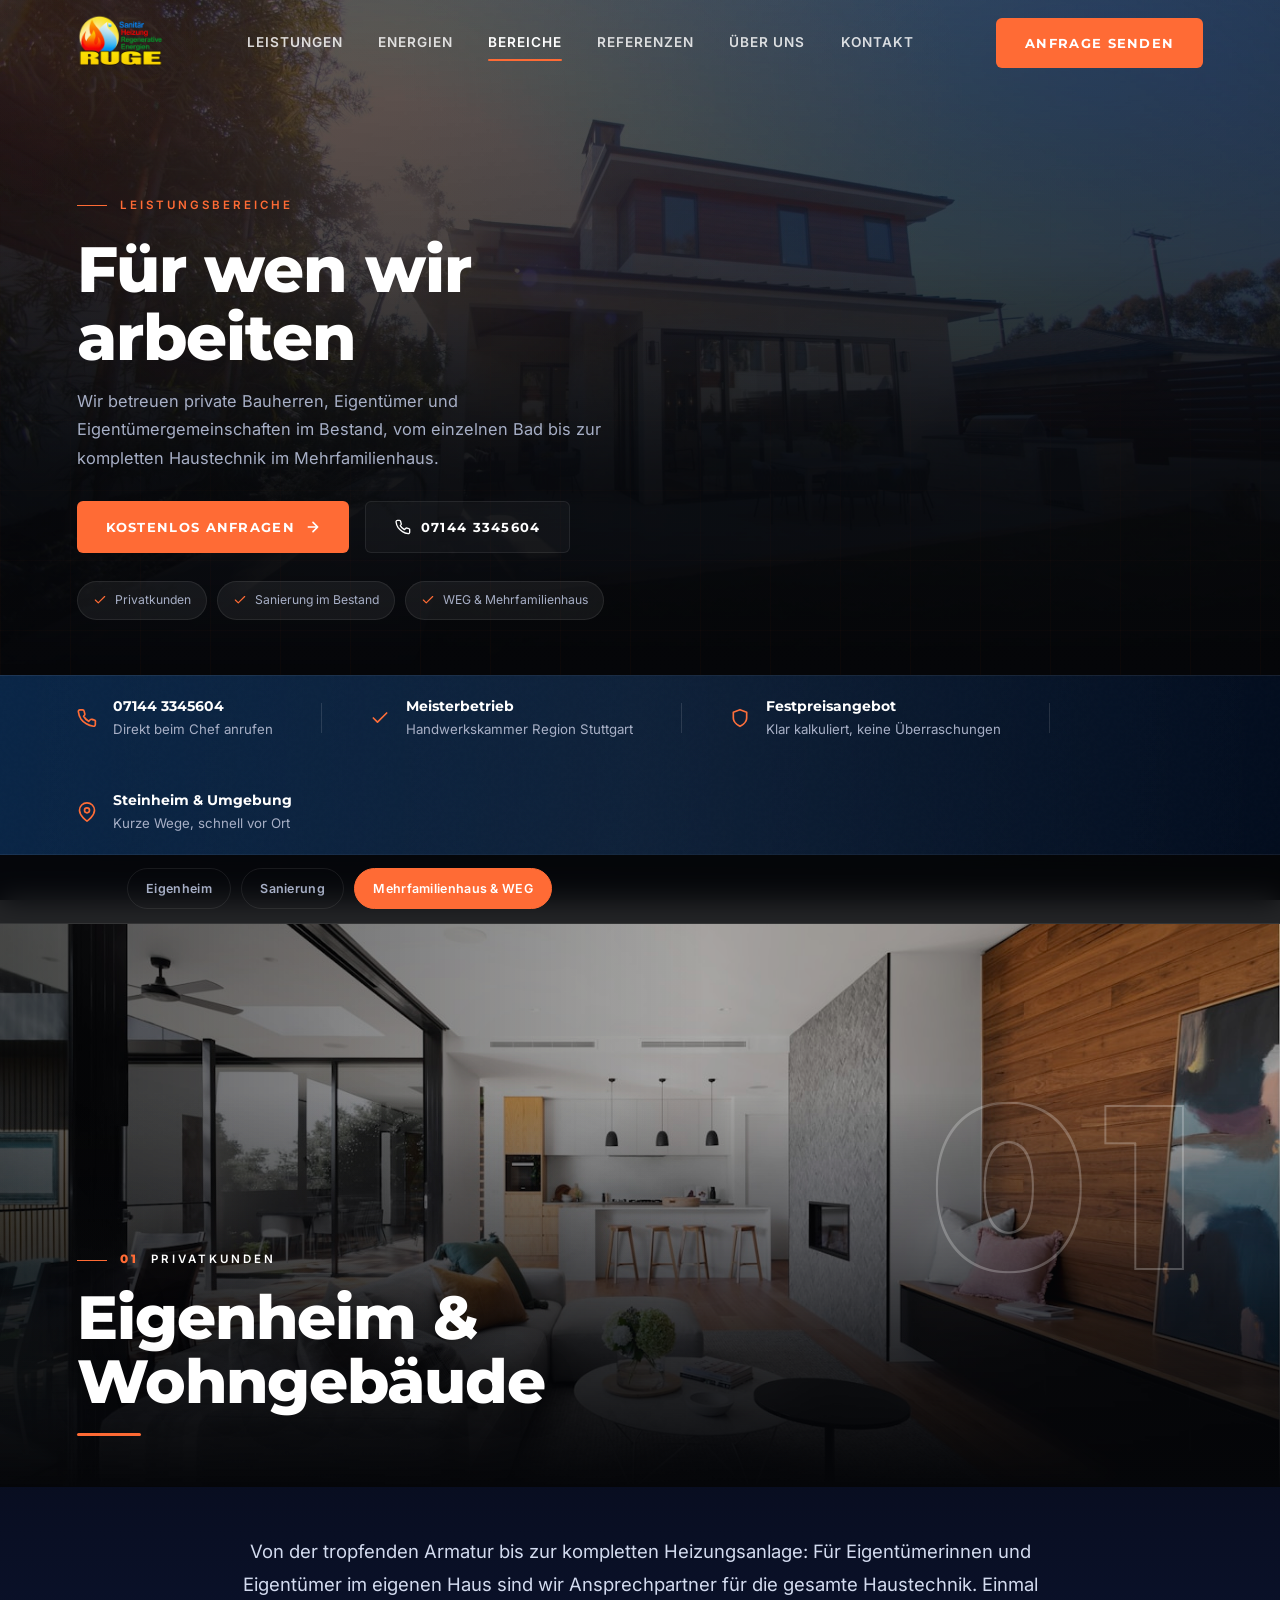
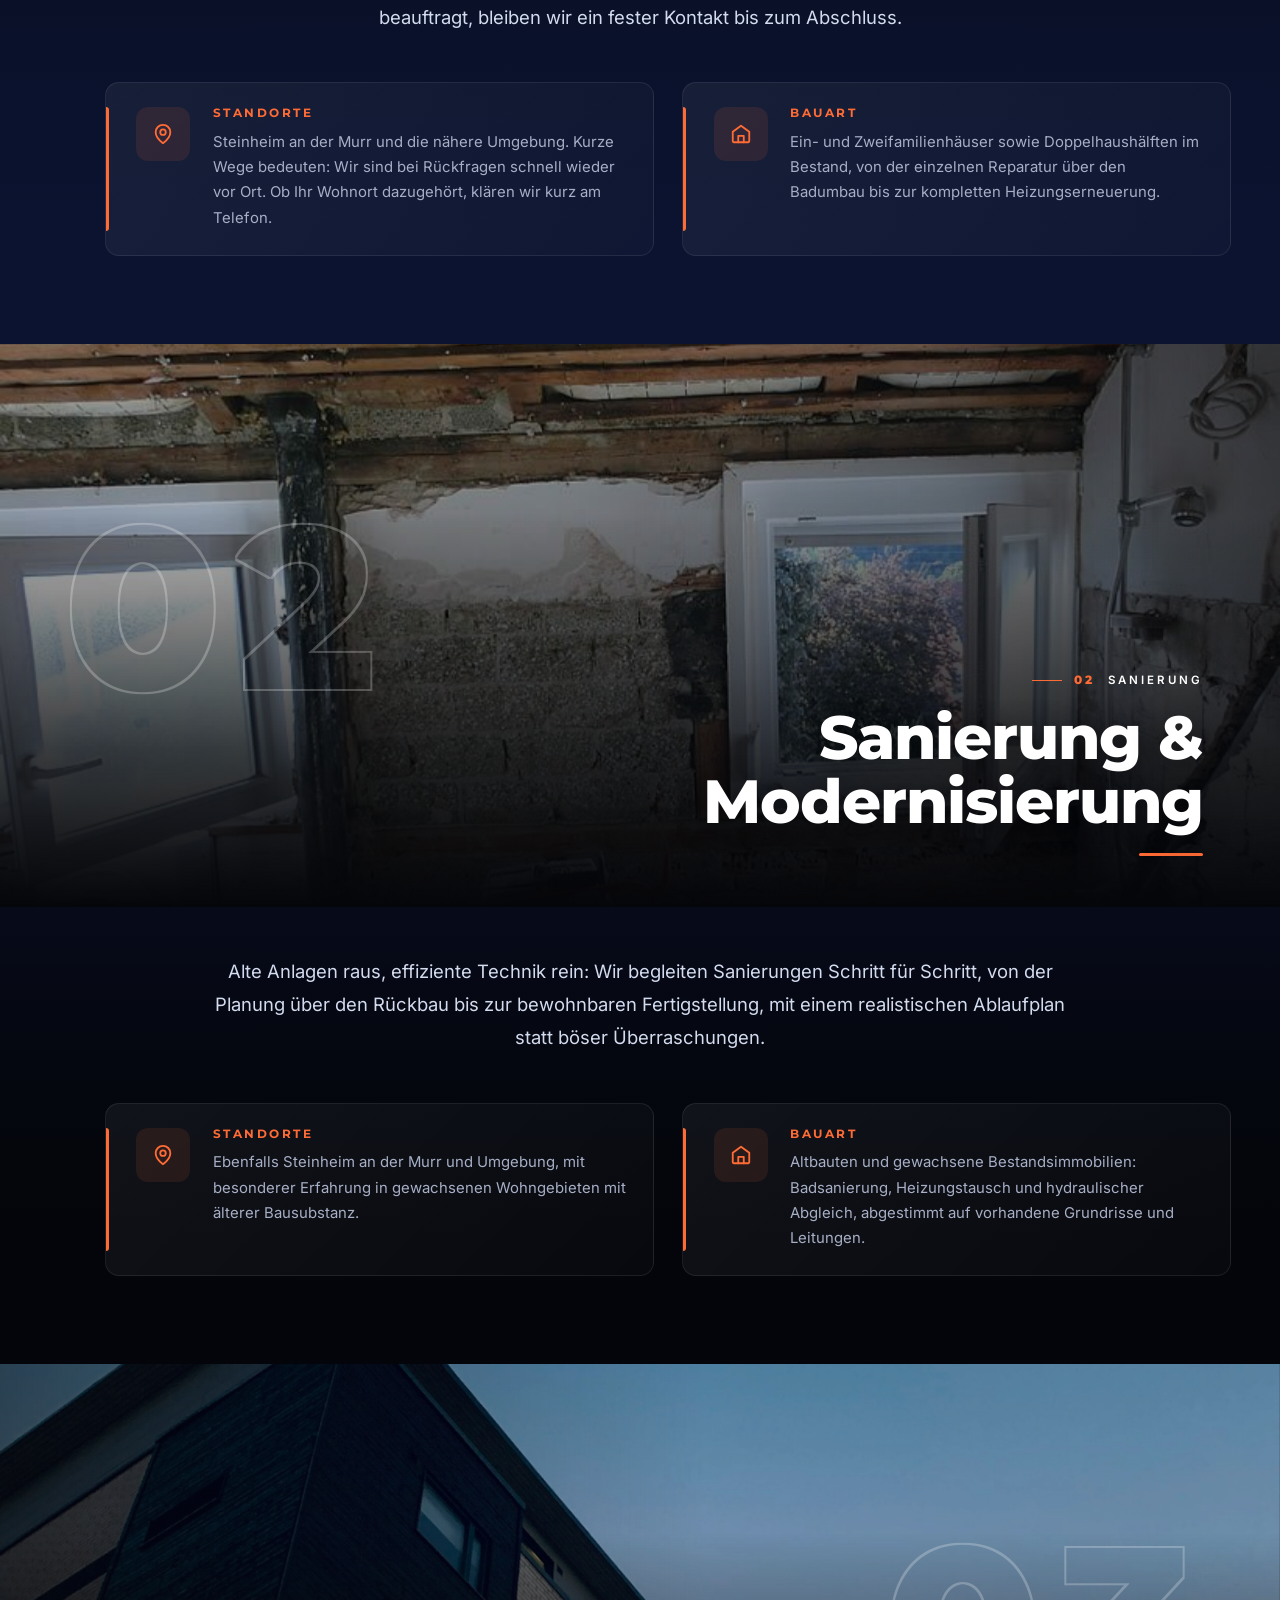
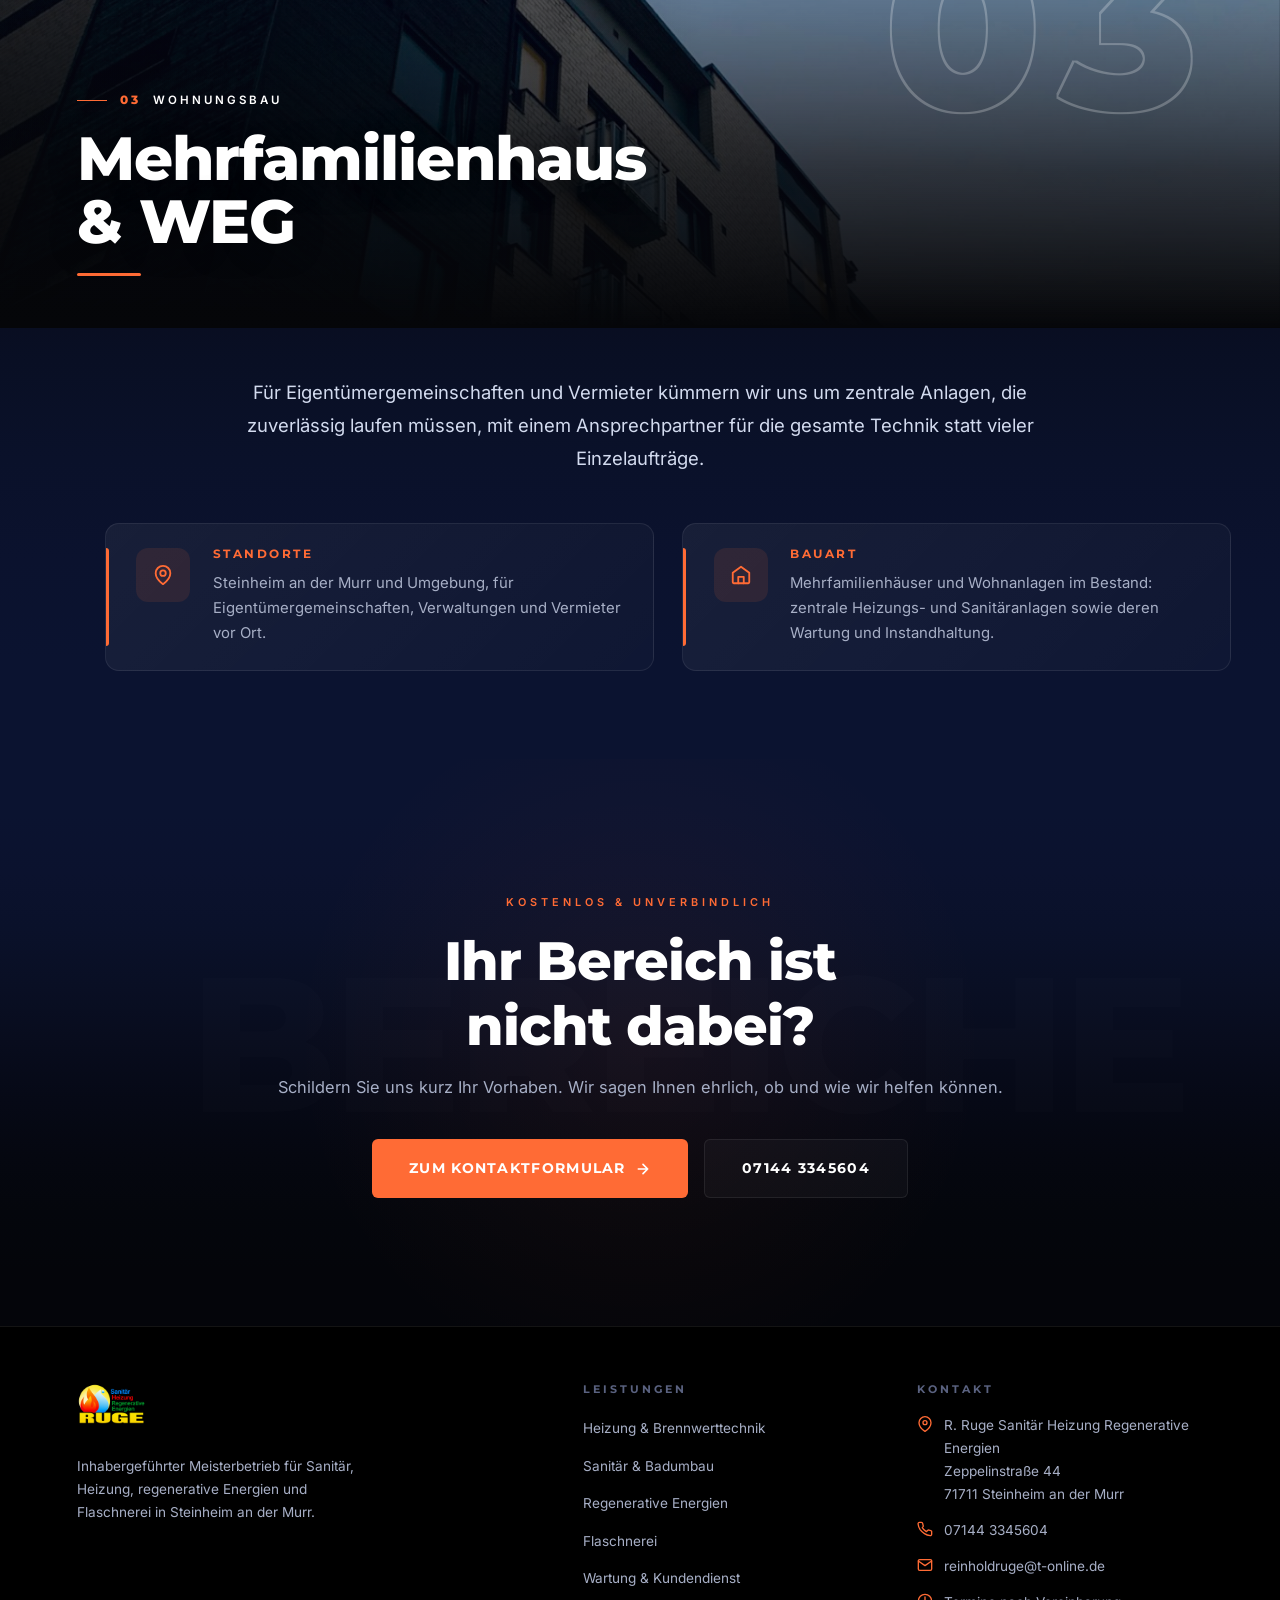
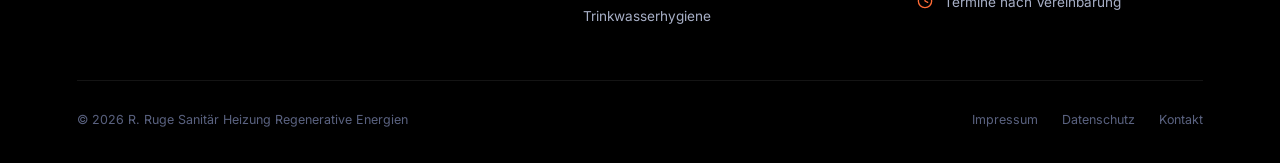
<file: bereiche.html>
<!DOCTYPE html>
<html lang="de">
<head>
<meta charset="UTF-8" />
<meta name="viewport" content="width=device-width, initial-scale=1, viewport-fit=cover" />
<title>Bereiche: Für wen wir arbeiten | R. Ruge Sanitär Heizung Regenerative Energien</title>
<meta name="description" content="R. Ruge betreut Eigenheime, Sanierungen im Bestand sowie Mehrfamilienhäuser und WEG in Steinheim an der Murr und Umgebung, mit Standorten und Bauart je Bereich." />
<meta name="theme-color" content="#01328F" />
<meta name="robots" content="noindex" />
<link rel="icon" type="image/png" href="favicon.ruge.png" />
<link rel="apple-touch-icon" href="favicon.ruge.png" />

<meta property="og:type" content="website" />
<meta property="og:locale" content="de_DE" />
<meta property="og:title" content="Bereiche | R. Ruge Sanitär Heizung Regenerative Energien" />
<meta property="og:description" content="Die drei Bereiche, in denen R. Ruge in Steinheim an der Murr und Umgebung arbeitet: Eigenheim, Sanierung im Bestand und Mehrfamilienhaus &amp; WEG." />
<meta property="og:image" content="eigenheim-wohnraum.jpg" />

<link rel="preload" href="inter-400-latin.woff2" as="font" type="font/woff2" crossorigin />
<link rel="preload" href="montserrat-800-latin.woff2" as="font" type="font/woff2" crossorigin />
<link rel="stylesheet" href="fonts.css" />
<script>document.documentElement.classList.add('js');</script>

<style>
  :root {
    --orange:        #FF6B35;
    --orange-dark:   #E85A28;
    --orange-glow:   rgba(255, 107, 53, 0.3);
    --brand-blue:    #0A2647;
    --brand-blue-d:  #030D1E;
    --navy:          #050609;
    --navy-blue:     #0b1330;
    --navy-mid:      #07091a;
    --navy-mid-blue: #0e1638;
    --navy-light:    #101733;
    --card-bg:       #0a0e20;

    /* ── Sektions-Welle: durchlaufender Verlauf über die ganze Seite ──
       up   = dunkel oben → blau unten
       down = blau oben   → dunkel unten
       full = dunkel → blau → dunkel (für einzeln stehende Sektionen)
       Aufeinanderfolgende Sektionen wechseln sich ab, dadurch treffen an
       jeder Naht immer zwei identische Farben aufeinander und die Kante
       verschwindet. Die Stopps folgen einer Smootherstep-Kurve, damit die
       Steigung an beiden Enden fast null ist (kein sichtbarer Knick). */
    --wave-up: linear-gradient(to bottom,
      #04050a 0%, #04050a 10%, #04060c 20%, #050710 30%, #060916 40%,
      #080c1d 50%, #090f24 60%, #0a112a 70%, #0b122e 80%, #0b1330 90%, #0b1330 100%);
    --wave-down: linear-gradient(to top,
      #04050a 0%, #04050a 10%, #04060c 20%, #050710 30%, #060916 40%,
      #080c1d 50%, #090f24 60%, #0a112a 70%, #0b122e 80%, #0b1330 90%, #0b1330 100%);
    --wave-full: linear-gradient(to bottom,
      #04050a 0%,  #04050a 5%,  #04060c 10%, #050710 15%, #060916 20%,
      #080c1d 25%, #090f24 30%, #0a112a 35%, #0b122e 40%, #0b1330 45%,
      #0b1330 55%, #0b122e 60%, #0a112a 65%, #090f24 70%, #080c1d 75%,
      #060916 80%, #050710 85%, #04060c 90%, #04050a 95%, #04050a 100%);
    --surface:       rgba(255,255,255,0.04);
    --border:        rgba(255,255,255,0.08);
    --text-primary:  #FFFFFF;
    --text-secondary:#A7AFC6;
    --text-muted:    #5A6280;
    --header-h: 86px;
  }
  *, *::before, *::after { margin: 0; padding: 0; box-sizing: border-box; }
  html { scroll-behavior: smooth; scroll-padding-top: calc(var(--header-h) + 56px); }
  body {
    font-family: 'Inter', system-ui, sans-serif;
    background: linear-gradient(165deg, var(--navy) 0%, var(--navy-blue) 45%, var(--navy) 100%);
    background-attachment: fixed;
    color: var(--text-primary);
    line-height: 1.7;
    overflow-x: hidden;
  }
  h1, h2, h3, h4 { font-family: 'Montserrat', sans-serif; line-height: 1.2; text-wrap: balance; }
  img, svg { max-width: 100%; }
  img { height: auto; display: block; }
  a { color: inherit; }

  ::-webkit-scrollbar { width: 6px; }
  ::-webkit-scrollbar-track { background: var(--navy); }
  ::-webkit-scrollbar-thumb { background: var(--orange); border-radius: 3px; }
  ::selection { background: var(--orange); color: #fff; }
  :focus-visible { outline: 2px solid var(--orange); outline-offset: 3px; border-radius: 3px; }

  .skip-link {
    position: absolute; left: -9999px; top: 0; z-index: 2000;
    background: var(--orange); color: #fff; padding: 0.8rem 1.4rem; font-weight: 600; text-decoration: none;
  }
  .skip-link:focus { left: 12px; top: 12px; }

  body::before {
    content: ''; position: fixed; inset: 0;
    background-image: url("data:image/svg+xml,%3Csvg viewBox='0 0 256 256' xmlns='http://www.w3.org/2000/svg'%3E%3Cfilter id='noise'%3E%3CfeTurbulence type='fractalNoise' baseFrequency='0.9' numOctaves='4' stitchTiles='stitch'/%3E%3C/filter%3E%3Crect width='100%25' height='100%25' filter='url(%23noise)' opacity='0.03'/%3E%3C/svg%3E");
    pointer-events: none; z-index: 1; opacity: 0.4;
  }
  .cursor-glow {
    position: fixed; width: 420px; height: 420px; border-radius: 50%;
    background: radial-gradient(circle, rgba(255,107,53,0.07) 0%, transparent 70%);
    pointer-events: none; transform: translate(-50%, -50%);
    z-index: 9999; transition: opacity 0.3s ease;
  }

  /* ── BUTTONS ── */
  .btn-primary {
    background: var(--orange); color: white;
    padding: 0.85rem 1.8rem; border-radius: 6px; text-decoration: none;
    font-family: 'Montserrat', sans-serif; font-weight: 700; font-size: 0.82rem;
    letter-spacing: 1.3px; text-transform: uppercase; border: none; cursor: pointer;
    transition: all 0.3s ease; position: relative; overflow: hidden;
    display: inline-flex; align-items: center; gap: 0.6rem;
  }
  .btn-primary svg { width: 16px; height: 16px; flex-shrink: 0; }
  .btn-primary::before {
    content: ''; position: absolute; top: 0; left: -100%; width: 100%; height: 100%;
    background: linear-gradient(90deg, transparent, rgba(255,255,255,0.2), transparent);
    transition: left 0.5s ease;
  }
  .btn-primary:hover { background: var(--orange-dark); transform: translateY(-2px); box-shadow: 0 8px 28px var(--orange-glow); }
  .btn-primary:hover::before { left: 100%; }
  .btn-outline {
    background: rgba(255,255,255,0.03); color: var(--text-primary);
    padding: 0.85rem 1.8rem; border-radius: 6px; text-decoration: none;
    font-family: 'Montserrat', sans-serif; font-weight: 700; font-size: 0.82rem;
    letter-spacing: 1.3px; text-transform: uppercase; border: 1px solid var(--border);
    cursor: pointer; transition: all 0.3s ease; display: inline-flex; align-items: center; gap: 0.6rem;
  }
  .btn-outline svg { width: 16px; height: 16px; flex-shrink: 0; }
  .btn-outline:hover { border-color: var(--orange); color: var(--orange); box-shadow: 0 0 22px var(--orange-glow); }

  /* ── HEADER ── */
  header.site-header {
    position: fixed; top: 0; left: 0; right: 0; z-index: 1000;
    background: transparent; border-bottom: 1px solid transparent;
    transition: background 0.4s ease, box-shadow 0.3s ease, border-color 0.4s ease, backdrop-filter 0.4s ease;
  }
  header.site-header.scrolled {
    background: linear-gradient(100deg, var(--brand-blue) 0%, var(--brand-blue-d) 100%);
    backdrop-filter: blur(16px);
    border-bottom: 1px solid rgba(255,255,255,0.1);
    box-shadow: 0 12px 34px rgba(0,0,0,0.45);
  }
  .header-inner {
    max-width: 1320px; margin-inline: auto;
    min-height: var(--header-h);
    padding: 0.6rem 6%; display: flex; align-items: center; justify-content: space-between; gap: 1.5rem;
  }
  .logo { display: inline-flex; align-items: center; flex-shrink: 0; }
  .logo img { height: 58px; width: auto; transition: height 0.3s ease; }
  .header-nav { display: flex; align-items: center; gap: 2.2rem; }
  .header-nav a {
    color: rgba(255,255,255,0.82); text-decoration: none; font-size: 0.85rem;
    font-weight: 600; letter-spacing: 1px; text-transform: uppercase;
    transition: color 0.3s; position: relative; padding: 0.3rem 0;
  }
  .header-nav a::after {
    content: ''; position: absolute; bottom: -2px; left: 0;
    width: 0; height: 2px; background: var(--orange); border-radius: 2px; transition: width 0.3s;
  }
  .header-nav a:hover, .header-nav a[aria-current="page"] { color: #fff; }
  .header-nav a:hover::after, .header-nav a[aria-current="page"]::after { width: 100%; }
  .hamburger {
    display: none; flex-direction: column; gap: 5px; cursor: pointer; padding: 4px;
    background: none; border: 0;
  }
  .hamburger span { width: 24px; height: 2px; background: #fff; border-radius: 2px; transition: all 0.3s; display: block; }
  .hamburger[aria-expanded="true"] span:nth-child(1) { transform: translateY(7px) rotate(45deg); }
  .hamburger[aria-expanded="true"] span:nth-child(2) { opacity: 0; }
  .hamburger[aria-expanded="true"] span:nth-child(3) { transform: translateY(-7px) rotate(-45deg); }
  .mobile-nav {
    position: fixed; inset: 0; background: rgba(5,6,9,0.97); backdrop-filter: blur(20px);
    z-index: 999; display: flex; flex-direction: column; align-items: center; justify-content: center; gap: 2rem;
    transform: translateX(100%); transition: transform 0.4s cubic-bezier(0.77,0,0.175,1);
    padding: 2rem;
  }
  .mobile-nav.open { transform: translateX(0); }
  .mobile-nav a {
    font-family: 'Montserrat', sans-serif; font-size: 1.7rem; font-weight: 800;
    color: var(--text-primary); text-decoration: none; text-transform: uppercase;
    letter-spacing: 2px; transition: color 0.3s;
  }
  .mobile-nav a:hover { color: var(--orange); }
  .mobile-nav .mobile-actions { display: flex; flex-direction: column; gap: 0.9rem; margin-top: 1rem; align-items: center; }
  .mobile-nav .mobile-actions .btn-primary,
  .mobile-nav .mobile-actions .btn-outline {
    padding: 0.55rem 1.1rem; font-size: 0.68rem; letter-spacing: 0.8px; white-space: nowrap;
  }
  .mobile-meta { margin-top: 1.5rem; font-size: 0.82rem; color: var(--text-secondary); text-align: center; line-height: 1.8; }

  /* ── SECTION COMMONS ── */
  section { position: relative; z-index: 1; }
  .section-eyebrow {
    display: inline-flex; align-items: center; gap: 0.7rem;
    font-size: 0.68rem; font-weight: 600; letter-spacing: 4px; text-transform: uppercase;
    color: var(--orange); margin-bottom: 1rem;
  }
  .chip {
    display: inline-flex; align-items: center; gap: 0.5rem;
    padding: 0.5rem 0.95rem; background: rgba(255,255,255,0.06); border: 1px solid var(--border);
    border-radius: 100px; font-size: 0.76rem; color: var(--text-secondary); backdrop-filter: blur(6px);
  }
  .chip svg { width: 14px; height: 14px; stroke: var(--orange); flex-shrink: 0; }

  /* ── SEITEN-HERO ── */
  .svc-hero { position: relative; min-height: clamp(620px, 75vh, 820px); display: flex; align-items: flex-end; overflow: hidden; }
  .svc-hero-media { position: absolute; inset: 0; z-index: 0; background: var(--navy-mid-blue); }
  .svc-hero-media video, .svc-hero-media img { width: 100%; height: 100%; object-fit: cover; object-position: 50% 50%; filter: brightness(0.42); }
  .svc-hero-media video { display: none; }
  @media (min-width: 769px) {
    .svc-hero-media video { display: block; }
    .svc-hero-media img.svc-hero-photo { display: none; }
  }
  .svc-hero-scrim {
    position: absolute; inset: 0; z-index: 1;
    background:
      linear-gradient(to top, rgba(5,6,9,1) 0%, rgba(5,6,9,0.82) 30%, rgba(5,6,9,0.4) 62%, rgba(5,6,9,0.18) 100%),
      radial-gradient(ellipse at 18% 15%, rgba(255,107,53,0.14) 0%, transparent 50%),
      radial-gradient(ellipse at 85% 10%, rgba(1,50,143,0.22) 0%, transparent 45%);
  }
  .svc-hero-grid {
    position: absolute; inset: 0; z-index: 2;
    background-image: linear-gradient(rgba(255,107,53,0.04) 1px, transparent 1px),
                      linear-gradient(90deg, rgba(255,107,53,0.04) 1px, transparent 1px);
    background-size: 70px 70px;
    mask-image: linear-gradient(to top, rgba(0,0,0,0.7) 0%, transparent 75%);
  }
  .svc-hero-content { position: relative; z-index: 3; padding: calc(var(--header-h) + 2.5rem) 6% 3.4rem; max-width: 880px; width: 100%; }
  /* Flache Fenster: Innenabstand reduzieren, damit der Inhalt in die einheitliche Hero-Höhe passt */
  @media (min-width: 769px) and (max-height: 800px) {
    .svc-hero-content { padding-top: calc(var(--header-h) + 1.5rem); padding-bottom: 2.6rem; }
  }
  .svc-hero-content .hero-eyebrow {
    display: flex; align-items: center; gap: 0.8rem;
    font-size: 0.72rem; font-weight: 600; letter-spacing: 3px; text-transform: uppercase;
    color: var(--orange); margin-bottom: 1.3rem;
    opacity: 0; transform: translateY(20px); animation: fadeUp 0.8s ease 0.15s forwards;
  }
  .svc-hero-content .hero-eyebrow::before { content: ''; width: 30px; height: 1px; background: var(--orange); flex-shrink: 0; }
  .svc-hero-content h1 {
    font-size: clamp(2.3rem, 5vw, 4rem); font-weight: 800; line-height: 1.05;
    letter-spacing: -1px; margin-bottom: 1rem;
    opacity: 0; transform: translateY(28px); animation: fadeUp 0.8s ease 0.3s forwards;
  }
  .svc-hero-content .hero-sub {
    font-size: 1.02rem; color: var(--text-secondary); max-width: 560px;
    line-height: 1.75; margin-bottom: 1.8rem;
    opacity: 0; transform: translateY(28px); animation: fadeUp 0.8s ease 0.45s forwards;
  }
  .svc-hero-actions {
    display: flex; gap: 1rem; flex-wrap: wrap; margin-bottom: 1.8rem;
    opacity: 0; transform: translateY(24px); animation: fadeUp 0.8s ease 0.55s forwards;
  }
  .svc-hero-content .hero-chips {
    list-style: none; display: flex; flex-wrap: wrap; gap: 0.6rem;
    opacity: 0; transform: translateY(18px); animation: fadeUp 0.8s ease 0.7s forwards;
  }
  @keyframes fadeUp { to { opacity: 1; transform: translateY(0); } }

  /* ── INFO BAND ── */
  .info-band {
    /* dezent: gleiches Blau wie die Menüleiste statt Orange */
    background: linear-gradient(100deg, var(--brand-blue) 0%, var(--brand-blue-d) 100%); padding: 1.2rem 6%;
    border-top: 1px solid rgba(255,255,255,0.08); border-bottom: 1px solid rgba(255,255,255,0.06);
    display: flex; align-items: center; gap: 3rem; overflow: hidden; position: relative; flex-wrap: wrap;
  }
  .info-band::before {
    content: ''; position: absolute; inset: 0;
    background: linear-gradient(90deg, transparent, rgba(255,255,255,0.035), transparent);
    animation: shimmer 3.5s infinite;
  }
  @keyframes shimmer { from { transform: translateX(-100%); } to { transform: translateX(100%); } }
  .info-item { display: flex; align-items: center; gap: 1rem; white-space: nowrap; text-decoration: none; color: #fff; }
  .info-item svg { width: 20px; height: 20px; stroke: var(--orange); flex-shrink: 0; }
  .info-item strong { font-family: 'Montserrat', sans-serif; font-size: 0.85rem; font-weight: 700; display: block; }
  .info-item span { font-size: 0.83rem; color: var(--text-secondary); }
  .info-item strong { color: #fff; }
  .info-div { width: 1px; height: 30px; background: rgba(255,255,255,0.12); flex-shrink: 0; }

  /* ── SUB-NAVIGATION (Sprungmarken) ── */
  .svc-subnav {
    position: sticky; top: var(--header-h); z-index: 500;
    background: rgba(5,6,9,0.88); backdrop-filter: blur(14px);
    border-bottom: 1px solid var(--border);
  }
  .svc-subnav-inner {
    max-width: 1180px; margin-inline: auto; display: flex; gap: 0.6rem;
    padding: 0.85rem 6%; overflow-x: auto; scrollbar-width: none;
  }
  .svc-subnav-inner::-webkit-scrollbar { display: none; }
  .svc-pill {
    flex-shrink: 0; display: inline-flex; align-items: center; gap: 0.5rem;
    padding: 0.55rem 1.15rem; border-radius: 100px; border: 1px solid var(--border);
    color: var(--text-secondary); text-decoration: none; font-size: 0.78rem; font-weight: 600;
    letter-spacing: 0.3px; white-space: nowrap; transition: all 0.25s;
  }
  .svc-pill:hover { color: #fff; border-color: rgba(255,107,53,0.4); }
  .svc-pill.active { background: var(--orange); border-color: var(--orange); color: #fff; }

  /* ── BEREICH-SEKTIONEN ── */
  /* Welle: bereich → alt → bereich → cta → footer laufen durch */
  .bereich-section { background: var(--wave-up); scroll-margin-top: calc(var(--header-h) + 56px); }
  .bereich-section.alt { background: var(--wave-down); }

  /* Titelbild: die Überschrift sitzt im Foto */
  .bereich-media { position: relative; width: 100%; height: clamp(380px, 44vw, 600px); overflow: hidden; background: #0a1929; }
  .bereich-media img { width: 100%; height: 100%; object-fit: cover; display: block; filter: brightness(0.72); transition: transform 1.2s cubic-bezier(0.4,0,0.2,1); }
  .bereich-section:hover .bereich-media img { transform: scale(1.04); }
  .bereich-media::after {
    content: ''; position: absolute; inset: 0; pointer-events: none;
    background:
      linear-gradient(to bottom, rgba(5,6,9,0) 30%, rgba(5,6,9,0.7) 72%, rgba(5,6,9,1) 100%),
      linear-gradient(to right, rgba(5,6,9,0.55) 0%, rgba(5,6,9,0) 55%);
  }
  .bereich-section.alt .bereich-media::after {
    background:
      linear-gradient(to bottom, rgba(5,6,9,0) 30%, rgba(5,6,9,0.7) 72%, rgba(5,6,9,1) 100%),
      linear-gradient(to left, rgba(5,6,9,0.55) 0%, rgba(5,6,9,0) 55%);
  }
  .bereich-title {
    position: absolute; left: 0; right: 0; bottom: clamp(2rem, 4vw, 3.4rem); z-index: 2;
    padding-inline: 6%;
  }
  .bereich-title-inner { max-width: 1180px; margin-inline: auto; }
  .bereich-section.alt .bereich-title-inner { text-align: right; }
  .bereich-eyebrow {
    display: inline-flex; align-items: center; gap: 0.8rem; margin-bottom: 1rem;
    font-size: 0.72rem; font-weight: 700; letter-spacing: 3px; text-transform: uppercase; color: #fff;
  }
  .bereich-eyebrow::before { content: ''; width: 30px; height: 1px; background: var(--orange); }
  .bereich-eyebrow b { color: var(--orange); font-family: 'Montserrat', sans-serif; font-weight: 800; }
  .bereich-title h2 {
    font-size: clamp(2.2rem, 5vw, 3.8rem); font-weight: 800; line-height: 1.05;
    letter-spacing: -1px; text-shadow: 0 4px 30px rgba(0,0,0,0.45);
  }
  .bereich-title h2::after {
    content: ''; display: block; width: 64px; height: 3px; border-radius: 2px;
    background: var(--orange); margin-top: 1.2rem;
  }
  .bereich-section.alt .bereich-title h2::after { margin-left: auto; }
  /* Titel bleibt links (bzw. rechts bei .alt) und läuft nie in die große Nummer */
  .bereich-title-inner > * { max-width: 58%; }
  .bereich-section.alt .bereich-title h2 { margin-left: auto; }
  /* Umriss-Nummer: Laufweite, damit sich die Konturen der Ziffern nicht berühren/kreuzen */
  .bereich-num-bg {
    position: absolute; right: 5%; top: 50%; transform: translateY(-58%); z-index: 1;
    font-family: 'Montserrat', sans-serif; font-weight: 800; font-size: clamp(8rem, 18vw, 16rem);
    line-height: 1; letter-spacing: 0.08em; color: #fff;
    /* SVG-Filter #num-outline: nur der echte Außenrand, keine inneren Glyphen-Überlappungen */
    filter: url(#num-outline); opacity: 0.24;
    pointer-events: none; user-select: none;
  }
  .bereich-section.alt .bereich-num-bg { right: auto; left: 5%; }

  .bereich-body { padding: 3rem 6% 5.5rem; }
  .bereich-inner { max-width: 1180px; margin-inline: auto; position: relative; }

  /* Fließtext oben, Kacheln zentriert darunter */
  .bereich-split { display: grid; grid-template-columns: 1fr; gap: clamp(2rem, 4vw, 3rem); }
  .bereich-text { max-width: 860px; margin-inline: auto; text-align: center; }
  .bereich-intro { color: #D3DBEF; font-size: 1.15rem; line-height: 1.8; }
  .bereich-tiles { display: grid; grid-template-columns: 1fr 1fr; gap: 1.8rem; }
  .bereich-tile {
    position: relative; overflow: hidden;
    display: flex; align-items: flex-start; gap: 1.4rem;
    padding: 1.5rem 1.6rem 1.5rem 1.9rem; border-radius: 14px;
    background: linear-gradient(135deg, rgba(255,255,255,0.055) 0%, rgba(255,255,255,0.02) 100%);
    border: 1px solid var(--border);
    transition: border-color 0.3s, transform 0.3s, background 0.3s;
  }
  .bereich-tile::before {
    content: ''; position: absolute; left: 0; top: 1.5rem; bottom: 1.5rem; width: 3px;
    border-radius: 0 3px 3px 0; background: var(--orange); transition: top 0.3s, bottom 0.3s;
  }
  .bereich-tile:hover { border-color: rgba(255,107,53,0.35); transform: translateX(4px); }
  .bereich-tile:hover::before { top: 0; bottom: 0; }
  .bereich-tile h3 {
    font-size: 0.72rem; font-weight: 700; letter-spacing: 2.5px; text-transform: uppercase;
    color: var(--orange); margin-bottom: 0.55rem;
  }
  .bereich-tile p { font-size: 0.93rem; color: var(--text-secondary); line-height: 1.7; }
  .bereich-tile-icon {
    flex-shrink: 0; width: 54px; height: 54px; border-radius: 12px;
    display: flex; align-items: center; justify-content: center;
    background: rgba(255,107,53,0.1); transition: background 0.3s;
  }
  .bereich-tile-icon svg { width: 22px; height: 22px; stroke: var(--orange); transition: stroke 0.3s; }
  .bereich-tile:hover .bereich-tile-icon { background: var(--orange); }
  .bereich-tile:hover .bereich-tile-icon svg { stroke: #fff; }

  /* ── CTA ── */
  .cta-section {
    padding: 8rem 6%; text-align: center; position: relative; overflow: hidden;
    background: var(--wave-down);
  }
  .cta-section::before {
    content: 'BEREICHE'; position: absolute; top: 50%; left: 50%; transform: translate(-50%, -50%);
    font-family: 'Montserrat', sans-serif; font-size: 15vw; font-weight: 800;
    color: rgba(255,255,255,0.013); white-space: nowrap; pointer-events: none; letter-spacing: -5px;
  }
  .cta-section::after {
    content: ''; position: absolute; top: 50%; left: 50%; transform: translate(-50%, -50%);
    width: 700px; height: 700px; border-radius: 50%;
    background: radial-gradient(circle, rgba(255,107,53,0.06) 0%, transparent 70%); pointer-events: none;
  }
  .cta-inner { position: relative; z-index: 2; }
  .cta-section h2 { font-size: clamp(2.1rem, 4.4vw, 3.4rem); font-weight: 800; margin-bottom: 1rem; letter-spacing: -1px; }
  .cta-section p { color: var(--text-secondary); font-size: 1.02rem; margin-bottom: 2.3rem; }
  .cta-actions { display: flex; gap: 1rem; justify-content: center; flex-wrap: wrap; }
  .cta-actions .btn-primary, .cta-actions .btn-outline { padding: 1.05rem 2.3rem; font-size: 0.88rem; }

  /* ── FOOTER ── */
  /* Seitenabschluss: durchgehend schwarz, kein Verlauf */
  footer.site-footer { background: #000; border-top: 1px solid var(--border); padding: 3.5rem 6% 2rem; }
  .footer-top { display: grid; grid-template-columns: 1.6fr 1fr 1fr; gap: 3rem; padding-bottom: 2.5rem; border-bottom: 1px solid var(--border); margin-bottom: 1.8rem; }
  .footer-logo { display: inline-block; margin-bottom: 1.1rem; }
  .footer-logo img { height: 46px; width: auto; }
  .footer-brand p { font-size: 0.85rem; color: var(--text-secondary); line-height: 1.7; max-width: 300px; }
  .footer-col h4 { font-size: 0.68rem; letter-spacing: 3px; text-transform: uppercase; color: var(--text-muted); margin-bottom: 1.1rem; }
  .footer-col ul { list-style: none; }
  .footer-col ul li { margin-bottom: 0.65rem; }
  .footer-col ul li a { color: var(--text-secondary); text-decoration: none; font-size: 0.85rem; transition: color 0.3s; }
  .footer-col ul li a:hover { color: var(--orange); }
  .footer-contact { display: flex; flex-direction: column; gap: 0.8rem; }
  .f-row { display: flex; align-items: flex-start; gap: 0.7rem; font-size: 0.85rem; color: var(--text-secondary); }
  .f-row svg { width: 16px; height: 16px; stroke: var(--orange); flex-shrink: 0; margin-top: 2px; }
  .f-row a { color: var(--text-secondary); text-decoration: none; transition: color 0.3s; }
  .f-row a:hover { color: var(--orange); }
  .footer-bottom { display: flex; align-items: center; justify-content: space-between; flex-wrap: wrap; gap: 1rem; }
  .footer-bottom p { font-size: 0.78rem; color: var(--text-muted); }
  .footer-bottom-links { display: flex; gap: 1.5rem; }
  .footer-bottom-links a { color: var(--text-muted); text-decoration: none; font-size: 0.78rem; transition: color 0.3s; }
  .footer-bottom-links a:hover { color: var(--orange); }

  /* ── MOBILE ACTION BAR ── */
  .action-bar {
    display: none; position: fixed; left: 0; right: 0; bottom: 0; z-index: 900;
    background: rgba(5,6,9,0.92); backdrop-filter: blur(14px);
    border-top: 1px solid var(--border);
    padding: 0.7rem 5%; gap: 0.7rem;
  }
  .action-bar a {
    flex: 1; min-width: 0; display: flex; align-items: center; justify-content: center; gap: 0.4rem;
    padding: 0.85rem 0.5rem; border-radius: 8px; text-decoration: none; white-space: nowrap;
    font-family: 'Montserrat', sans-serif; font-weight: 700; font-size: 0.76rem;
    letter-spacing: 0.3px; text-transform: uppercase;
  }
  .action-bar svg { width: 16px; height: 16px; }
  .ab-call { background: rgba(255,255,255,0.06); color: #fff; border: 1px solid var(--border); }
  .ab-mail { background: var(--orange); color: #fff; }

  /* ── REVEAL ANIMATIONEN ── */
  .reveal { opacity: 0; transform: translateY(40px); transition: opacity 0.7s ease, transform 0.7s ease; }
  .reveal.visible { opacity: 1; transform: translateY(0); }

  /* ── RESPONSIVE ── */
  @media (max-width: 1024px) {
    .footer-top { grid-template-columns: 1fr 1fr; }
    .bereich-tiles { grid-template-columns: 1fr; gap: 1rem; }
  }
  @media (max-width: 768px) {
    :root { --header-h: 68px; }
    .logo img { height: 42px; }
    .header-nav, .header-inner .btn-primary { display: none; }
    .hamburger { display: flex; }
    .svc-hero { min-height: 60vh; }
    .bereich-body { padding: 1.8rem 6% 3.6rem; }
    .bereich-num-bg { display: none; }
    .bereich-media { height: clamp(300px, 85vw, 420px); }
    .bereich-section.alt .bereich-title-inner { text-align: left; }
    .bereich-section.alt .bereich-title h2::after { margin-left: 0; }
    .bereich-section.alt .bereich-media::after {
      background: linear-gradient(to bottom, rgba(5,6,9,0) 30%, rgba(5,6,9,0.7) 72%, rgba(5,6,9,1) 100%);
    }
    .bereich-title-inner > * { max-width: none; }
    .bereich-intro { font-size: 1.05rem; }
    .info-band { flex-direction: column; align-items: flex-start; gap: 1.2rem; }
    .info-div { display: none; }
    .footer-top { grid-template-columns: 1fr; }
    .footer-bottom { flex-direction: column; text-align: center; }
    .cta-actions, .svc-hero-actions { flex-direction: column; align-items: stretch; text-align: center; }
    .action-bar { display: flex; }
    body { padding-bottom: 68px; }
    .cursor-glow { display: none; }
  }
</style>
<link rel="stylesheet" href="motion.css" />
<link rel="stylesheet" href="motion.v2.css" />
<link rel="stylesheet" href="mobile.css" />
</head>

<body>
<a class="skip-link" href="#main">Zum Inhalt springen</a>
<div class="cursor-glow" id="cursorGlow"></div>

<!-- ══ MOBILE NAV ══ -->
<nav class="mobile-nav" id="mobileNav" aria-label="Mobile Navigation">
  <a href="leistungen.html">Leistungen</a>
  <a href="energien.html">Energien</a>
  <a href="bereiche.html" aria-current="page">Bereiche</a>
  <a href="referenzen.html">Referenzen</a>
  <a href="ueber-uns.html">Über uns</a>
  <a href="index.html#faq">FAQ</a>
  <div class="mobile-actions">
    <a href="kontakt.php" class="btn-primary">Anfrage senden</a>
    <a href="tel:+4971443345604" class="btn-outline">07144 3345604</a>
  </div>
  <div class="mobile-meta">
    R. Ruge Sanitär Heizung Regenerative Energien<br />
    Zeppelinstraße 44 · 71711 Steinheim an der Murr
  </div>
</nav>

<!-- ══ HEADER ══ -->
<header class="site-header" id="header">
  <div class="header-inner">
    <a href="index.html" class="logo" aria-label="Zur Startseite von R. Ruge">
      <img src="logo-ruge.png" width="712" height="424" alt="Logo R. Ruge Sanitär Heizung Regenerative Energien" />
    </a>
    <nav class="header-nav" aria-label="Hauptnavigation">
      <a href="leistungen.html">Leistungen</a>
      <a href="energien.html">Energien</a>
      <a href="bereiche.html" aria-current="page">Bereiche</a>
      <a href="referenzen.html">Referenzen</a>
      <a href="ueber-uns.html">Über uns</a>
      <a href="kontakt.php">Kontakt</a>
    </nav>
    <a href="kontakt.php" class="btn-primary">Anfrage senden</a>
    <button class="hamburger" id="hamburger" type="button" aria-label="Menü öffnen" aria-expanded="false" aria-controls="mobileNav">
      <span></span><span></span><span></span>
    </button>
  </div>
</header>

<!-- Filter für die Umriss-Nummern: nur der Außenrand, keine inneren Konturen -->
<svg width="0" height="0" style="position:absolute" aria-hidden="true" focusable="false">
  <filter id="num-outline" x="-5%" y="-5%" width="110%" height="110%" color-interpolation-filters="sRGB">
    <feMorphology in="SourceAlpha" operator="dilate" radius="1.5" result="grown" />
    <feComposite in="grown" in2="SourceAlpha" operator="out" result="ring" />
    <feFlood flood-color="#ffffff" />
    <feComposite in2="ring" operator="in" />
  </filter>
</svg>

<main id="main">

<!-- ══ SEITEN-HERO ══ -->
<section class="svc-hero" id="hero">
  <div class="svc-hero-media">
    <video autoplay muted loop playsinline preload="auto" poster="bereiche-hero-poster.jpg" aria-hidden="true">
      <source src="bereiche-hero.mp4" type="video/mp4" />
    </video>
    <img class="svc-hero-photo" src="bereiche-hero-poster.jpg" width="1920" height="1080" fetchpriority="high"
         alt="Modernes Wohnhaus mit Terrasse in der Abenddämmerung" />
  </div>
  <div class="svc-hero-scrim"></div>
  <div class="svc-hero-grid"></div>
  <div class="svc-hero-content">
    <p class="hero-eyebrow"><span>Leistungsbereiche</span></p>
    <h1>Für wen wir<br />arbeiten</h1>
    <p class="hero-sub">
      Wir betreuen private Bauherren, Eigentümer und Eigentümergemeinschaften im Bestand,
      vom einzelnen Bad bis zur kompletten Haustechnik im Mehrfamilienhaus.
    </p>
    <div class="svc-hero-actions">
      <a href="kontakt.php" class="btn-primary">
        Kostenlos anfragen
        <svg viewBox="0 0 24 24" fill="none" stroke="currentColor" stroke-width="2.5" stroke-linecap="round" stroke-linejoin="round"><path d="M5 12h14M12 5l7 7-7 7"/></svg>
      </a>
      <a href="tel:+4971443345604" class="btn-outline">
        <svg viewBox="0 0 24 24" fill="none" stroke="currentColor" stroke-width="2" stroke-linecap="round" stroke-linejoin="round"><path d="M22 16.92v3a2 2 0 0 1-2.18 2 19.79 19.79 0 0 1-8.63-3.07A19.5 19.5 0 0 1 4.69 13.1 19.79 19.79 0 0 1 1.62 4.44 2 2 0 0 1 3.6 2.18h3a2 2 0 0 1 2 1.72c.13.96.36 1.9.7 2.81a2 2 0 0 1-.45 2.11L7.91 9.91a16 16 0 0 0 6.09 6.09l1.88-1.88a2 2 0 0 1 2.11-.45c.91.34 1.85.57 2.81.7A2 2 0 0 1 22 16.92z"/></svg>
        07144 3345604
      </a>
    </div>
    <ul class="hero-chips">
      <li class="chip"><svg viewBox="0 0 24 24" fill="none" stroke="currentColor" stroke-width="2" stroke-linecap="round" stroke-linejoin="round"><polyline points="20 6 9 17 4 12"/></svg>Privatkunden</li>
      <li class="chip"><svg viewBox="0 0 24 24" fill="none" stroke="currentColor" stroke-width="2" stroke-linecap="round" stroke-linejoin="round"><polyline points="20 6 9 17 4 12"/></svg>Sanierung im Bestand</li>
      <li class="chip"><svg viewBox="0 0 24 24" fill="none" stroke="currentColor" stroke-width="2" stroke-linecap="round" stroke-linejoin="round"><polyline points="20 6 9 17 4 12"/></svg>WEG &amp; Mehrfamilienhaus</li>
    </ul>
  </div>
</section>


<!-- ══ INFO BAND ══ -->
<div class="info-band">
  <a class="info-item" href="tel:+4971443345604">
    <svg viewBox="0 0 24 24" fill="none" stroke-width="2" stroke-linecap="round" stroke-linejoin="round"><path d="M22 16.92v3a2 2 0 0 1-2.18 2 19.79 19.79 0 0 1-8.63-3.07A19.5 19.5 0 0 1 4.69 13.1 19.79 19.79 0 0 1 1.62 4.44 2 2 0 0 1 3.6 2.18h3a2 2 0 0 1 2 1.72c.127.96.361 1.903.7 2.81a2 2 0 0 1-.45 2.11L7.91 9.91a16 16 0 0 0 6.09 6.09l1.88-1.88a2 2 0 0 1 2.11-.45c.907.339 1.85.573 2.81.7A2 2 0 0 1 22 16.92z"/></svg>
    <span><strong>07144 3345604</strong><span>Direkt beim Chef anrufen</span></span>
  </a>
  <div class="info-div"></div>
  <div class="info-item">
    <svg viewBox="0 0 24 24" fill="none" stroke-width="2" stroke-linecap="round" stroke-linejoin="round"><polyline points="20 6 9 17 4 12"/></svg>
    <span><strong>Meisterbetrieb</strong><span>Handwerkskammer Region Stuttgart</span></span>
  </div>
  <div class="info-div"></div>
  <div class="info-item">
    <svg viewBox="0 0 24 24" fill="none" stroke-width="2" stroke-linecap="round" stroke-linejoin="round"><path d="M12 22s8-4 8-10V5l-8-3-8 3v7c0 6 8 10 8 10z"/></svg>
    <span><strong>Festpreisangebot</strong><span>Klar kalkuliert, keine Überraschungen</span></span>
  </div>
  <div class="info-div"></div>
  <div class="info-item">
    <svg viewBox="0 0 24 24" fill="none" stroke-width="2" stroke-linecap="round" stroke-linejoin="round"><path d="M21 10c0 7-9 13-9 13s-9-6-9-13a9 9 0 0 1 18 0z"/><circle cx="12" cy="10" r="3"/></svg>
    <span><strong>Steinheim &amp; Umgebung</strong><span>Kurze Wege, schnell vor Ort</span></span>
  </div>
</div>

<!-- ══ SPRUNGMARKEN ══ -->
<nav class="svc-subnav" aria-label="Bereiche Sprungnavigation">
  <div class="svc-subnav-inner">
    <a class="svc-pill" href="#eigenheim">Eigenheim</a>
    <a class="svc-pill" href="#sanierung">Sanierung</a>
    <a class="svc-pill" href="#mehrfamilienhaus">Mehrfamilienhaus &amp; WEG</a>
  </div>
</nav>

<!-- 1 · EIGENHEIM & WOHNGEBÄUDE -->
<section class="bereich-section" id="eigenheim">
  <div class="bereich-media">
    <img src="eigenheim-wohnraum.jpg" width="1400" height="952" loading="lazy" decoding="async" alt="Modernes, offenes Wohnzimmer mit Küche in einem Eigenheim" />
    <span class="bereich-num-bg" aria-hidden="true">01</span>
    <div class="bereich-title">
      <div class="bereich-title-inner reveal">
        <p class="bereich-eyebrow"><b>01</b> Privatkunden</p>
        <h2>Eigenheim &amp;<br />Wohngebäude</h2>
      </div>
    </div>
  </div>
  <div class="bereich-body">
    <div class="bereich-inner bereich-split">
      <div class="bereich-text reveal">
        <p class="bereich-intro">
          Von der tropfenden Armatur bis zur kompletten Heizungsanlage: Für Eigentümerinnen
          und Eigentümer im eigenen Haus sind wir Ansprechpartner für die gesamte Haustechnik.
          Einmal beauftragt, bleiben wir ein fester Kontakt bis zum Abschluss.
        </p>
      </div>
      <div class="bereich-tiles reveal">
          <div class="bereich-tile">
            <span class="bereich-tile-icon" aria-hidden="true"><svg viewBox="0 0 24 24" fill="none" stroke-width="2" stroke-linecap="round" stroke-linejoin="round"><path d="M20 10c0 6-8 12-8 12s-8-6-8-12a8 8 0 0 1 16 0z"/><circle cx="12" cy="10" r="3"/></svg></span>
            <div>
            <h3>Standorte</h3>
            <p>Steinheim an der Murr und die nähere Umgebung. Kurze Wege bedeuten: Wir sind bei Rückfragen schnell wieder vor Ort. Ob Ihr Wohnort dazugehört, klären wir kurz am Telefon.</p>
            </div>
          </div>
          <div class="bereich-tile">
            <span class="bereich-tile-icon" aria-hidden="true"><svg viewBox="0 0 24 24" fill="none" stroke-width="2" stroke-linecap="round" stroke-linejoin="round"><path d="M3 9.5 12 3l9 6.5V20a1 1 0 0 1-1 1H4a1 1 0 0 1-1-1z"/><path d="M9 21v-7h6v7"/></svg></span>
            <div>
            <h3>Bauart</h3>
            <p>Ein- und Zweifamilienhäuser sowie Doppelhaushälften im Bestand, von der einzelnen Reparatur über den Badumbau bis zur kompletten Heizungserneuerung.</p>
            </div>
          </div>
      </div>
    </div>
  </div>
</section>

<!-- 2 · SANIERUNG & MODERNISIERUNG -->
<section class="bereich-section alt" id="sanierung">
  <div class="bereich-media">
    <img src="sanierung-rohbau.jpg" width="822" height="600" loading="lazy" decoding="async" alt="Badezimmer im Rohbau während einer Sanierung" />
    <span class="bereich-num-bg" aria-hidden="true">02</span>
    <div class="bereich-title">
      <div class="bereich-title-inner reveal">
        <p class="bereich-eyebrow"><b>02</b> Sanierung</p>
        <h2>Sanierung &amp;<br />Modernisierung</h2>
      </div>
    </div>
  </div>
  <div class="bereich-body">
    <div class="bereich-inner bereich-split">
      <div class="bereich-text reveal">
        <p class="bereich-intro">
          Alte Anlagen raus, effiziente Technik rein: Wir begleiten Sanierungen Schritt für
          Schritt, von der Planung über den Rückbau bis zur bewohnbaren Fertigstellung, mit
          einem realistischen Ablaufplan statt böser Überraschungen.
        </p>
      </div>
      <div class="bereich-tiles reveal">
          <div class="bereich-tile">
            <span class="bereich-tile-icon" aria-hidden="true"><svg viewBox="0 0 24 24" fill="none" stroke-width="2" stroke-linecap="round" stroke-linejoin="round"><path d="M20 10c0 6-8 12-8 12s-8-6-8-12a8 8 0 0 1 16 0z"/><circle cx="12" cy="10" r="3"/></svg></span>
            <div>
            <h3>Standorte</h3>
            <p>Ebenfalls Steinheim an der Murr und Umgebung, mit besonderer Erfahrung in gewachsenen Wohngebieten mit älterer Bausubstanz.</p>
            </div>
          </div>
          <div class="bereich-tile">
            <span class="bereich-tile-icon" aria-hidden="true"><svg viewBox="0 0 24 24" fill="none" stroke-width="2" stroke-linecap="round" stroke-linejoin="round"><path d="M3 9.5 12 3l9 6.5V20a1 1 0 0 1-1 1H4a1 1 0 0 1-1-1z"/><path d="M9 21v-7h6v7"/></svg></span>
            <div>
            <h3>Bauart</h3>
            <p>Altbauten und gewachsene Bestandsimmobilien: Badsanierung, Heizungstausch und hydraulischer Abgleich, abgestimmt auf vorhandene Grundrisse und Leitungen.</p>
            </div>
          </div>
      </div>
    </div>
  </div>
</section>

<!-- 3 · MEHRFAMILIENHAUS & WEG -->
<section class="bereich-section" id="mehrfamilienhaus">
  <div class="bereich-media">
    <img src="mehrfamilienhaus.jpg" width="1400" height="1867" loading="lazy" decoding="async" alt="Mehrfamilienhaus mit Balkonen in der Abenddämmerung" style="object-position: center 30%;" />
    <span class="bereich-num-bg" aria-hidden="true">03</span>
    <div class="bereich-title">
      <div class="bereich-title-inner reveal">
        <p class="bereich-eyebrow"><b>03</b> Wohnungsbau</p>
        <h2>Mehrfamilienhaus<br />&amp; WEG</h2>
      </div>
    </div>
  </div>
  <div class="bereich-body">
    <div class="bereich-inner bereich-split">
      <div class="bereich-text reveal">
        <p class="bereich-intro">
          Für Eigentümergemeinschaften und Vermieter kümmern wir uns um zentrale Anlagen,
          die zuverlässig laufen müssen, mit einem Ansprechpartner für die gesamte Technik
          statt vieler Einzelaufträge.
        </p>
      </div>
      <div class="bereich-tiles reveal">
          <div class="bereich-tile">
            <span class="bereich-tile-icon" aria-hidden="true"><svg viewBox="0 0 24 24" fill="none" stroke-width="2" stroke-linecap="round" stroke-linejoin="round"><path d="M20 10c0 6-8 12-8 12s-8-6-8-12a8 8 0 0 1 16 0z"/><circle cx="12" cy="10" r="3"/></svg></span>
            <div>
            <h3>Standorte</h3>
            <p>Steinheim an der Murr und Umgebung, für Eigentümergemeinschaften, Verwaltungen und Vermieter vor Ort.</p>
            </div>
          </div>
          <div class="bereich-tile">
            <span class="bereich-tile-icon" aria-hidden="true"><svg viewBox="0 0 24 24" fill="none" stroke-width="2" stroke-linecap="round" stroke-linejoin="round"><path d="M3 9.5 12 3l9 6.5V20a1 1 0 0 1-1 1H4a1 1 0 0 1-1-1z"/><path d="M9 21v-7h6v7"/></svg></span>
            <div>
            <h3>Bauart</h3>
            <p>Mehrfamilienhäuser und Wohnanlagen im Bestand: zentrale Heizungs- und Sanitäranlagen sowie deren Wartung und Instandhaltung.</p>
            </div>
          </div>
      </div>
    </div>
  </div>
</section>

<!-- ══ CTA ══ -->
<section class="cta-section" id="kontakt">
  <div class="cta-inner reveal">
    <div class="section-eyebrow">Kostenlos &amp; unverbindlich</div>
    <h2>Ihr Bereich ist<br>nicht dabei?</h2>
    <p>Schildern Sie uns kurz Ihr Vorhaben. Wir sagen Ihnen ehrlich, ob und wie wir helfen können.</p>
    <div class="cta-actions">
      <a href="kontakt.php" class="btn-primary">
        Zum Kontaktformular
        <svg viewBox="0 0 24 24" fill="none" stroke="currentColor" stroke-width="2.5" stroke-linecap="round" stroke-linejoin="round"><path d="M5 12h14M12 5l7 7-7 7"/></svg>
      </a>
      <a href="tel:+4971443345604" class="btn-outline">07144 3345604</a>
    </div>
  </div>
</section>

</main>

<!-- ══ FOOTER ══ -->
<footer class="site-footer">
  <div class="footer-top">
    <div class="footer-brand">
      <a href="index.html" class="footer-logo" aria-label="Zur Startseite von R. Ruge">
        <img src="logo-ruge.png" width="712" height="424" alt="Logo R. Ruge Sanitär Heizung Regenerative Energien" loading="lazy" />
      </a>
      <p>Inhabergeführter Meisterbetrieb für Sanitär, Heizung, regenerative Energien und Flaschnerei in Steinheim an der Murr.</p>
    </div>

    <div class="footer-col">
      <h4>Leistungen</h4>
      <ul>
        <li><a href="leistungen.html#heizung">Heizung &amp; Brennwerttechnik</a></li>
        <li><a href="leistungen.html#sanitaer">Sanitär &amp; Badumbau</a></li>
        <li><a href="energien.html">Regenerative Energien</a></li>
        <li><a href="leistungen.html#flaschnerei">Flaschnerei</a></li>
        <li><a href="leistungen.html#wartung">Wartung &amp; Kundendienst</a></li>
        <li><a href="leistungen.html#trinkwasser">Trinkwasserhygiene</a></li>
      </ul>
    </div>

    <div class="footer-col">
      <h4>Kontakt</h4>
      <div class="footer-contact">
        <div class="f-row">
          <svg viewBox="0 0 24 24" fill="none" stroke-width="2" stroke-linecap="round" stroke-linejoin="round"><path d="M21 10c0 7-9 13-9 13s-9-6-9-13a9 9 0 0 1 18 0z"/><circle cx="12" cy="10" r="3"/></svg>
          <span>R. Ruge Sanitär Heizung Regenerative Energien<br />Zeppelinstraße 44<br />71711 Steinheim an der Murr</span>
        </div>
        <div class="f-row">
          <svg viewBox="0 0 24 24" fill="none" stroke-width="2" stroke-linecap="round" stroke-linejoin="round"><path d="M22 16.92v3a2 2 0 0 1-2.18 2 19.79 19.79 0 0 1-8.63-3.07A19.5 19.5 0 0 1 4.69 13.1 19.79 19.79 0 0 1 1.62 4.44 2 2 0 0 1 3.6 2.18h3a2 2 0 0 1 2 1.72c.13.96.36 1.9.7 2.81a2 2 0 0 1-.45 2.11L7.91 9.91a16 16 0 0 0 6.09 6.09l1.88-1.88a2 2 0 0 1 2.11-.45c.91.34 1.85.57 2.81.7A2 2 0 0 1 22 16.92z"/></svg>
          <a href="tel:+4971443345604">07144 3345604</a>
        </div>
        <div class="f-row">
          <svg viewBox="0 0 24 24" fill="none" stroke-width="2" stroke-linecap="round" stroke-linejoin="round"><path d="M4 4h16c1.1 0 2 .9 2 2v12c0 1.1-.9 2-2 2H4c-1.1 0-2-.9-2-2V6c0-1.1.9-2 2-2z"/><polyline points="22,6 12,13 2,6"/></svg>
          <a href="mailto:reinholdruge@t-online.de">reinholdruge@t-online.de</a>
        </div>
        <div class="f-row">
          <svg viewBox="0 0 24 24" fill="none" stroke-width="2" stroke-linecap="round" stroke-linejoin="round"><circle cx="12" cy="12" r="10"/><polyline points="12 6 12 12 16 14"/></svg>
          <span>Termine nach Vereinbarung</span>
        </div>
      </div>
    </div>
  </div>

  <div class="footer-bottom">
    <p>© <span data-year>2026</span> R. Ruge Sanitär Heizung Regenerative Energien</p>
    <nav aria-label="Rechtliches" class="footer-bottom-links">
      <a href="impressum.html">Impressum</a>
      <a href="datenschutz.html">Datenschutz</a>
      <a href="kontakt.php">Kontakt</a>
    </nav>
  </div>
</footer>

<!-- ══ MOBILE ACTION BAR ══ -->
<div class="action-bar" aria-label="Schnellkontakt">
  <a class="ab-call" href="tel:+4971443345604">
    <svg viewBox="0 0 24 24" fill="none" stroke="currentColor" stroke-width="2" stroke-linecap="round" stroke-linejoin="round"><path d="M22 16.92v3a2 2 0 0 1-2.18 2 19.79 19.79 0 0 1-8.63-3.07A19.5 19.5 0 0 1 4.69 13.1 19.79 19.79 0 0 1 1.62 4.44 2 2 0 0 1 3.6 2.18h3a2 2 0 0 1 2 1.72c.13.96.36 1.9.7 2.81a2 2 0 0 1-.45 2.11L7.91 9.91a16 16 0 0 0 6.09 6.09l1.88-1.88a2 2 0 0 1 2.11-.45c.91.34 1.85.57 2.81.7A2 2 0 0 1 22 16.92z"/></svg>
    Anrufen
  </a>
  <a class="ab-mail" href="kontakt.php">
    <svg viewBox="0 0 24 24" fill="none" stroke="currentColor" stroke-width="2" stroke-linecap="round" stroke-linejoin="round"><path d="M4 4h16c1.1 0 2 .9 2 2v12c0 1.1-.9 2-2 2H4c-1.1 0-2-.9-2-2V6c0-1.1.9-2 2-2z"/><polyline points="22,6 12,13 2,6"/></svg>
    Anfragen
  </a>
</div>

<noscript><style>.reveal{opacity:1!important;transform:none!important;}</style></noscript>

<script>
  // Cursor glow
  var glow = document.getElementById('cursorGlow');
  if (glow && window.matchMedia('(pointer:fine)').matches) {
    document.addEventListener('mousemove', function (e) {
      glow.style.left = e.clientX + 'px';
      glow.style.top  = e.clientY + 'px';
    });
  }

  // Header scroll shadow
  var header = document.getElementById('header');
  if (header) {
    var onScroll = function () { header.classList.toggle('scrolled', window.scrollY > 20); };
    onScroll();
    window.addEventListener('scroll', onScroll, { passive: true });
  }

  // Mobile nav
  var burger = document.getElementById('hamburger');
  var mobileNav = document.getElementById('mobileNav');
  function setNav(open) {
    mobileNav.classList.toggle('open', open);
    burger.setAttribute('aria-expanded', open ? 'true' : 'false');
    burger.setAttribute('aria-label', open ? 'Menü schließen' : 'Menü öffnen');
  }
  if (burger && mobileNav) {
    burger.addEventListener('click', function () { setNav(!mobileNav.classList.contains('open')); });
    mobileNav.addEventListener('click', function (e) { if (e.target.closest('a')) setNav(false); });
    document.addEventListener('keydown', function (e) { if (e.key === 'Escape') setNav(false); });
  }

  // Scroll reveal
  var revealEls = document.querySelectorAll('.reveal');
  if ('IntersectionObserver' in window) {
    var revealObs = new IntersectionObserver(function (entries) {
      entries.forEach(function (e) { if (e.isIntersecting) { e.target.classList.add('visible'); revealObs.unobserve(e.target); } });
    }, { threshold: 0.1 });
    revealEls.forEach(function (el) { revealObs.observe(el); });
    setTimeout(function () { revealEls.forEach(function (el) { if (el.getBoundingClientRect().top < window.innerHeight) el.classList.add('visible'); }); }, 4000);
  } else {
    revealEls.forEach(function (el) { el.classList.add('visible'); });
  }

  // Sprungmarken: aktiver Zustand
  var subnavLinks = Array.prototype.slice.call(document.querySelectorAll('.svc-pill'));
  var bereichSections = Array.prototype.slice.call(document.querySelectorAll('.bereich-section'));
  if ('IntersectionObserver' in window && subnavLinks.length) {
    var spy = new IntersectionObserver(function (entries) {
      entries.forEach(function (entry) {
        if (entry.isIntersecting) {
          subnavLinks.forEach(function (a) {
            a.classList.toggle('active', a.getAttribute('href') === '#' + entry.target.id);
          });
        }
      });
    }, { rootMargin: '-45% 0px -50% 0px' });
    bereichSections.forEach(function (s) { spy.observe(s); });
  }

  // Smooth scroll with header + subnav offset
  document.querySelectorAll('a[href^="#"]').forEach(function (a) {
    a.addEventListener('click', function (e) {
      var id = a.getAttribute('href');
      if (!id || id === '#') return;
      var t = document.querySelector(id);
      if (!t) return;
      e.preventDefault();
      var headerH = parseInt(getComputedStyle(document.documentElement).getPropertyValue('--header-h'), 10) || 86;
      var top = t.getBoundingClientRect().top + window.pageYOffset - headerH - 56;
      window.scrollTo({ top: top, behavior: 'smooth' });
      setNav && setNav(false);
    });
  });

  // Aktuelles Jahr im Footer
  document.querySelectorAll('[data-year]').forEach(function (el) { el.textContent = new Date().getFullYear(); });
</script>
<script src="motion.js" defer></script>
<script src="motion.v2.js" defer></script>
<script src="mobile.js" defer></script>
</body>
</html>
</file>
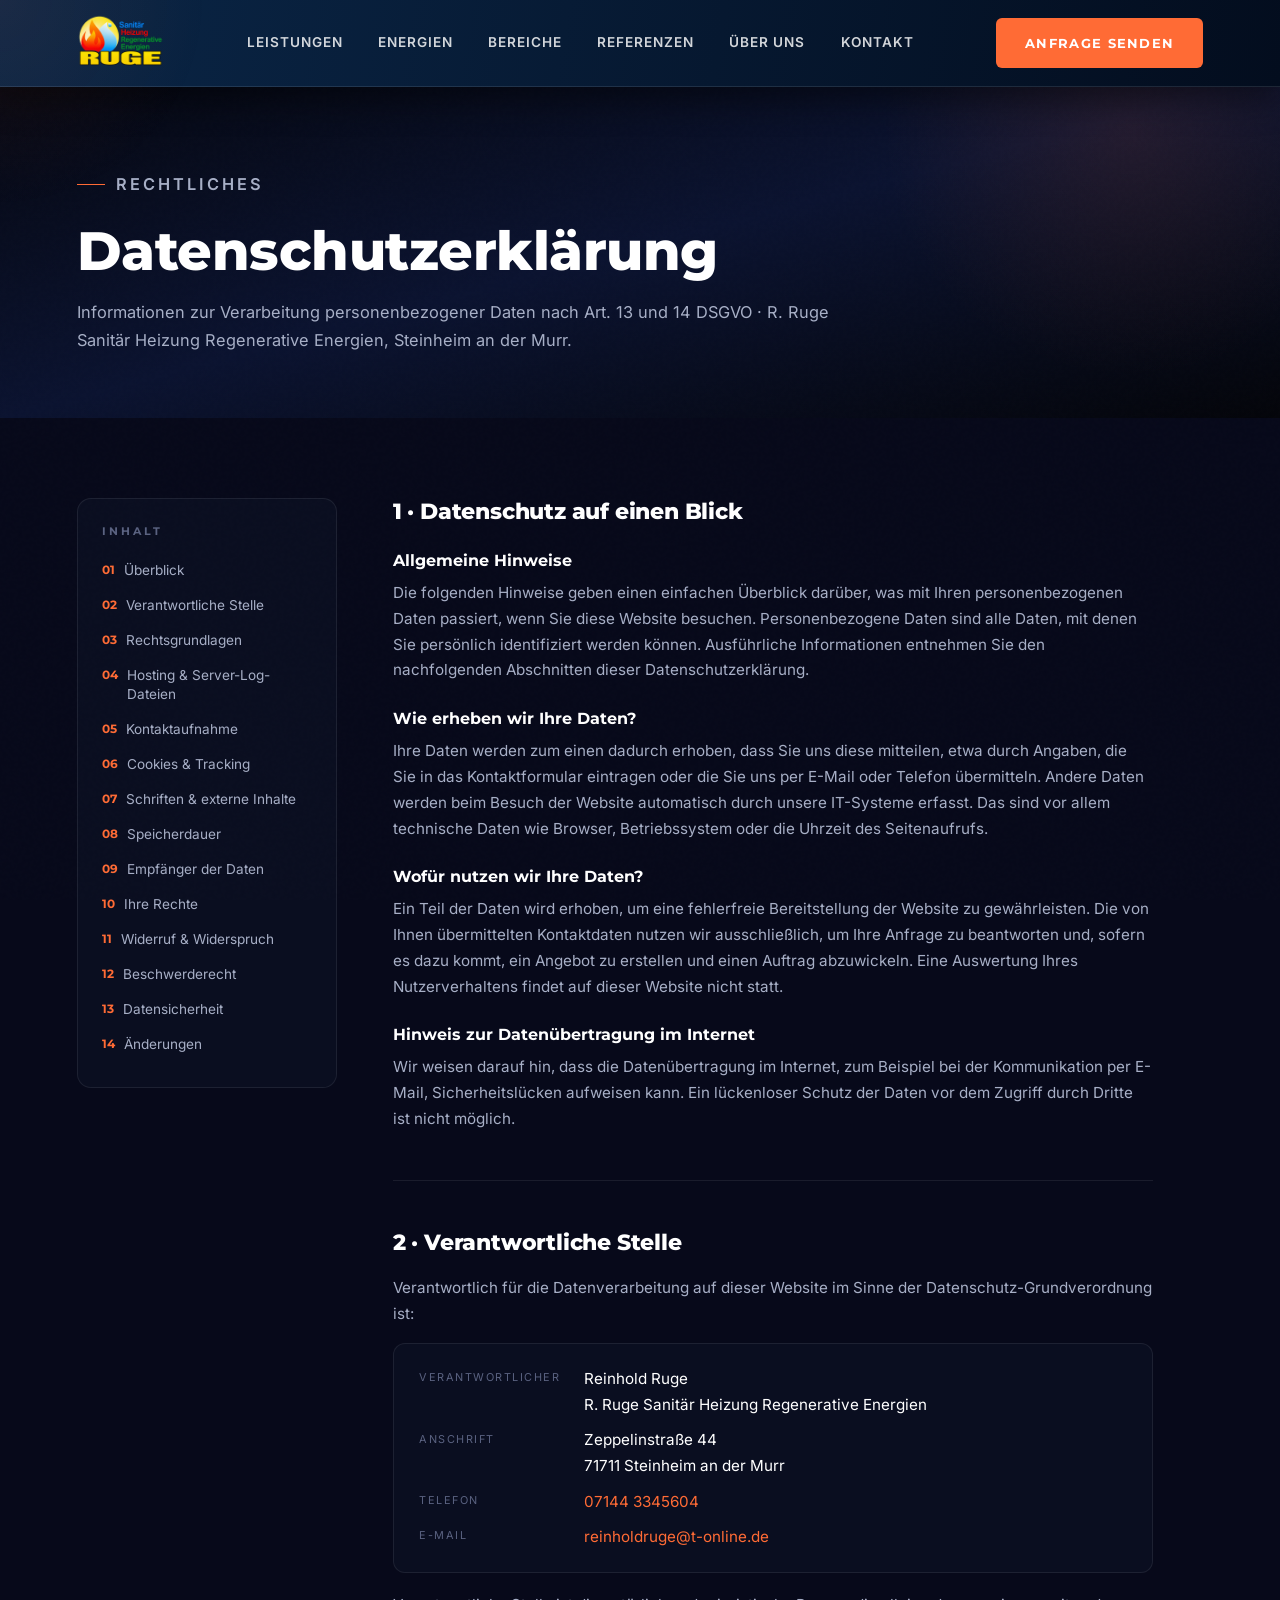
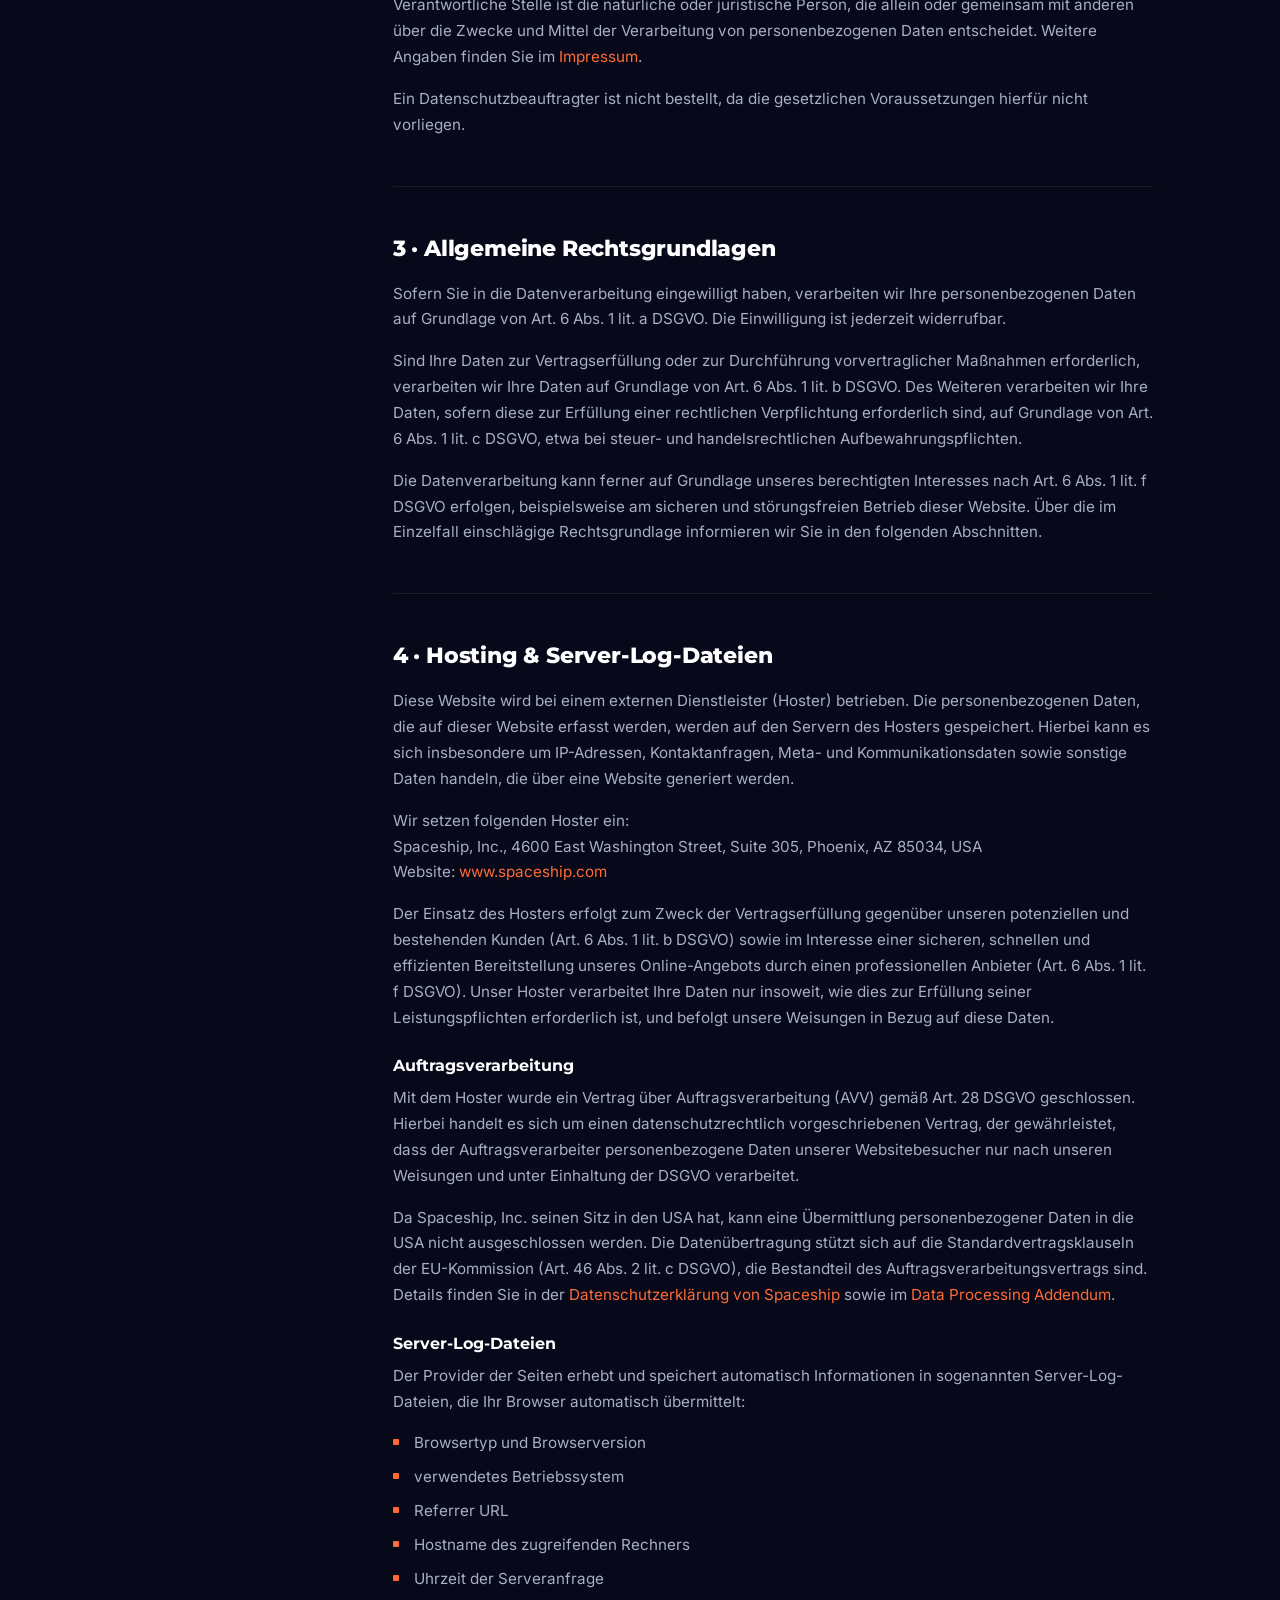
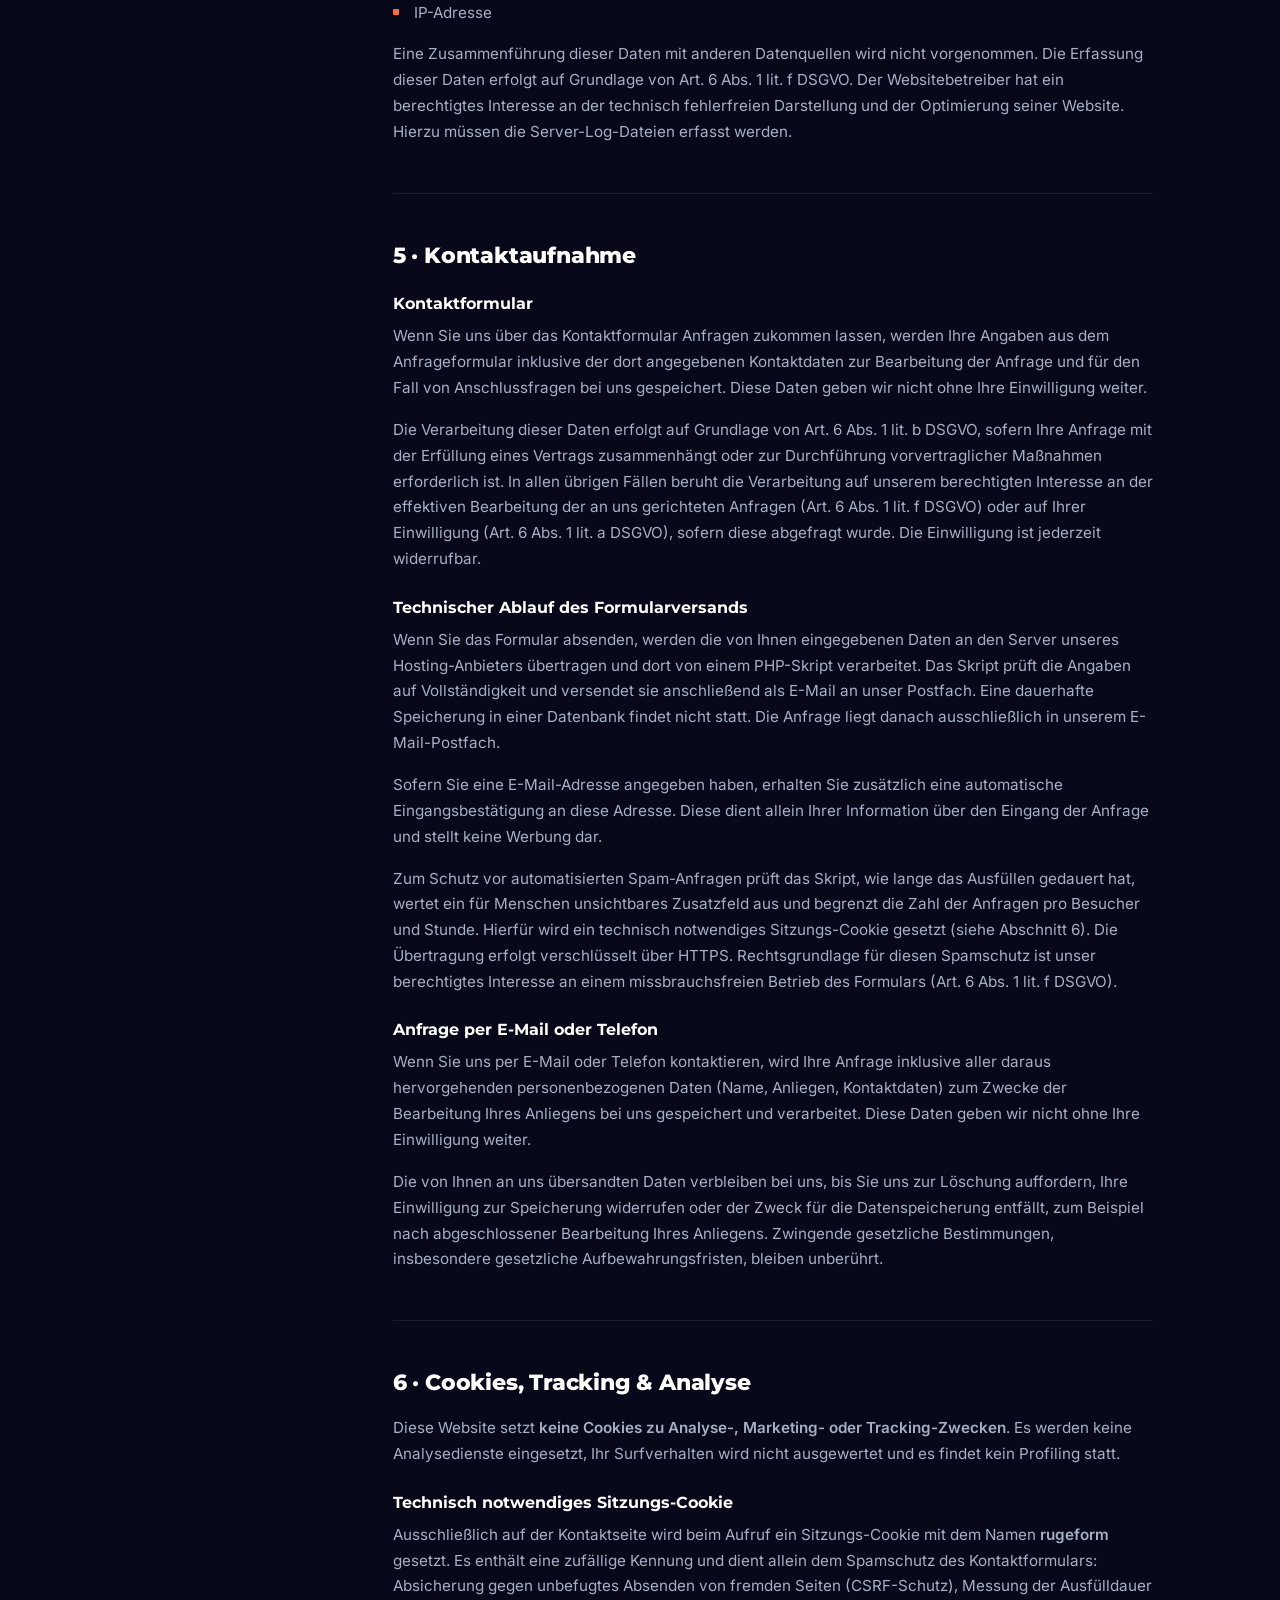
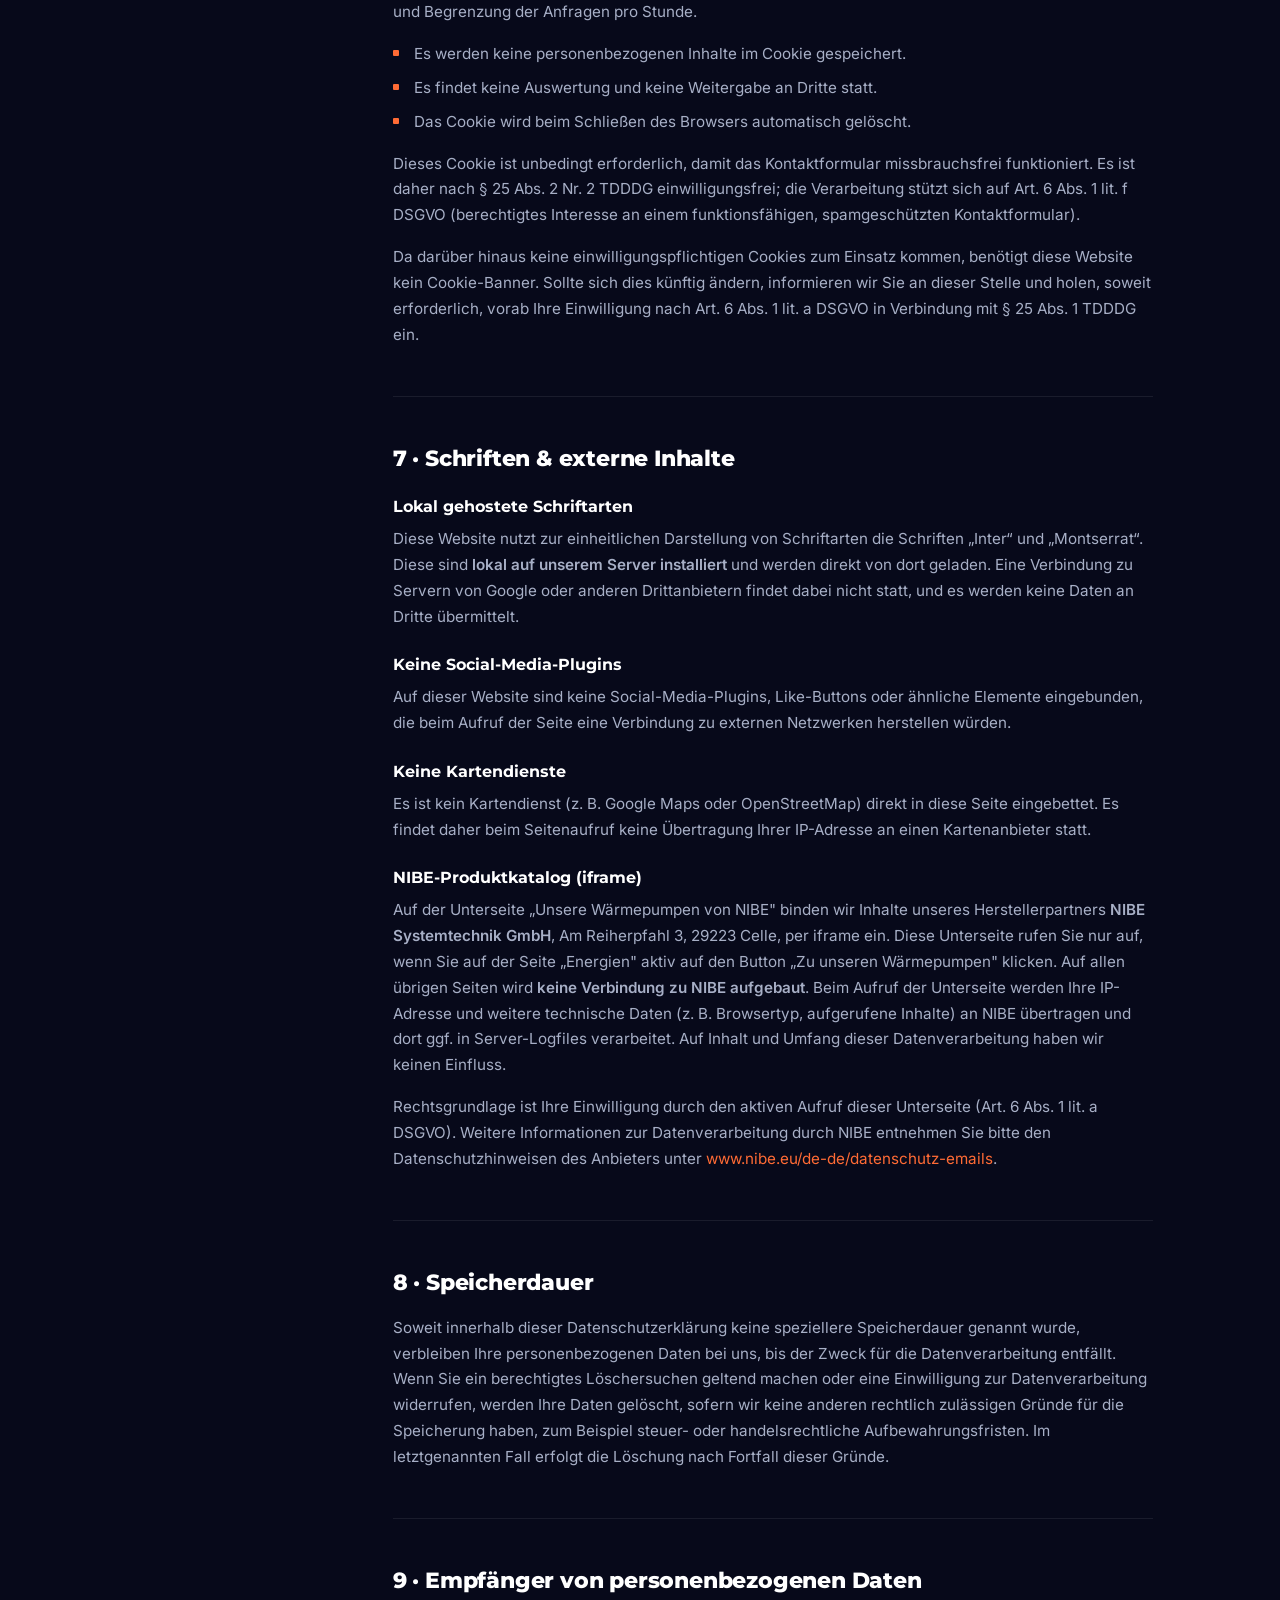
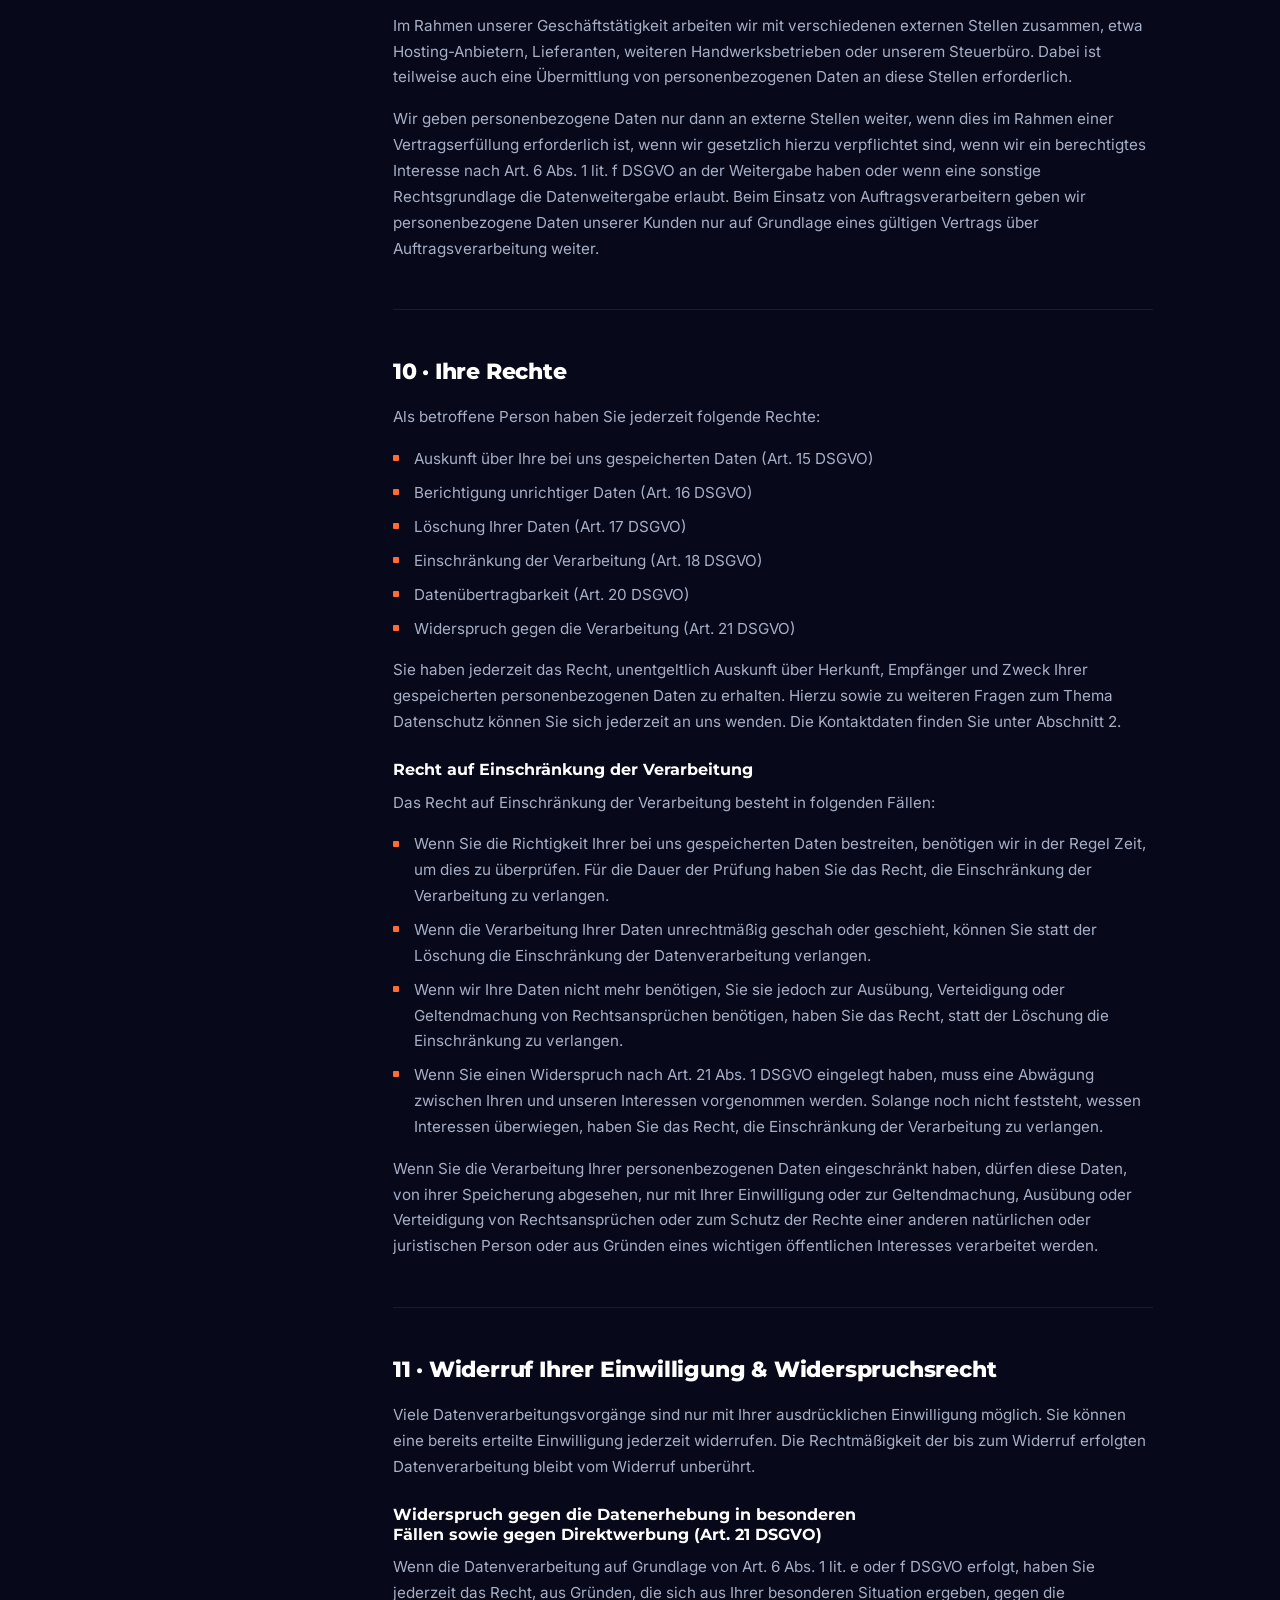
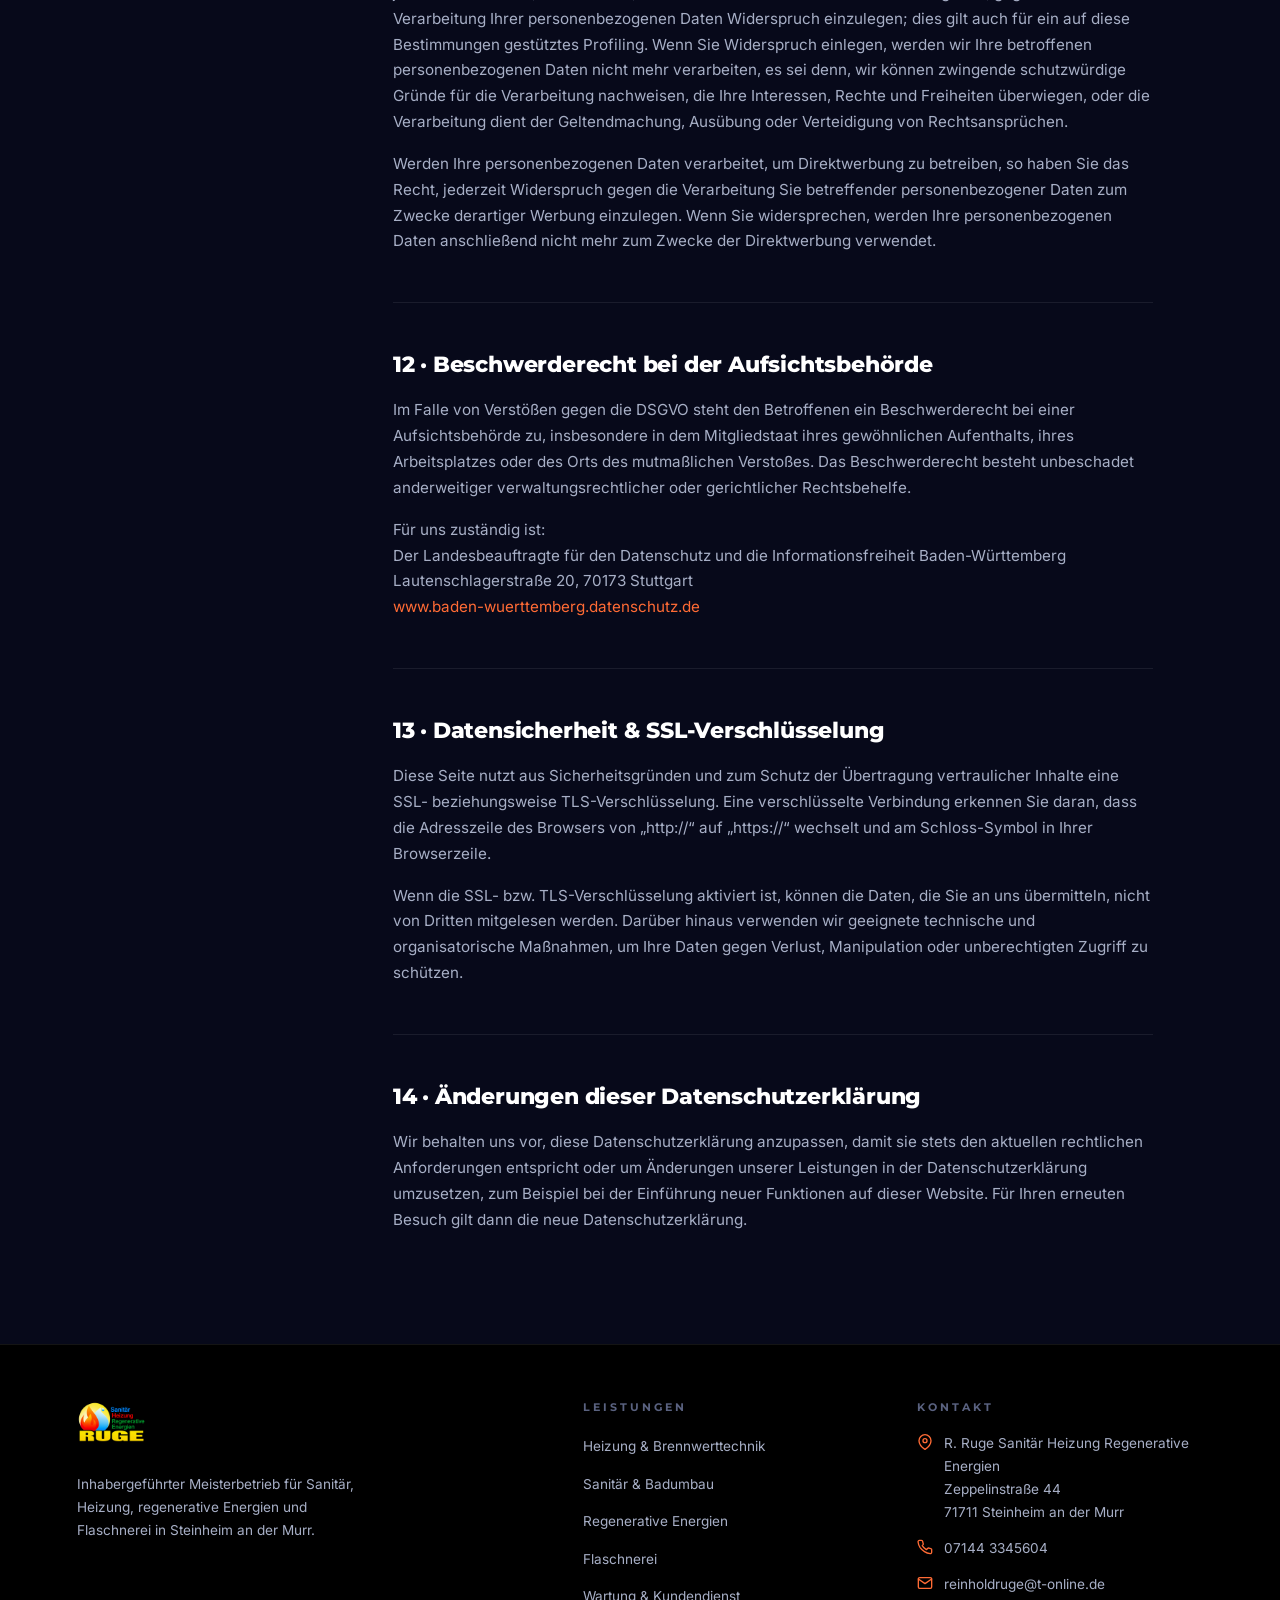
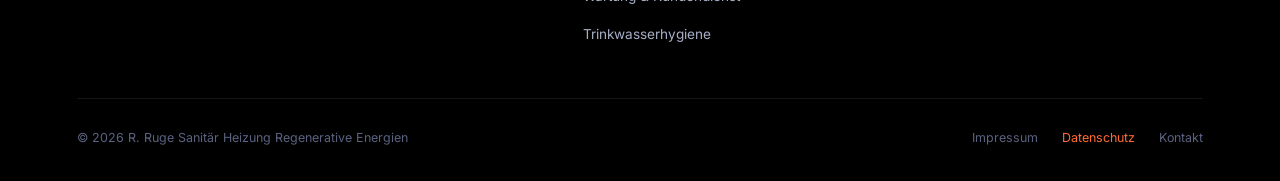
<file: datenschutz.html>
<!DOCTYPE html>
<html lang="de">
<head>
<meta charset="UTF-8" />
<meta name="viewport" content="width=device-width, initial-scale=1, viewport-fit=cover" />
<title>Datenschutzerklärung | R. Ruge Sanitär Heizung Regenerative Energien</title>
<meta name="description" content="Datenschutzerklärung nach DSGVO für die Website von R. Ruge Sanitär Heizung Regenerative Energien, Steinheim an der Murr." />
<meta name="theme-color" content="#01328F" />
<meta name="robots" content="index,follow" />
<link rel="icon" type="image/png" href="favicon.ruge.png" />
<link rel="apple-touch-icon" href="favicon.ruge.png" />

<link rel="preload" href="inter-400-latin.woff2" as="font" type="font/woff2" crossorigin />
<link rel="preload" href="montserrat-800-latin.woff2" as="font" type="font/woff2" crossorigin />
<link rel="stylesheet" href="fonts.css" />

<style>
  :root {
    --orange:        #FF6B35;
    --orange-dark:   #E85A28;
    --orange-glow:   rgba(255, 107, 53, 0.3);
    --brand-blue:    #0A2647;
    --brand-blue-d:  #030D1E;
    --navy:          #050609;
    --navy-blue:     #0b1330;
    --navy-mid:      #07091a;
    --navy-mid-blue: #0e1638;
    --navy-light:    #101733;
    --card-bg:       #0a0e20;
    --surface:       rgba(255,255,255,0.04);
    --border:        rgba(255,255,255,0.08);
    --text-primary:  #FFFFFF;
    --text-secondary:#A7AFC6;
    --text-muted:    #5A6280;
    --header-h: 86px;
  }
  *, *::before, *::after { margin: 0; padding: 0; box-sizing: border-box; }
  html { scroll-behavior: smooth; scroll-padding-top: calc(var(--header-h) + 10px); }
  body {
    font-family: 'Inter', system-ui, sans-serif;
    background: linear-gradient(165deg, var(--navy) 0%, var(--navy-blue) 45%, var(--navy) 100%);
    background-attachment: fixed;
    color: var(--text-primary);
    line-height: 1.7;
    overflow-x: hidden;
  }
  h1, h2, h3, h4 { font-family: 'Montserrat', sans-serif; line-height: 1.2; text-wrap: balance; }
  img, svg { max-width: 100%; }
  img { height: auto; display: block; }
  a { color: inherit; }

  ::-webkit-scrollbar { width: 6px; }
  ::-webkit-scrollbar-track { background: var(--navy); }
  ::-webkit-scrollbar-thumb { background: var(--orange); border-radius: 3px; }
  ::selection { background: var(--orange); color: #fff; }
  :focus-visible { outline: 2px solid var(--orange); outline-offset: 3px; border-radius: 3px; }

  .skip-link {
    position: absolute; left: -9999px; top: 0; z-index: 2000;
    background: var(--orange); color: #fff; padding: 0.8rem 1.4rem; font-weight: 600; text-decoration: none;
  }
  .skip-link:focus { left: 12px; top: 12px; }

  body::before {
    content: ''; position: fixed; inset: 0;
    background-image: url("data:image/svg+xml,%3Csvg viewBox='0 0 256 256' xmlns='http://www.w3.org/2000/svg'%3E%3Cfilter id='noise'%3E%3CfeTurbulence type='fractalNoise' baseFrequency='0.9' numOctaves='4' stitchTiles='stitch'/%3E%3C/filter%3E%3Crect width='100%25' height='100%25' filter='url(%23noise)' opacity='0.03'/%3E%3C/svg%3E");
    pointer-events: none; z-index: 1; opacity: 0.4;
  }
  .cursor-glow {
    position: fixed; width: 420px; height: 420px; border-radius: 50%;
    background: radial-gradient(circle, rgba(255,107,53,0.07) 0%, transparent 70%);
    pointer-events: none; transform: translate(-50%, -50%);
    z-index: 9999; transition: opacity 0.3s ease;
  }

  /* ── BUTTONS ── */
  .btn-primary {
    background: var(--orange); color: white;
    padding: 0.85rem 1.8rem; border-radius: 6px; text-decoration: none;
    font-family: 'Montserrat', sans-serif; font-weight: 700; font-size: 0.82rem;
    letter-spacing: 1.3px; text-transform: uppercase; border: none; cursor: pointer;
    transition: all 0.3s ease; position: relative; overflow: hidden;
    display: inline-flex; align-items: center; gap: 0.6rem;
  }
  .btn-primary::before {
    content: ''; position: absolute; top: 0; left: -100%; width: 100%; height: 100%;
    background: linear-gradient(90deg, transparent, rgba(255,255,255,0.2), transparent);
    transition: left 0.5s ease;
  }
  .btn-primary:hover { background: var(--orange-dark); transform: translateY(-2px); box-shadow: 0 8px 28px var(--orange-glow); }
  .btn-primary:hover::before { left: 100%; }
  .btn-outline {
    background: rgba(255,255,255,0.03); color: var(--text-primary);
    padding: 0.85rem 1.8rem; border-radius: 6px; text-decoration: none;
    font-family: 'Montserrat', sans-serif; font-weight: 700; font-size: 0.82rem;
    letter-spacing: 1.3px; text-transform: uppercase; border: 1px solid var(--border);
    cursor: pointer; transition: all 0.3s ease; display: inline-flex; align-items: center; gap: 0.6rem;
  }
  .btn-outline:hover { border-color: var(--orange); color: var(--orange); box-shadow: 0 0 22px var(--orange-glow); }

  /* ── HEADER ── */
  header.site-header {
    position: fixed; top: 0; left: 0; right: 0; z-index: 1000;
    background: linear-gradient(100deg, var(--brand-blue) 0%, var(--brand-blue-d) 100%);
    backdrop-filter: blur(16px);
    border-bottom: 1px solid rgba(255,255,255,0.1);
    box-shadow: 0 12px 34px rgba(0,0,0,0.45);
    transition: box-shadow 0.3s ease;
  }
  .header-inner {
    max-width: 1320px; margin-inline: auto;
    min-height: var(--header-h);
    padding: 0.6rem 6%; display: flex; align-items: center; justify-content: space-between; gap: 1.5rem;
  }
  .logo { display: inline-flex; align-items: center; flex-shrink: 0; }
  .logo img { height: 58px; width: auto; transition: height 0.3s ease; }
  .header-nav { display: flex; align-items: center; gap: 2.2rem; }
  .header-nav a {
    color: rgba(255,255,255,0.82); text-decoration: none; font-size: 0.85rem;
    font-weight: 600; letter-spacing: 1px; text-transform: uppercase;
    transition: color 0.3s; position: relative; padding: 0.3rem 0;
  }
  .header-nav a::after {
    content: ''; position: absolute; bottom: -2px; left: 0;
    width: 0; height: 2px; background: var(--orange); border-radius: 2px; transition: width 0.3s;
  }
  .header-nav a:hover, .header-nav a[aria-current="page"] { color: #fff; }
  .header-nav a:hover::after, .header-nav a[aria-current="page"]::after { width: 100%; }
  .hamburger {
    display: none; flex-direction: column; gap: 5px; cursor: pointer; padding: 4px;
    background: none; border: 0;
  }
  .hamburger span { width: 24px; height: 2px; background: #fff; border-radius: 2px; transition: all 0.3s; display: block; }
  .hamburger[aria-expanded="true"] span:nth-child(1) { transform: translateY(7px) rotate(45deg); }
  .hamburger[aria-expanded="true"] span:nth-child(2) { opacity: 0; }
  .hamburger[aria-expanded="true"] span:nth-child(3) { transform: translateY(-7px) rotate(-45deg); }
  .mobile-nav {
    position: fixed; inset: 0; background: rgba(5,6,9,0.97); backdrop-filter: blur(20px);
    z-index: 999; display: flex; flex-direction: column; align-items: center; justify-content: center; gap: 2rem;
    transform: translateX(100%); transition: transform 0.4s cubic-bezier(0.77,0,0.175,1);
    padding: 2rem;
  }
  .mobile-nav.open { transform: translateX(0); }
  .mobile-nav a {
    font-family: 'Montserrat', sans-serif; font-size: 1.7rem; font-weight: 800;
    color: var(--text-primary); text-decoration: none; text-transform: uppercase;
    letter-spacing: 2px; transition: color 0.3s;
  }
  .mobile-nav a:hover { color: var(--orange); }
  .mobile-nav .mobile-actions { display: flex; flex-direction: column; gap: 0.9rem; margin-top: 1rem; align-items: center; }
  .mobile-nav .mobile-actions .btn-primary,
  .mobile-nav .mobile-actions .btn-outline {
    padding: 0.55rem 1.1rem; font-size: 0.68rem; letter-spacing: 0.8px; white-space: nowrap;
  }
  .mobile-meta { margin-top: 1.5rem; font-size: 0.82rem; color: var(--text-secondary); text-align: center; line-height: 1.8; }
  /* Mobile Navigation: Einträge fahren gestaffelt ein, Seite dahinter scrollt nicht (wie Startseite) */
  .mobile-nav > * {
    opacity: 0; transform: translateX(40px);
    transition: opacity 0.4s ease, transform 0.55s cubic-bezier(0.2,0.7,0.2,1);
  }
  .mobile-nav.open > * { opacity: 1; transform: none; }
  .mobile-nav.open > :nth-child(1) { transition-delay: 0.14s; }
  .mobile-nav.open > :nth-child(2) { transition-delay: 0.19s; }
  .mobile-nav.open > :nth-child(3) { transition-delay: 0.24s; }
  .mobile-nav.open > :nth-child(4) { transition-delay: 0.29s; }
  .mobile-nav.open > :nth-child(5) { transition-delay: 0.34s; }
  .mobile-nav.open > :nth-child(6) { transition-delay: 0.39s; }
  .mobile-nav.open > :nth-child(7) { transition-delay: 0.46s; }
  .mobile-nav.open > :nth-child(8) { transition-delay: 0.52s; }
  body.nav-open { overflow: hidden; }

  /* ── SEITENKOPF ── */
  .page-head {
    position: relative; overflow: hidden;
    padding: calc(var(--header-h) + 5rem) 6% 4rem;
    background: linear-gradient(165deg, #04050a 0%, #0b1330 55%, #04050a 100%);
  }
  .page-head::after {
    content: ''; position: absolute; top: -120px; right: -100px; width: 500px; height: 500px; border-radius: 50%;
    background: radial-gradient(circle, rgba(255,107,53,0.10) 0%, transparent 70%); pointer-events: none;
  }
  .page-head .inner { position: relative; z-index: 1; max-width: 760px; }
  .page-head .eyebrow {
    display: inline-flex; align-items: center; gap: 0.7rem;
    font-size: 0.7rem; font-weight: 600; letter-spacing: 3px; text-transform: uppercase;
    color: var(--orange); margin-bottom: 1.2rem;
  }
  .page-head .eyebrow::before { content: ''; width: 28px; height: 1px; background: var(--orange); }
  .page-head h1 { font-size: clamp(2.2rem, 5vw, 3.4rem); font-weight: 800; letter-spacing: -0.5px; margin-bottom: 1rem; }
  .page-head .inner > p { color: var(--text-secondary); font-size: 1.02rem; }

  /* ── RECHTLICHE INHALTE ── */
  .legal { padding: 5rem 6% 7rem; background: var(--navy-mid); }
  .legal-grid { display: grid; grid-template-columns: 260px 1fr; gap: 3.5rem; max-width: 1180px; margin-inline: auto; align-items: start; }
  .toc {
    position: sticky; top: calc(var(--header-h) + 1.5rem);
    background: var(--card-bg); border: 1px solid var(--border); border-radius: 14px; padding: 1.6rem 1.5rem;
  }
  .toc h2 { font-size: 0.68rem; letter-spacing: 3px; text-transform: uppercase; color: var(--text-muted); margin-bottom: 1rem; }
  .toc ol { list-style: none; counter-reset: toc; display: flex; flex-direction: column; gap: 0.1rem; }
  .toc li { counter-increment: toc; }
  .toc a {
    display: flex; gap: 0.6rem; padding: 0.45rem 0; color: var(--text-secondary); text-decoration: none;
    font-size: 0.85rem; line-height: 1.4; transition: color 0.25s;
  }
  .toc a::before {
    content: counter(toc, decimal-leading-zero); color: var(--orange);
    font-family: 'Montserrat', sans-serif; font-weight: 700; font-size: 0.76rem; flex-shrink: 0;
  }
  .toc a:hover { color: #fff; }

  .legal-body { max-width: 760px; }
  .legal-body section { padding-bottom: 3rem; margin-bottom: 3rem; border-bottom: 1px solid var(--border); scroll-margin-top: calc(var(--header-h) + 20px); }
  .legal-body section:last-child { border-bottom: none; margin-bottom: 0; padding-bottom: 0; }
  .legal-body h2 { font-size: 1.4rem; font-weight: 800; margin-bottom: 1.2rem; letter-spacing: -0.2px; }
  .legal-body h3 { font-size: 1.02rem; font-weight: 700; margin: 1.6rem 0 0.6rem; }
  .legal-body p { color: var(--text-secondary); font-size: 0.95rem; margin-bottom: 1rem; }
  .legal-body p:last-child { margin-bottom: 0; }
  .legal-body a { color: var(--orange); text-decoration: none; border-bottom: 1px solid transparent; transition: border-color 0.2s; }
  .legal-body a:hover { border-color: var(--orange); }
  .legal-body ul { margin: 0 0 1rem 0; padding-left: 0; list-style: none; display: flex; flex-direction: column; gap: 0.5rem; }
  .legal-body ul li { position: relative; padding-left: 1.3rem; color: var(--text-secondary); font-size: 0.95rem; }
  .legal-body ul li::before { content: ''; position: absolute; left: 0; top: 0.6em; width: 6px; height: 6px; border-radius: 1px; background: var(--orange); }
  .legal-body code { background: var(--surface); border: 1px solid var(--border); border-radius: 4px; padding: 0.1rem 0.4rem; font-size: 0.85em; }

  .data-card { background: var(--card-bg); border: 1px solid var(--border); border-radius: 12px; padding: 1.4rem 1.6rem; margin-bottom: 1.2rem; }
  .data-card dl { display: grid; grid-template-columns: auto 1fr; gap: 0.6rem 1.5rem; }
  .data-card dt { font-size: 0.68rem; letter-spacing: 1.5px; text-transform: uppercase; color: var(--text-muted); padding-top: 0.15rem; }
  .data-card dd { color: var(--text-primary); font-size: 0.95rem; }

  /* ── FOOTER ── */
  /* Seitenabschluss: durchgehend schwarz, kein Verlauf */
  footer.site-footer { background: #000; border-top: 1px solid var(--border); padding: 3.5rem 6% 2rem; }
  .footer-top { display: grid; grid-template-columns: 1.6fr 1fr 1fr; gap: 3rem; padding-bottom: 2.5rem; border-bottom: 1px solid var(--border); margin-bottom: 1.8rem; }
  .footer-logo { display: inline-block; margin-bottom: 1.1rem; }
  .footer-logo img { height: 46px; width: auto; }
  .footer-brand p { font-size: 0.85rem; color: var(--text-secondary); line-height: 1.7; max-width: 300px; }
  .footer-col h4 { font-size: 0.68rem; letter-spacing: 3px; text-transform: uppercase; color: var(--text-muted); margin-bottom: 1.1rem; }
  .footer-col ul { list-style: none; }
  .footer-col ul li { margin-bottom: 0.65rem; }
  .footer-col ul li a { color: var(--text-secondary); text-decoration: none; font-size: 0.85rem; transition: color 0.3s; }
  .footer-col ul li a:hover { color: var(--orange); }
  .footer-contact { display: flex; flex-direction: column; gap: 0.8rem; }
  .f-row { display: flex; align-items: flex-start; gap: 0.7rem; font-size: 0.85rem; color: var(--text-secondary); }
  .f-row svg { width: 16px; height: 16px; stroke: var(--orange); flex-shrink: 0; margin-top: 2px; }
  .f-row a { color: var(--text-secondary); text-decoration: none; transition: color 0.3s; }
  .f-row a:hover { color: var(--orange); }
  .footer-bottom { display: flex; align-items: center; justify-content: space-between; flex-wrap: wrap; gap: 1rem; }
  .footer-bottom p { font-size: 0.78rem; color: var(--text-muted); }
  .footer-bottom-links { display: flex; gap: 1.5rem; }
  .footer-bottom-links a { color: var(--text-muted); text-decoration: none; font-size: 0.78rem; transition: color 0.3s; }
  .footer-bottom-links a:hover { color: var(--orange); }
  .footer-bottom-links a[aria-current="page"] { color: var(--orange); }

  /* ── MOBILE ACTION BAR ── */
  .action-bar {
    display: none; position: fixed; left: 0; right: 0; bottom: 0; z-index: 900;
    background: rgba(5,6,9,0.92); backdrop-filter: blur(14px);
    border-top: 1px solid var(--border);
    padding: 0.7rem 5%; gap: 0.7rem;
  }
  .action-bar a {
    flex: 1; min-width: 0; display: flex; align-items: center; justify-content: center; gap: 0.4rem;
    padding: 0.85rem 0.5rem; border-radius: 8px; text-decoration: none; white-space: nowrap;
    font-family: 'Montserrat', sans-serif; font-weight: 700; font-size: 0.76rem;
    letter-spacing: 0.3px; text-transform: uppercase;
  }
  .action-bar svg { width: 16px; height: 16px; }
  .ab-call { background: rgba(255,255,255,0.06); color: #fff; border: 1px solid var(--border); }
  .ab-mail { background: var(--orange); color: #fff; }

  /* ── RESPONSIVE ── */
  @media (max-width: 900px) {
    .legal-grid { grid-template-columns: 1fr; }
    .toc { position: static; }
    .data-card dl { grid-template-columns: 1fr; }
  }
  @media (max-width: 1024px) {
    .footer-top { grid-template-columns: 1fr 1fr; }
  }
  @media (max-width: 768px) {
    :root { --header-h: 68px; }
    .logo img { height: 42px; }
    .header-nav, .header-inner .btn-primary { display: none; }
    .hamburger { display: flex; }
    .page-head { padding-top: calc(var(--header-h) + 3rem); }
    .footer-top { grid-template-columns: 1fr; }
    .footer-bottom { flex-direction: column; text-align: center; }
    .action-bar { display: flex; }
    body { padding-bottom: 68px; }
    .cursor-glow { display: none; }
  }
</style>
<link rel="stylesheet" href="mobile.css" />
</head>

<body>
<a class="skip-link" href="#main">Zum Inhalt springen</a>
<div class="cursor-glow" id="cursorGlow"></div>

<!-- ══ HEADER ══ -->
<header class="site-header" id="header">
  <div class="header-inner">
    <a href="index.html" class="logo" aria-label="Zur Startseite von R. Ruge">
      <img src="logo-ruge.png" width="712" height="424"
           alt="Logo R. Ruge Sanitär Heizung Regenerative Energien" />
    </a>

    <nav class="header-nav" aria-label="Hauptnavigation">
      <a href="index.html#leistungen">Leistungen</a>
      <a href="energien.html">Energien</a>
      <a href="bereiche.html">Bereiche</a>
      <a href="referenzen.html">Referenzen</a>
      <a href="ueber-uns.html">Über uns</a>
      <a href="kontakt.php">Kontakt</a>
    </nav>

    <div class="header-cta">
      <a href="kontakt.php" class="btn btn-primary">Anfrage senden</a>
    </div>

    <button class="hamburger" id="hamburger" type="button"
            aria-label="Menü öffnen" aria-expanded="false" aria-controls="mobileNav">
      <span></span><span></span><span></span>
    </button>
  </div>
</header>

<!-- ══ MOBILE NAV ══ -->
<nav class="mobile-nav" id="mobileNav" aria-label="Mobile Navigation">
  <a href="leistungen.html">Leistungen</a>
  <a href="energien.html">Energien</a>
  <a href="bereiche.html">Bereiche</a>
  <a href="referenzen.html">Referenzen</a>
  <a href="ueber-uns.html">Über uns</a>
  <a href="index.html#faq">FAQ</a>
  <div class="mobile-actions">
    <a href="kontakt.php" class="btn-primary">Anfrage senden</a>
    <a href="tel:+4971443345604" class="btn-outline">07144 3345604</a>
  </div>
  <div class="mobile-meta">
    R. Ruge Sanitär Heizung Regenerative Energien<br />
    Zeppelinstraße 44 · 71711 Steinheim an der Murr
  </div>
</nav>

<main id="main">

<!-- ══ SEITENKOPF ══ -->
<section class="page-head">
  <div class="inner">
    <p class="eyebrow">Rechtliches</p>
    <h1>Datenschutz&shy;erklärung</h1>
    <p>
      Informationen zur Verarbeitung personenbezogener Daten nach Art. 13 und 14
      DSGVO · R. Ruge Sanitär Heizung Regenerative Energien, Steinheim an der Murr.
    </p>
  </div>
</section>

<section class="legal">
  <div class="legal-grid">

    <!-- Inhaltsverzeichnis -->
    <nav class="toc" aria-label="Inhaltsverzeichnis">
      <h2>Inhalt</h2>
      <ol>
        <li><a href="#ueberblick">Überblick</a></li>
        <li><a href="#verantwortlich">Verantwortliche Stelle</a></li>
        <li><a href="#rechtsgrundlagen">Rechtsgrundlagen</a></li>
        <li><a href="#hosting">Hosting &amp; Server-Log-Dateien</a></li>
        <li><a href="#kontaktaufnahme">Kontaktaufnahme</a></li>
        <li><a href="#cookies">Cookies &amp; Tracking</a></li>
        <li><a href="#schriften">Schriften &amp; externe Inhalte</a></li>
        <li><a href="#speicherdauer">Speicherdauer</a></li>
        <li><a href="#empfaenger">Empfänger der Daten</a></li>
        <li><a href="#rechte">Ihre Rechte</a></li>
        <li><a href="#widerspruch">Widerruf &amp; Widerspruch</a></li>
        <li><a href="#beschwerde">Beschwerderecht</a></li>
        <li><a href="#sicherheit">Datensicherheit</a></li>
        <li><a href="#aenderungen">Änderungen</a></li>
      </ol>
    </nav>

    <div class="legal-body">

      <!-- 1 -->
      <section id="ueberblick">
        <h2>1 · Datenschutz auf einen Blick</h2>

        <h3>Allgemeine Hinweise</h3>
        <p>
          Die folgenden Hinweise geben einen einfachen Überblick darüber, was mit Ihren
          personenbezogenen Daten passiert, wenn Sie diese Website besuchen.
          Personenbezogene Daten sind alle Daten, mit denen Sie persönlich identifiziert
          werden können. Ausführliche Informationen entnehmen Sie den nachfolgenden
          Abschnitten dieser Datenschutzerklärung.
        </p>

        <h3>Wie erheben wir Ihre Daten?</h3>
        <p>
          Ihre Daten werden zum einen dadurch erhoben, dass Sie uns diese mitteilen,
          etwa durch Angaben, die Sie in das Kontaktformular eintragen oder die Sie uns
          per E-Mail oder Telefon übermitteln. Andere Daten werden beim Besuch der
          Website automatisch durch unsere IT-Systeme erfasst. Das sind vor allem
          technische Daten wie Browser, Betriebssystem oder die Uhrzeit des Seitenaufrufs.
        </p>

        <h3>Wofür nutzen wir Ihre Daten?</h3>
        <p>
          Ein Teil der Daten wird erhoben, um eine fehlerfreie Bereitstellung der Website
          zu gewährleisten. Die von Ihnen übermittelten Kontaktdaten nutzen wir
          ausschließlich, um Ihre Anfrage zu beantworten und, sofern es dazu kommt,
          ein Angebot zu erstellen und einen Auftrag abzuwickeln. Eine Auswertung Ihres
          Nutzerverhaltens findet auf dieser Website nicht statt.
        </p>

        <h3>Hinweis zur Datenübertragung im Internet</h3>
        <p>
          Wir weisen darauf hin, dass die Datenübertragung im Internet, zum Beispiel bei
          der Kommunikation per E-Mail, Sicherheitslücken aufweisen kann. Ein lückenloser
          Schutz der Daten vor dem Zugriff durch Dritte ist nicht möglich.
        </p>
      </section>

      <!-- 2 -->
      <section id="verantwortlich">
        <h2>2 · Verantwortliche Stelle</h2>
        <p>
          Verantwortlich für die Datenverarbeitung auf dieser Website im Sinne der
          Datenschutz-Grundverordnung ist:
        </p>
        <div class="data-card">
          <dl>
            <dt>Verantwortlicher</dt>
            <dd>Reinhold Ruge<br />R. Ruge Sanitär Heizung Regenerative Energien</dd>

            <dt>Anschrift</dt>
            <dd>Zeppelinstraße 44<br />71711 Steinheim an der Murr</dd>

            <dt>Telefon</dt>
            <dd><a href="tel:+4971443345604">07144 3345604</a></dd>

            <dt>E-Mail</dt>
            <dd><a href="mailto:reinholdruge@t-online.de">reinholdruge@t-online.de</a></dd>
          </dl>
        </div>
        <p>
          Verantwortliche Stelle ist die natürliche oder juristische Person, die allein
          oder gemeinsam mit anderen über die Zwecke und Mittel der Verarbeitung von
          personenbezogenen Daten entscheidet. Weitere Angaben finden Sie im
          <a href="impressum.html">Impressum</a>.
        </p>
        <p>
          Ein Datenschutzbeauftragter ist nicht bestellt, da die gesetzlichen
          Voraussetzungen hierfür nicht vorliegen.
        </p>
      </section>

      <!-- 3 -->
      <section id="rechtsgrundlagen">
        <h2>3 · Allgemeine Rechtsgrundlagen</h2>
        <p>
          Sofern Sie in die Datenverarbeitung eingewilligt haben, verarbeiten wir Ihre
          personenbezogenen Daten auf Grundlage von Art. 6 Abs. 1 lit. a DSGVO. Die
          Einwilligung ist jederzeit widerrufbar.
        </p>
        <p>
          Sind Ihre Daten zur Vertragserfüllung oder zur Durchführung vorvertraglicher
          Maßnahmen erforderlich, verarbeiten wir Ihre Daten auf Grundlage von Art. 6
          Abs. 1 lit. b DSGVO. Des Weiteren verarbeiten wir Ihre Daten, sofern diese zur
          Erfüllung einer rechtlichen Verpflichtung erforderlich sind, auf Grundlage von
          Art. 6 Abs. 1 lit. c DSGVO, etwa bei steuer- und handelsrechtlichen
          Aufbewahrungspflichten.
        </p>
        <p>
          Die Datenverarbeitung kann ferner auf Grundlage unseres berechtigten Interesses
          nach Art. 6 Abs. 1 lit. f DSGVO erfolgen, beispielsweise am sicheren und
          störungsfreien Betrieb dieser Website. Über die im Einzelfall einschlägige
          Rechtsgrundlage informieren wir Sie in den folgenden Abschnitten.
        </p>
      </section>

      <!-- 4 -->
      <section id="hosting">
        <h2>4 · Hosting &amp; Server-Log-Dateien</h2>
        <p>
          Diese Website wird bei einem externen Dienstleister (Hoster) betrieben. Die
          personenbezogenen Daten, die auf dieser Website erfasst werden, werden auf den
          Servern des Hosters gespeichert. Hierbei kann es sich insbesondere um
          IP-Adressen, Kontaktanfragen, Meta- und Kommunikationsdaten sowie sonstige
          Daten handeln, die über eine Website generiert werden.
        </p>
        <p>
          Wir setzen folgenden Hoster ein:<br />
          Spaceship, Inc., 4600 East Washington Street, Suite 305, Phoenix, AZ 85034, USA<br />
          Website: <a href="https://www.spaceship.com" target="_blank" rel="noopener">www.spaceship.com</a>
        </p>
        <p>
          Der Einsatz des Hosters erfolgt zum Zweck der Vertragserfüllung gegenüber
          unseren potenziellen und bestehenden Kunden (Art. 6 Abs. 1 lit. b DSGVO) sowie
          im Interesse einer sicheren, schnellen und effizienten Bereitstellung unseres
          Online-Angebots durch einen professionellen Anbieter (Art. 6 Abs. 1 lit. f
          DSGVO). Unser Hoster verarbeitet Ihre Daten nur insoweit, wie dies zur
          Erfüllung seiner Leistungspflichten erforderlich ist, und befolgt unsere
          Weisungen in Bezug auf diese Daten.
        </p>

        <h3>Auftragsverarbeitung</h3>
        <p>
          Mit dem Hoster wurde ein Vertrag über Auftragsverarbeitung (AVV) gemäß Art. 28
          DSGVO geschlossen. Hierbei handelt es sich um einen datenschutzrechtlich
          vorgeschriebenen Vertrag, der gewährleistet, dass der Auftragsverarbeiter
          personenbezogene Daten unserer Websitebesucher nur nach unseren Weisungen und
          unter Einhaltung der DSGVO verarbeitet.
        </p>
        <p>
          Da Spaceship, Inc. seinen Sitz in den USA hat, kann eine Übermittlung
          personenbezogener Daten in die USA nicht ausgeschlossen werden. Die
          Datenübertragung stützt sich auf die Standardvertragsklauseln der
          EU-Kommission (Art. 46 Abs. 2 lit. c DSGVO), die Bestandteil des
          Auftragsverarbeitungsvertrags sind. Details finden Sie in der
          <a href="https://www.spaceship.com/legal/privacy-policy/" target="_blank" rel="noopener">Datenschutzerklärung von Spaceship</a>
          sowie im
          <a href="https://www.spaceship.com/legal/data-processing-addendum/" target="_blank" rel="noopener">Data Processing Addendum</a>.
        </p>

        <h3>Server-Log-Dateien</h3>
        <p>
          Der Provider der Seiten erhebt und speichert automatisch Informationen in
          sogenannten Server-Log-Dateien, die Ihr Browser automatisch übermittelt:
        </p>
        <ul>
          <li>Browsertyp und Browserversion</li>
          <li>verwendetes Betriebssystem</li>
          <li>Referrer URL</li>
          <li>Hostname des zugreifenden Rechners</li>
          <li>Uhrzeit der Serveranfrage</li>
          <li>IP-Adresse</li>
        </ul>
        <p>
          Eine Zusammenführung dieser Daten mit anderen Datenquellen wird nicht
          vorgenommen. Die Erfassung dieser Daten erfolgt auf Grundlage von Art. 6 Abs. 1
          lit. f DSGVO. Der Websitebetreiber hat ein berechtigtes Interesse an der
          technisch fehlerfreien Darstellung und der Optimierung seiner Website. Hierzu
          müssen die Server-Log-Dateien erfasst werden.
        </p>
      </section>

      <!-- 5 -->
      <section id="kontaktaufnahme">
        <h2>5 · Kontaktaufnahme</h2>

        <h3>Kontaktformular</h3>
        <p>
          Wenn Sie uns über das Kontaktformular Anfragen zukommen lassen, werden Ihre
          Angaben aus dem Anfrageformular inklusive der dort angegebenen Kontaktdaten zur
          Bearbeitung der Anfrage und für den Fall von Anschlussfragen bei uns
          gespeichert. Diese Daten geben wir nicht ohne Ihre Einwilligung weiter.
        </p>
        <p>
          Die Verarbeitung dieser Daten erfolgt auf Grundlage von Art. 6 Abs. 1 lit. b
          DSGVO, sofern Ihre Anfrage mit der Erfüllung eines Vertrags zusammenhängt oder
          zur Durchführung vorvertraglicher Maßnahmen erforderlich ist. In allen übrigen
          Fällen beruht die Verarbeitung auf unserem berechtigten Interesse an der
          effektiven Bearbeitung der an uns gerichteten Anfragen (Art. 6 Abs. 1 lit. f
          DSGVO) oder auf Ihrer Einwilligung (Art. 6 Abs. 1 lit. a DSGVO), sofern diese
          abgefragt wurde. Die Einwilligung ist jederzeit widerrufbar.
        </p>
        <h3>Technischer Ablauf des Formularversands</h3>
        <p>
          Wenn Sie das Formular absenden, werden die von Ihnen eingegebenen Daten an
          den Server unseres Hosting-Anbieters übertragen und dort von einem PHP-Skript
          verarbeitet. Das Skript prüft die Angaben auf Vollständigkeit und versendet
          sie anschließend als E-Mail an unser Postfach. Eine dauerhafte Speicherung in
          einer Datenbank findet nicht statt. Die Anfrage liegt danach ausschließlich
          in unserem E-Mail-Postfach.
        </p>
        <p>
          Sofern Sie eine E-Mail-Adresse angegeben haben, erhalten Sie zusätzlich eine
          automatische Eingangsbestätigung an diese Adresse. Diese dient allein Ihrer
          Information über den Eingang der Anfrage und stellt keine Werbung dar.
        </p>
        <p>
          Zum Schutz vor automatisierten Spam-Anfragen prüft das Skript, wie lange das
          Ausfüllen gedauert hat, wertet ein für Menschen unsichtbares Zusatzfeld aus
          und begrenzt die Zahl der Anfragen pro Besucher und Stunde. Hierfür wird ein
          technisch notwendiges Sitzungs-Cookie gesetzt (siehe Abschnitt 6). Die
          Übertragung erfolgt verschlüsselt über HTTPS. Rechtsgrundlage für diesen
          Spamschutz ist unser berechtigtes Interesse an einem missbrauchsfreien
          Betrieb des Formulars (Art. 6 Abs. 1 lit. f DSGVO).
        </p>

        <h3>Anfrage per E-Mail oder Telefon</h3>
        <p>
          Wenn Sie uns per E-Mail oder Telefon kontaktieren, wird Ihre Anfrage inklusive
          aller daraus hervorgehenden personenbezogenen Daten (Name, Anliegen, Kontaktdaten)
          zum Zwecke der Bearbeitung Ihres Anliegens bei uns gespeichert und verarbeitet.
          Diese Daten geben wir nicht ohne Ihre Einwilligung weiter.
        </p>
        <p>
          Die von Ihnen an uns übersandten Daten verbleiben bei uns, bis Sie uns zur
          Löschung auffordern, Ihre Einwilligung zur Speicherung widerrufen oder der Zweck
          für die Datenspeicherung entfällt, zum Beispiel nach abgeschlossener Bearbeitung
          Ihres Anliegens. Zwingende gesetzliche Bestimmungen, insbesondere gesetzliche
          Aufbewahrungsfristen, bleiben unberührt.
        </p>
      </section>

      <!-- 6 -->
      <section id="cookies">
        <h2>6 · Cookies, Tracking &amp; Analyse</h2>
        <p>
          Diese Website setzt <strong>keine Cookies zu Analyse-, Marketing- oder
          Tracking-Zwecken</strong>. Es werden keine Analysedienste eingesetzt, Ihr
          Surfverhalten wird nicht ausgewertet und es findet kein Profiling statt.
        </p>

        <h3>Technisch notwendiges Sitzungs-Cookie</h3>
        <p>
          Ausschließlich auf der Kontaktseite wird beim Aufruf ein Sitzungs-Cookie mit
          dem Namen <strong>rugeform</strong> gesetzt. Es enthält eine zufällige
          Kennung und dient allein dem Spamschutz des Kontaktformulars: Absicherung
          gegen unbefugtes Absenden von fremden Seiten (CSRF-Schutz), Messung der
          Ausfülldauer und Begrenzung der Anfragen pro Stunde.
        </p>
        <ul>
          <li>Es werden keine personenbezogenen Inhalte im Cookie gespeichert.</li>
          <li>Es findet keine Auswertung und keine Weitergabe an Dritte statt.</li>
          <li>Das Cookie wird beim Schließen des Browsers automatisch gelöscht.</li>
        </ul>
        <p>
          Dieses Cookie ist unbedingt erforderlich, damit das Kontaktformular
          missbrauchsfrei funktioniert. Es ist daher nach § 25 Abs. 2 Nr. 2 TDDDG
          einwilligungsfrei; die Verarbeitung stützt sich auf Art. 6 Abs. 1 lit. f
          DSGVO (berechtigtes Interesse an einem funktionsfähigen, spamgeschützten
          Kontaktformular).
        </p>
        <p>
          Da darüber hinaus keine einwilligungspflichtigen Cookies zum Einsatz kommen,
          benötigt diese Website kein Cookie-Banner. Sollte sich dies künftig ändern,
          informieren wir Sie an dieser Stelle und holen, soweit erforderlich, vorab
          Ihre Einwilligung nach Art. 6 Abs. 1 lit. a DSGVO in Verbindung mit § 25
          Abs. 1 TDDDG ein.
        </p>
      </section>

      <!-- 7 -->
      <section id="schriften">
        <h2>7 · Schriften &amp; externe Inhalte</h2>

        <h3>Lokal gehostete Schriftarten</h3>
        <p>
          Diese Website nutzt zur einheitlichen Darstellung von Schriftarten die
          Schriften „Inter“ und „Montserrat“. Diese sind <strong>lokal auf unserem
          Server installiert</strong> und werden direkt von dort geladen. Eine Verbindung
          zu Servern von Google oder anderen Drittanbietern findet dabei nicht statt,
          und es werden keine Daten an Dritte übermittelt.
        </p>

        <h3>Keine Social-Media-Plugins</h3>
        <p>
          Auf dieser Website sind keine Social-Media-Plugins, Like-Buttons oder ähnliche
          Elemente eingebunden, die beim Aufruf der Seite eine Verbindung zu externen
          Netzwerken herstellen würden.
        </p>

        <h3>Keine Kartendienste</h3>
        <p>
          Es ist kein Kartendienst (z. B. Google Maps oder OpenStreetMap) direkt in diese
          Seite eingebettet. Es findet daher beim Seitenaufruf keine Übertragung Ihrer
          IP-Adresse an einen Kartenanbieter statt.
        </p>

        <h3>NIBE-Produktkatalog (iframe)</h3>
        <p>
          Auf der Unterseite „Unsere Wärmepumpen von NIBE" binden wir Inhalte unseres
          Herstellerpartners <strong>NIBE Systemtechnik GmbH</strong>, Am Reiherpfahl 3,
          29223 Celle, per iframe ein. Diese Unterseite rufen Sie nur auf, wenn Sie auf der
          Seite „Energien" aktiv auf den Button „Zu unseren Wärmepumpen" klicken. Auf allen
          übrigen Seiten wird <strong>keine Verbindung zu NIBE aufgebaut</strong>. Beim Aufruf
          der Unterseite werden Ihre IP-Adresse und weitere technische Daten (z. B. Browsertyp,
          aufgerufene Inhalte) an NIBE übertragen und dort ggf. in Server-Logfiles verarbeitet.
          Auf Inhalt und Umfang dieser Datenverarbeitung haben wir keinen Einfluss.
        </p>
        <p>
          Rechtsgrundlage ist Ihre Einwilligung durch den aktiven Aufruf dieser Unterseite
          (Art. 6 Abs. 1 lit. a DSGVO). Weitere Informationen zur Datenverarbeitung durch NIBE
          entnehmen Sie bitte den Datenschutzhinweisen des Anbieters unter
          <a href="https://www.nibe.eu/de-de/datenschutz-emails" target="_blank" rel="noopener">www.nibe.eu/de-de/datenschutz-emails</a>.
        </p>
      </section>

      <!-- 8 -->
      <section id="speicherdauer">
        <h2>8 · Speicherdauer</h2>
        <p>
          Soweit innerhalb dieser Datenschutzerklärung keine speziellere Speicherdauer
          genannt wurde, verbleiben Ihre personenbezogenen Daten bei uns, bis der Zweck
          für die Datenverarbeitung entfällt. Wenn Sie ein berechtigtes Löschersuchen
          geltend machen oder eine Einwilligung zur Datenverarbeitung widerrufen, werden
          Ihre Daten gelöscht, sofern wir keine anderen rechtlich zulässigen Gründe für
          die Speicherung haben, zum Beispiel steuer- oder handelsrechtliche
          Aufbewahrungsfristen. Im letztgenannten Fall erfolgt die Löschung nach Fortfall
          dieser Gründe.
        </p>
      </section>

      <!-- 9 -->
      <section id="empfaenger">
        <h2>9 · Empfänger von personenbezogenen Daten</h2>
        <p>
          Im Rahmen unserer Geschäftstätigkeit arbeiten wir mit verschiedenen externen
          Stellen zusammen, etwa Hosting-Anbietern, Lieferanten, weiteren Handwerks­betrieben
          oder unserem Steuerbüro. Dabei ist teilweise auch eine Übermittlung von
          personenbezogenen Daten an diese Stellen erforderlich.
        </p>
        <p>
          Wir geben personenbezogene Daten nur dann an externe Stellen weiter, wenn dies
          im Rahmen einer Vertragserfüllung erforderlich ist, wenn wir gesetzlich hierzu
          verpflichtet sind, wenn wir ein berechtigtes Interesse nach Art. 6 Abs. 1 lit. f
          DSGVO an der Weitergabe haben oder wenn eine sonstige Rechtsgrundlage die
          Datenweitergabe erlaubt. Beim Einsatz von Auftragsverarbeitern geben wir
          personenbezogene Daten unserer Kunden nur auf Grundlage eines gültigen Vertrags
          über Auftragsverarbeitung weiter.
        </p>
      </section>

      <!-- 10 -->
      <section id="rechte">
        <h2>10 · Ihre Rechte</h2>
        <p>Als betroffene Person haben Sie jederzeit folgende Rechte:</p>
        <ul>
          <li>Auskunft über Ihre bei uns gespeicherten Daten (Art. 15 DSGVO)</li>
          <li>Berichtigung unrichtiger Daten (Art. 16 DSGVO)</li>
          <li>Löschung Ihrer Daten (Art. 17 DSGVO)</li>
          <li>Einschränkung der Verarbeitung (Art. 18 DSGVO)</li>
          <li>Datenübertragbarkeit (Art. 20 DSGVO)</li>
          <li>Widerspruch gegen die Verarbeitung (Art. 21 DSGVO)</li>
        </ul>
        <p>
          Sie haben jederzeit das Recht, unentgeltlich Auskunft über Herkunft, Empfänger
          und Zweck Ihrer gespeicherten personenbezogenen Daten zu erhalten. Hierzu sowie
          zu weiteren Fragen zum Thema Datenschutz können Sie sich jederzeit an uns
          wenden. Die Kontaktdaten finden Sie unter Abschnitt 2.
        </p>

        <h3>Recht auf Einschränkung der Verarbeitung</h3>
        <p>Das Recht auf Einschränkung der Verarbeitung besteht in folgenden Fällen:</p>
        <ul>
          <li>
            Wenn Sie die Richtigkeit Ihrer bei uns gespeicherten Daten bestreiten,
            benötigen wir in der Regel Zeit, um dies zu überprüfen. Für die Dauer der
            Prüfung haben Sie das Recht, die Einschränkung der Verarbeitung zu verlangen.
          </li>
          <li>
            Wenn die Verarbeitung Ihrer Daten unrechtmäßig geschah oder geschieht, können
            Sie statt der Löschung die Einschränkung der Datenverarbeitung verlangen.
          </li>
          <li>
            Wenn wir Ihre Daten nicht mehr benötigen, Sie sie jedoch zur Ausübung,
            Verteidigung oder Geltendmachung von Rechtsansprüchen benötigen, haben Sie
            das Recht, statt der Löschung die Einschränkung zu verlangen.
          </li>
          <li>
            Wenn Sie einen Widerspruch nach Art. 21 Abs. 1 DSGVO eingelegt haben, muss
            eine Abwägung zwischen Ihren und unseren Interessen vorgenommen werden.
            Solange noch nicht feststeht, wessen Interessen überwiegen, haben Sie das
            Recht, die Einschränkung der Verarbeitung zu verlangen.
          </li>
        </ul>
        <p>
          Wenn Sie die Verarbeitung Ihrer personenbezogenen Daten eingeschränkt haben,
          dürfen diese Daten, von ihrer Speicherung abgesehen, nur mit Ihrer Einwilligung
          oder zur Geltendmachung, Ausübung oder Verteidigung von Rechtsansprüchen oder
          zum Schutz der Rechte einer anderen natürlichen oder juristischen Person oder
          aus Gründen eines wichtigen öffentlichen Interesses verarbeitet werden.
        </p>
      </section>

      <!-- 11 -->
      <section id="widerspruch">
        <h2>11 · Widerruf Ihrer Einwilligung &amp; Widerspruchsrecht</h2>
        <p>
          Viele Datenverarbeitungsvorgänge sind nur mit Ihrer ausdrücklichen Einwilligung
          möglich. Sie können eine bereits erteilte Einwilligung jederzeit widerrufen.
          Die Rechtmäßigkeit der bis zum Widerruf erfolgten Datenverarbeitung bleibt vom
          Widerruf unberührt.
        </p>

        <h3>Widerspruch gegen die Datenerhebung in besonderen Fällen sowie gegen Direktwerbung (Art. 21 DSGVO)</h3>
        <p>
          Wenn die Datenverarbeitung auf Grundlage von Art. 6 Abs. 1 lit. e oder f DSGVO
          erfolgt, haben Sie jederzeit das Recht, aus Gründen, die sich aus Ihrer
          besonderen Situation ergeben, gegen die Verarbeitung Ihrer personenbezogenen
          Daten Widerspruch einzulegen; dies gilt auch für ein auf diese Bestimmungen
          gestütztes Profiling. Wenn Sie Widerspruch einlegen, werden wir Ihre betroffenen
          personenbezogenen Daten nicht mehr verarbeiten, es sei denn, wir können
          zwingende schutzwürdige Gründe für die Verarbeitung nachweisen, die Ihre
          Interessen, Rechte und Freiheiten überwiegen, oder die Verarbeitung dient der
          Geltendmachung, Ausübung oder Verteidigung von Rechtsansprüchen.
        </p>
        <p>
          Werden Ihre personenbezogenen Daten verarbeitet, um Direktwerbung zu betreiben,
          so haben Sie das Recht, jederzeit Widerspruch gegen die Verarbeitung Sie
          betreffender personenbezogener Daten zum Zwecke derartiger Werbung einzulegen.
          Wenn Sie widersprechen, werden Ihre personenbezogenen Daten anschließend nicht
          mehr zum Zwecke der Direktwerbung verwendet.
        </p>
      </section>

      <!-- 12 -->
      <section id="beschwerde">
        <h2>12 · Beschwerderecht bei der Aufsichtsbehörde</h2>
        <p>
          Im Falle von Verstößen gegen die DSGVO steht den Betroffenen ein Beschwerderecht
          bei einer Aufsichtsbehörde zu, insbesondere in dem Mitgliedstaat ihres
          gewöhnlichen Aufenthalts, ihres Arbeitsplatzes oder des Orts des mutmaßlichen
          Verstoßes. Das Beschwerderecht besteht unbeschadet anderweitiger
          verwaltungsrechtlicher oder gerichtlicher Rechtsbehelfe.
        </p>
        <p>
          Für uns zuständig ist:<br />
          Der Landesbeauftragte für den Datenschutz und die Informationsfreiheit
          Baden-Württemberg<br />
          Lautenschlagerstraße 20, 70173 Stuttgart<br />
          <a href="https://www.baden-wuerttemberg.datenschutz.de" target="_blank" rel="noopener">www.baden-wuerttemberg.datenschutz.de</a>
        </p>
      </section>

      <!-- 13 -->
      <section id="sicherheit">
        <h2>13 · Datensicherheit &amp; SSL-Verschlüsselung</h2>
        <p>
          Diese Seite nutzt aus Sicherheitsgründen und zum Schutz der Übertragung
          vertraulicher Inhalte eine SSL- beziehungsweise TLS-Verschlüsselung. Eine
          verschlüsselte Verbindung erkennen Sie daran, dass die Adresszeile des Browsers
          von „http://“ auf „https://“ wechselt und am Schloss-Symbol in Ihrer
          Browserzeile.
        </p>
        <p>
          Wenn die SSL- bzw. TLS-Verschlüsselung aktiviert ist, können die Daten, die Sie
          an uns übermitteln, nicht von Dritten mitgelesen werden. Darüber hinaus
          verwenden wir geeignete technische und organisatorische Maßnahmen, um Ihre
          Daten gegen Verlust, Manipulation oder unberechtigten Zugriff zu schützen.
        </p>
      </section>

      <!-- 14 -->
      <section id="aenderungen">
        <h2>14 · Änderungen dieser Datenschutzerklärung</h2>
        <p>
          Wir behalten uns vor, diese Datenschutzerklärung anzupassen, damit sie stets den
          aktuellen rechtlichen Anforderungen entspricht oder um Änderungen unserer
          Leistungen in der Datenschutzerklärung umzusetzen, zum Beispiel bei der
          Einführung neuer Funktionen auf dieser Website. Für Ihren erneuten Besuch gilt
          dann die neue Datenschutzerklärung.
        </p>
      </section>

    </div>
  </div>
</section>

</main>

<!-- ══ FOOTER ══ -->
<footer class="site-footer">
  <div class="footer-top">
    <div class="footer-brand">
      <a href="index.html" class="footer-logo" aria-label="Zur Startseite von R. Ruge">
        <img src="logo-ruge.png" width="712" height="424"
             alt="Logo R. Ruge Sanitär Heizung Regenerative Energien" loading="lazy" />
      </a>
      <p>
        Inhabergeführter Meisterbetrieb für Sanitär, Heizung, regenerative
        Energien und Flaschnerei in Steinheim an der Murr.
      </p>
    </div>

    <div class="footer-col">
      <h4>Leistungen</h4>
      <ul>
        <li><a href="index.html#leistungen">Heizung &amp; Brennwerttechnik</a></li>
        <li><a href="index.html#leistungen">Sanitär &amp; Badumbau</a></li>
        <li><a href="energien.html">Regenerative Energien</a></li>
        <li><a href="index.html#leistungen">Flaschnerei</a></li>
        <li><a href="index.html#leistungen">Wartung &amp; Kundendienst</a></li>
        <li><a href="index.html#leistungen">Trinkwasserhygiene</a></li>
      </ul>
    </div>

    <div class="footer-col">
      <h4>Kontakt</h4>
      <div class="footer-contact">
        <div class="f-row">
          <svg viewBox="0 0 24 24" fill="none" stroke-width="2" stroke-linecap="round" stroke-linejoin="round"><path d="M21 10c0 7-9 13-9 13s-9-6-9-13a9 9 0 0 1 18 0z"/><circle cx="12" cy="10" r="3"/></svg>
          <span>R. Ruge Sanitär Heizung Regenerative Energien<br />Zeppelinstraße 44<br />71711 Steinheim an der Murr</span>
        </div>
        <div class="f-row">
          <svg viewBox="0 0 24 24" fill="none" stroke-width="2" stroke-linecap="round" stroke-linejoin="round"><path d="M22 16.92v3a2 2 0 0 1-2.18 2 19.79 19.79 0 0 1-8.63-3.07A19.5 19.5 0 0 1 4.69 13.1 19.79 19.79 0 0 1 1.62 4.44 2 2 0 0 1 3.6 2.18h3a2 2 0 0 1 2 1.72c.13.96.36 1.9.7 2.81a2 2 0 0 1-.45 2.11L7.91 9.91a16 16 0 0 0 6.09 6.09l1.88-1.88a2 2 0 0 1 2.11-.45c.91.34 1.85.57 2.81.7A2 2 0 0 1 22 16.92z"/></svg>
          <a href="tel:+4971443345604">07144 3345604</a>
        </div>
        <div class="f-row">
          <svg viewBox="0 0 24 24" fill="none" stroke-width="2" stroke-linecap="round" stroke-linejoin="round"><path d="M4 4h16c1.1 0 2 .9 2 2v12c0 1.1-.9 2-2 2H4c-1.1 0-2-.9-2-2V6c0-1.1.9-2 2-2z"/><polyline points="22,6 12,13 2,6"/></svg>
          <a href="mailto:reinholdruge@t-online.de">reinholdruge@t-online.de</a>
        </div>
      </div>
    </div>
  </div>

  <div class="footer-bottom">
    <p>© <span data-year>2026</span> R. Ruge Sanitär Heizung Regenerative Energien</p>
    <nav aria-label="Rechtliches" class="footer-bottom-links">
      <a href="impressum.html">Impressum</a>
      <a href="datenschutz.html" aria-current="page">Datenschutz</a>
      <a href="kontakt.php">Kontakt</a>
    </nav>
  </div>
</footer>

<!-- ══ MOBILE ACTION BAR ══ -->
<div class="action-bar" aria-label="Schnellkontakt">
  <a class="ab-call" href="tel:+4971443345604">
    <svg viewBox="0 0 24 24" fill="none" stroke="currentColor" stroke-width="2" stroke-linecap="round" stroke-linejoin="round"><path d="M22 16.92v3a2 2 0 0 1-2.18 2 19.79 19.79 0 0 1-8.63-3.07A19.5 19.5 0 0 1 4.69 13.1 19.79 19.79 0 0 1 1.62 4.44 2 2 0 0 1 3.6 2.18h3a2 2 0 0 1 2 1.72c.13.96.36 1.9.7 2.81a2 2 0 0 1-.45 2.11L7.91 9.91a16 16 0 0 0 6.09 6.09l1.88-1.88a2 2 0 0 1 2.11-.45c.91.34 1.85.57 2.81.7A2 2 0 0 1 22 16.92z"/></svg>
    Anrufen
  </a>
  <a class="ab-mail" href="kontakt.php">
    <svg viewBox="0 0 24 24" fill="none" stroke="currentColor" stroke-width="2" stroke-linecap="round" stroke-linejoin="round"><path d="M4 4h16c1.1 0 2 .9 2 2v12c0 1.1-.9 2-2 2H4c-1.1 0-2-.9-2-2V6c0-1.1.9-2 2-2z"/><polyline points="22,6 12,13 2,6"/></svg>
    Anfragen
  </a>
</div>

<script>
  var glow = document.getElementById('cursorGlow');
  if (glow && window.matchMedia('(pointer:fine)').matches) {
    document.addEventListener('mousemove', function (e) {
      glow.style.left = e.clientX + 'px';
      glow.style.top  = e.clientY + 'px';
    });
  }

  var burger = document.getElementById('hamburger');
  var mobileNav = document.getElementById('mobileNav');
  function setNav(open) {
    mobileNav.classList.toggle('open', open);
    document.body.classList.toggle('nav-open', open);
    burger.setAttribute('aria-expanded', open ? 'true' : 'false');
    burger.setAttribute('aria-label', open ? 'Menü schließen' : 'Menü öffnen');
  }
  if (burger && mobileNav) {
    burger.addEventListener('click', function () { setNav(!mobileNav.classList.contains('open')); });
    mobileNav.addEventListener('click', function (e) { if (e.target.closest('a')) setNav(false); });
    document.addEventListener('keydown', function (e) { if (e.key === 'Escape') setNav(false); });
  }

  document.querySelectorAll('a[href^="#"]').forEach(function (a) {
    a.addEventListener('click', function (e) {
      var id = a.getAttribute('href');
      if (!id || id === '#') return;
      var t = document.querySelector(id);
      if (!t) return;
      e.preventDefault();
      var headerH = parseInt(getComputedStyle(document.documentElement).getPropertyValue('--header-h'), 10) || 86;
      var top = t.getBoundingClientRect().top + window.pageYOffset - headerH - 10;
      window.scrollTo({ top: top, behavior: 'smooth' });
      setNav && setNav(false);
    });
  });

  document.querySelectorAll('[data-year]').forEach(function (el) { el.textContent = new Date().getFullYear(); });
</script>
<script src="mobile.js" defer></script>
</body>
</html>
</file>
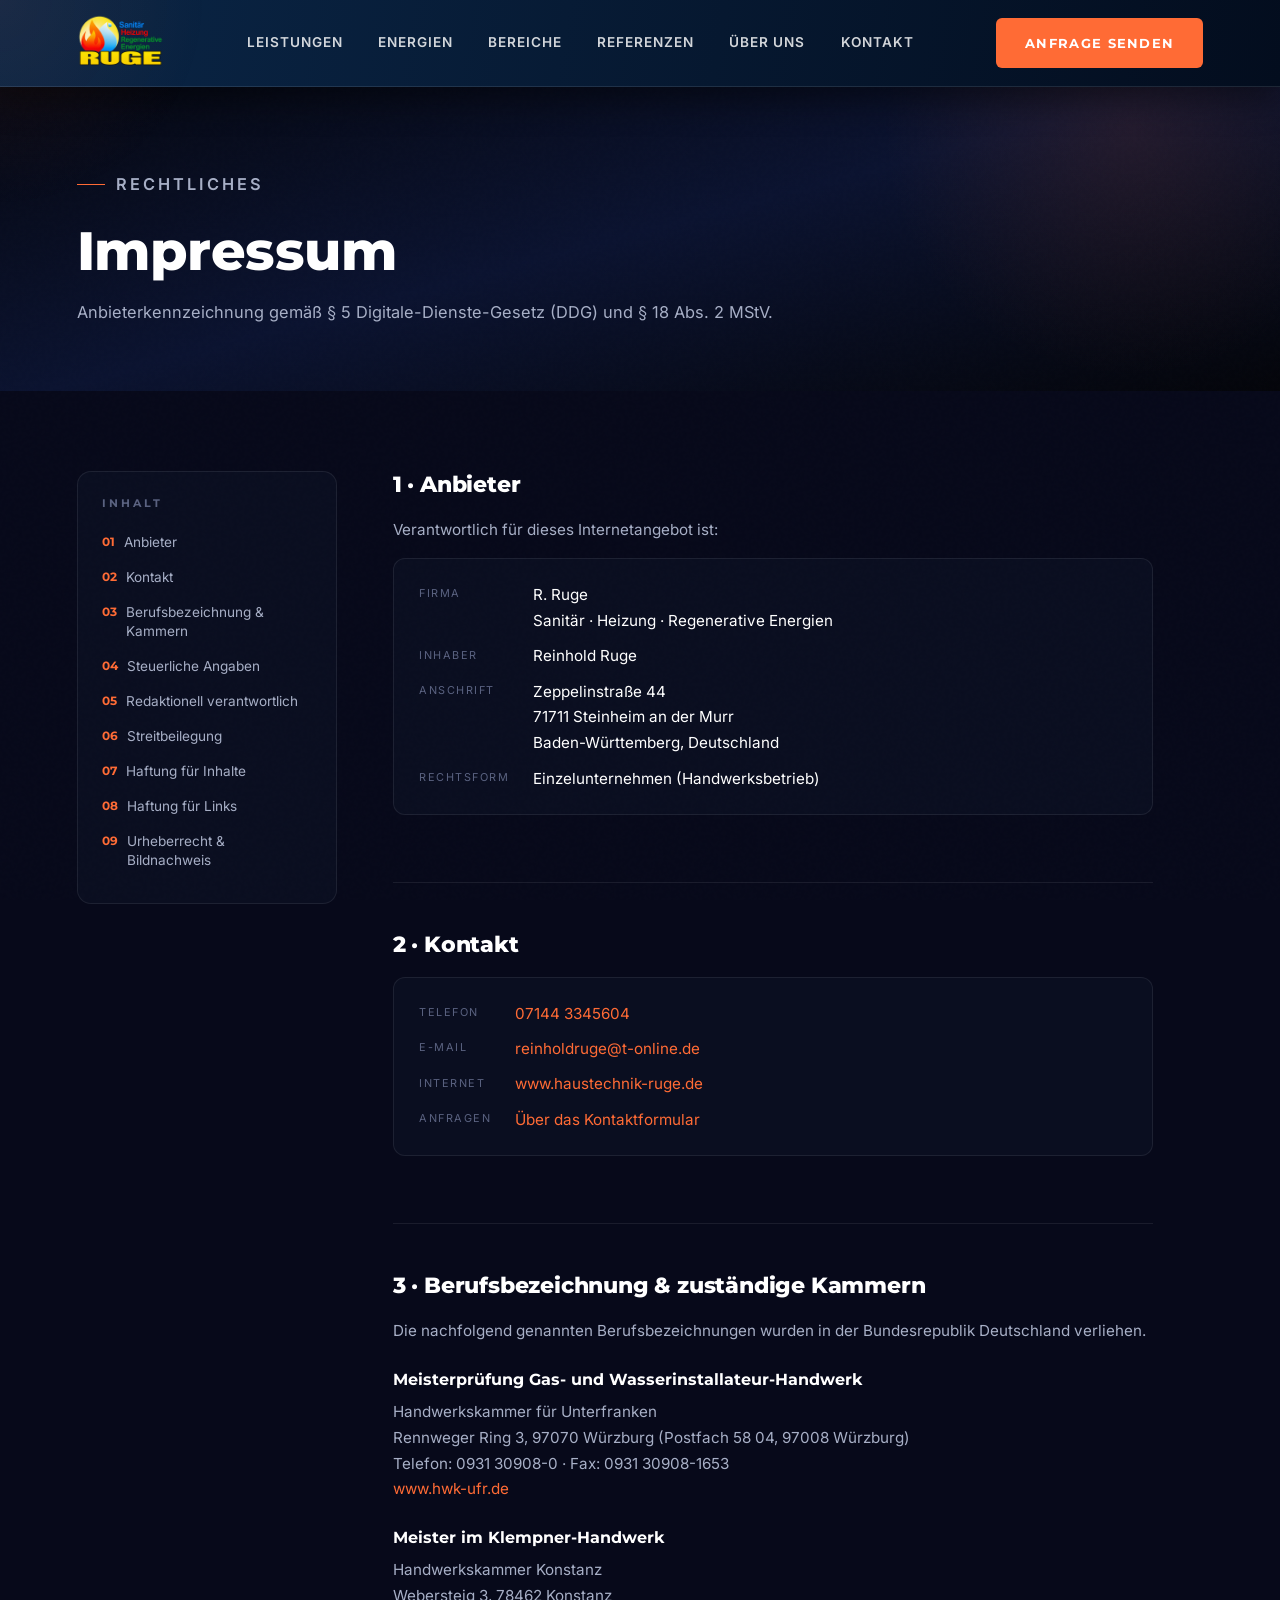
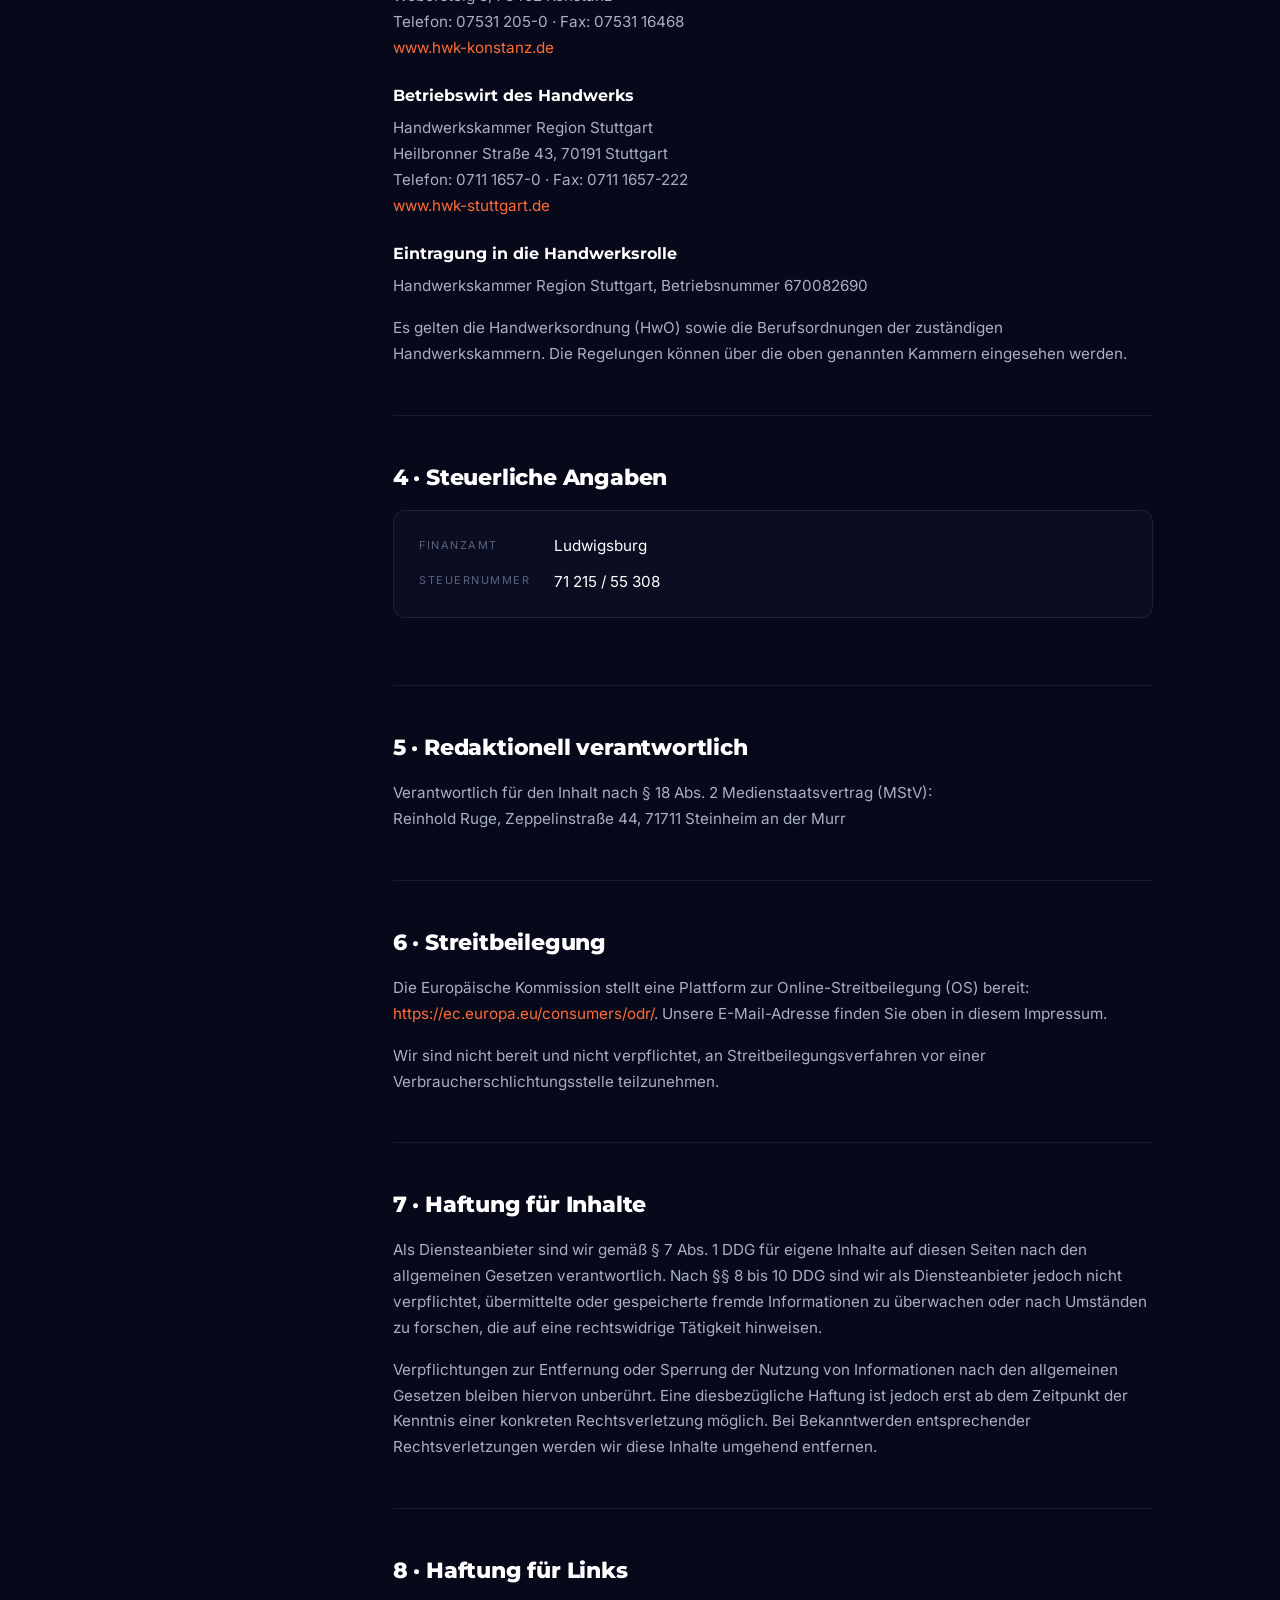
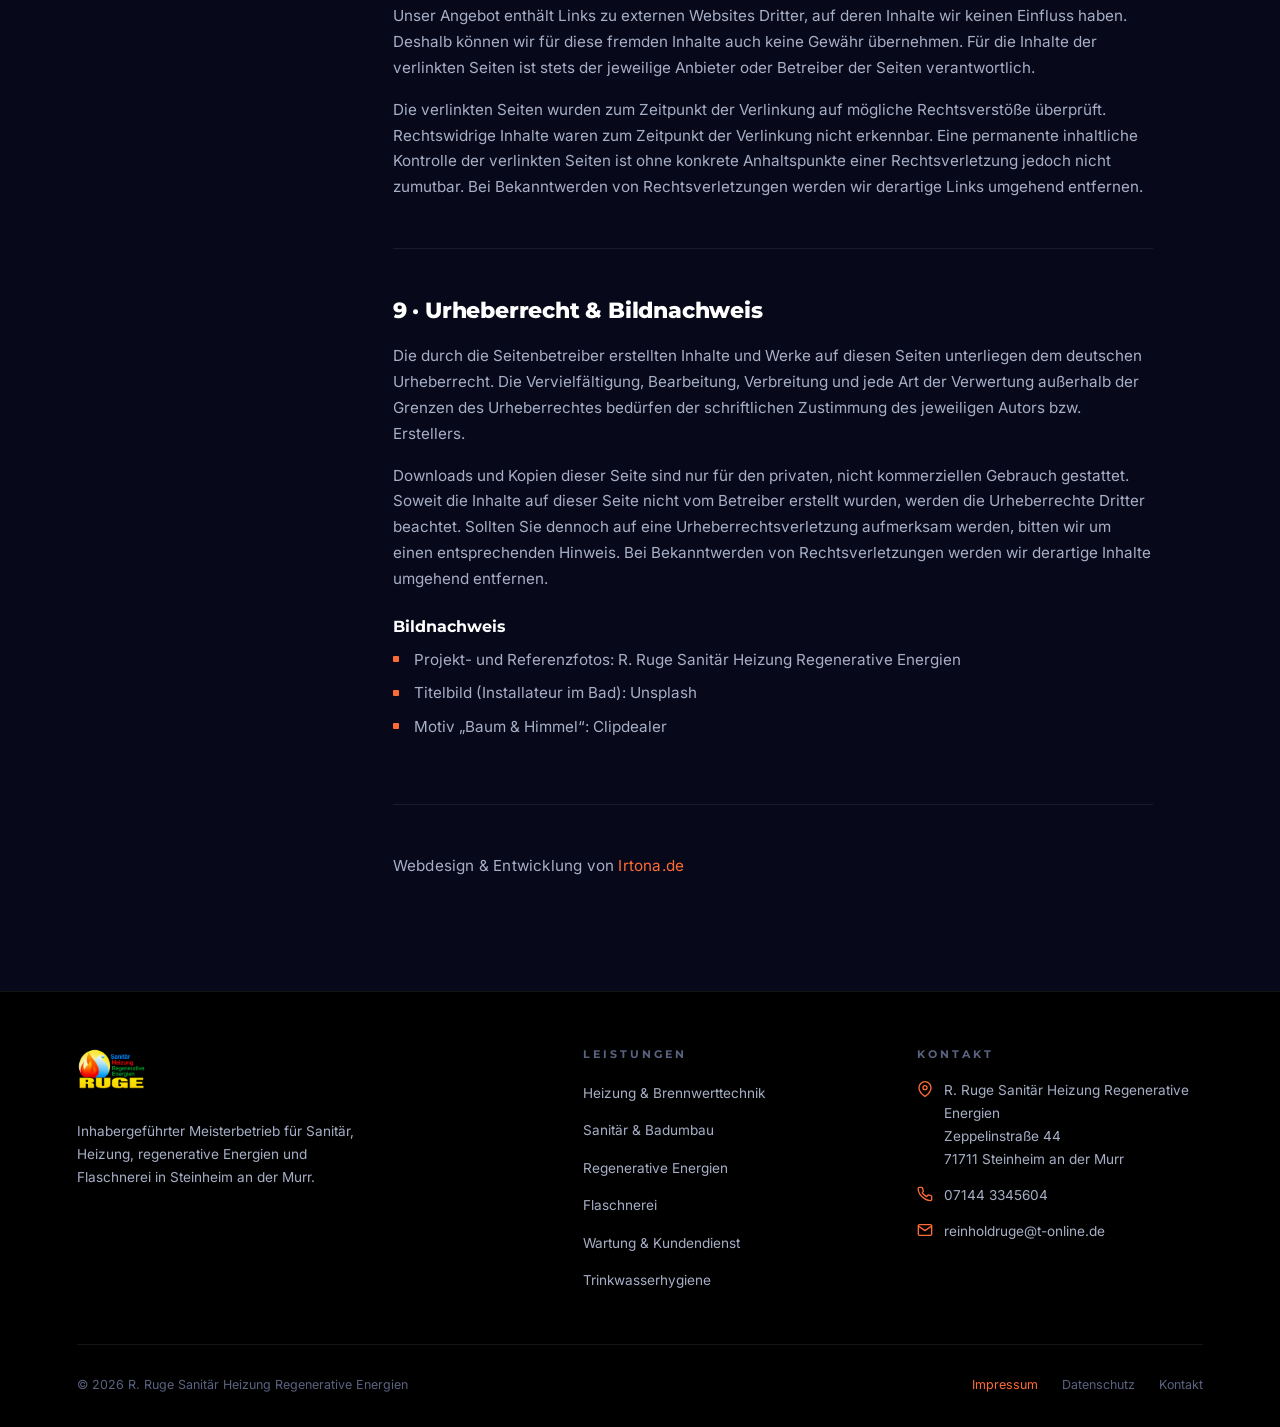
<file: impressum.html>
<!DOCTYPE html>
<html lang="de">
<head>
<meta charset="UTF-8" />
<meta name="viewport" content="width=device-width, initial-scale=1, viewport-fit=cover" />
<title>Impressum | R. Ruge Sanitär Heizung Regenerative Energien</title>
<meta name="description" content="Impressum und Anbieterkennzeichnung gemäß § 5 DDG für R. Ruge Sanitär Heizung Regenerative Energien, Steinheim an der Murr." />
<meta name="theme-color" content="#01328F" />
<meta name="robots" content="index,follow" />
<link rel="icon" type="image/png" href="favicon.ruge.png" />
<link rel="apple-touch-icon" href="favicon.ruge.png" />

<link rel="preload" href="inter-400-latin.woff2" as="font" type="font/woff2" crossorigin />
<link rel="preload" href="montserrat-800-latin.woff2" as="font" type="font/woff2" crossorigin />
<link rel="stylesheet" href="fonts.css" />

<style>
  :root {
    --orange:        #FF6B35;
    --orange-dark:   #E85A28;
    --orange-glow:   rgba(255, 107, 53, 0.3);
    --brand-blue:    #0A2647;
    --brand-blue-d:  #030D1E;
    --navy:          #050609;
    --navy-blue:     #0b1330;
    --navy-mid:      #07091a;
    --navy-mid-blue: #0e1638;
    --navy-light:    #101733;
    --card-bg:       #0a0e20;
    --surface:       rgba(255,255,255,0.04);
    --border:        rgba(255,255,255,0.08);
    --text-primary:  #FFFFFF;
    --text-secondary:#A7AFC6;
    --text-muted:    #5A6280;
    --header-h: 86px;
  }
  *, *::before, *::after { margin: 0; padding: 0; box-sizing: border-box; }
  html { scroll-behavior: smooth; scroll-padding-top: calc(var(--header-h) + 10px); }
  body {
    font-family: 'Inter', system-ui, sans-serif;
    background: linear-gradient(165deg, var(--navy) 0%, var(--navy-blue) 45%, var(--navy) 100%);
    background-attachment: fixed;
    color: var(--text-primary);
    line-height: 1.7;
    overflow-x: hidden;
  }
  h1, h2, h3, h4 { font-family: 'Montserrat', sans-serif; line-height: 1.2; text-wrap: balance; }
  img, svg { max-width: 100%; }
  img { height: auto; display: block; }
  a { color: inherit; }

  ::-webkit-scrollbar { width: 6px; }
  ::-webkit-scrollbar-track { background: var(--navy); }
  ::-webkit-scrollbar-thumb { background: var(--orange); border-radius: 3px; }
  ::selection { background: var(--orange); color: #fff; }
  :focus-visible { outline: 2px solid var(--orange); outline-offset: 3px; border-radius: 3px; }

  .skip-link {
    position: absolute; left: -9999px; top: 0; z-index: 2000;
    background: var(--orange); color: #fff; padding: 0.8rem 1.4rem; font-weight: 600; text-decoration: none;
  }
  .skip-link:focus { left: 12px; top: 12px; }

  body::before {
    content: ''; position: fixed; inset: 0;
    background-image: url("data:image/svg+xml,%3Csvg viewBox='0 0 256 256' xmlns='http://www.w3.org/2000/svg'%3E%3Cfilter id='noise'%3E%3CfeTurbulence type='fractalNoise' baseFrequency='0.9' numOctaves='4' stitchTiles='stitch'/%3E%3C/filter%3E%3Crect width='100%25' height='100%25' filter='url(%23noise)' opacity='0.03'/%3E%3C/svg%3E");
    pointer-events: none; z-index: 1; opacity: 0.4;
  }
  .cursor-glow {
    position: fixed; width: 420px; height: 420px; border-radius: 50%;
    background: radial-gradient(circle, rgba(255,107,53,0.07) 0%, transparent 70%);
    pointer-events: none; transform: translate(-50%, -50%);
    z-index: 9999; transition: opacity 0.3s ease;
  }

  /* ── BUTTONS ── */
  .btn-primary {
    background: var(--orange); color: white;
    padding: 0.85rem 1.8rem; border-radius: 6px; text-decoration: none;
    font-family: 'Montserrat', sans-serif; font-weight: 700; font-size: 0.82rem;
    letter-spacing: 1.3px; text-transform: uppercase; border: none; cursor: pointer;
    transition: all 0.3s ease; position: relative; overflow: hidden;
    display: inline-flex; align-items: center; gap: 0.6rem;
  }
  .btn-primary::before {
    content: ''; position: absolute; top: 0; left: -100%; width: 100%; height: 100%;
    background: linear-gradient(90deg, transparent, rgba(255,255,255,0.2), transparent);
    transition: left 0.5s ease;
  }
  .btn-primary:hover { background: var(--orange-dark); transform: translateY(-2px); box-shadow: 0 8px 28px var(--orange-glow); }
  .btn-primary:hover::before { left: 100%; }
  .btn-outline {
    background: rgba(255,255,255,0.03); color: var(--text-primary);
    padding: 0.85rem 1.8rem; border-radius: 6px; text-decoration: none;
    font-family: 'Montserrat', sans-serif; font-weight: 700; font-size: 0.82rem;
    letter-spacing: 1.3px; text-transform: uppercase; border: 1px solid var(--border);
    cursor: pointer; transition: all 0.3s ease; display: inline-flex; align-items: center; gap: 0.6rem;
  }
  .btn-outline:hover { border-color: var(--orange); color: var(--orange); box-shadow: 0 0 22px var(--orange-glow); }

  /* ── HEADER ── */
  header.site-header {
    position: fixed; top: 0; left: 0; right: 0; z-index: 1000;
    background: linear-gradient(100deg, var(--brand-blue) 0%, var(--brand-blue-d) 100%);
    backdrop-filter: blur(16px);
    border-bottom: 1px solid rgba(255,255,255,0.1);
    box-shadow: 0 12px 34px rgba(0,0,0,0.45);
    transition: box-shadow 0.3s ease;
  }
  .header-inner {
    max-width: 1320px; margin-inline: auto;
    min-height: var(--header-h);
    padding: 0.6rem 6%; display: flex; align-items: center; justify-content: space-between; gap: 1.5rem;
  }
  .logo { display: inline-flex; align-items: center; flex-shrink: 0; }
  .logo img { height: 58px; width: auto; transition: height 0.3s ease; }
  .header-nav { display: flex; align-items: center; gap: 2.2rem; }
  .header-nav a {
    color: rgba(255,255,255,0.82); text-decoration: none; font-size: 0.85rem;
    font-weight: 600; letter-spacing: 1px; text-transform: uppercase;
    transition: color 0.3s; position: relative; padding: 0.3rem 0;
  }
  .header-nav a::after {
    content: ''; position: absolute; bottom: -2px; left: 0;
    width: 0; height: 2px; background: var(--orange); border-radius: 2px; transition: width 0.3s;
  }
  .header-nav a:hover, .header-nav a[aria-current="page"] { color: #fff; }
  .header-nav a:hover::after, .header-nav a[aria-current="page"]::after { width: 100%; }
  .hamburger {
    display: none; flex-direction: column; gap: 5px; cursor: pointer; padding: 4px;
    background: none; border: 0;
  }
  .hamburger span { width: 24px; height: 2px; background: #fff; border-radius: 2px; transition: all 0.3s; display: block; }
  .hamburger[aria-expanded="true"] span:nth-child(1) { transform: translateY(7px) rotate(45deg); }
  .hamburger[aria-expanded="true"] span:nth-child(2) { opacity: 0; }
  .hamburger[aria-expanded="true"] span:nth-child(3) { transform: translateY(-7px) rotate(-45deg); }
  .mobile-nav {
    position: fixed; inset: 0; background: rgba(5,6,9,0.97); backdrop-filter: blur(20px);
    z-index: 999; display: flex; flex-direction: column; align-items: center; justify-content: center; gap: 2rem;
    transform: translateX(100%); transition: transform 0.4s cubic-bezier(0.77,0,0.175,1);
    padding: 2rem;
  }
  .mobile-nav.open { transform: translateX(0); }
  .mobile-nav a {
    font-family: 'Montserrat', sans-serif; font-size: 1.7rem; font-weight: 800;
    color: var(--text-primary); text-decoration: none; text-transform: uppercase;
    letter-spacing: 2px; transition: color 0.3s;
  }
  .mobile-nav a:hover { color: var(--orange); }
  .mobile-nav .mobile-actions { display: flex; flex-direction: column; gap: 0.9rem; margin-top: 1rem; align-items: center; }
  .mobile-nav .mobile-actions .btn-primary,
  .mobile-nav .mobile-actions .btn-outline {
    padding: 0.55rem 1.1rem; font-size: 0.68rem; letter-spacing: 0.8px; white-space: nowrap;
  }
  .mobile-meta { margin-top: 1.5rem; font-size: 0.82rem; color: var(--text-secondary); text-align: center; line-height: 1.8; }
  /* Mobile Navigation: Einträge fahren gestaffelt ein, Seite dahinter scrollt nicht (wie Startseite) */
  .mobile-nav > * {
    opacity: 0; transform: translateX(40px);
    transition: opacity 0.4s ease, transform 0.55s cubic-bezier(0.2,0.7,0.2,1);
  }
  .mobile-nav.open > * { opacity: 1; transform: none; }
  .mobile-nav.open > :nth-child(1) { transition-delay: 0.14s; }
  .mobile-nav.open > :nth-child(2) { transition-delay: 0.19s; }
  .mobile-nav.open > :nth-child(3) { transition-delay: 0.24s; }
  .mobile-nav.open > :nth-child(4) { transition-delay: 0.29s; }
  .mobile-nav.open > :nth-child(5) { transition-delay: 0.34s; }
  .mobile-nav.open > :nth-child(6) { transition-delay: 0.39s; }
  .mobile-nav.open > :nth-child(7) { transition-delay: 0.46s; }
  .mobile-nav.open > :nth-child(8) { transition-delay: 0.52s; }
  body.nav-open { overflow: hidden; }

  /* ── SEITENKOPF ── */
  .page-head {
    position: relative; overflow: hidden;
    padding: calc(var(--header-h) + 5rem) 6% 4rem;
    background: linear-gradient(165deg, #04050a 0%, #0b1330 55%, #04050a 100%);
  }
  .page-head::after {
    content: ''; position: absolute; top: -120px; right: -100px; width: 500px; height: 500px; border-radius: 50%;
    background: radial-gradient(circle, rgba(255,107,53,0.10) 0%, transparent 70%); pointer-events: none;
  }
  .page-head .inner { position: relative; z-index: 1; max-width: 760px; }
  .page-head .eyebrow {
    display: inline-flex; align-items: center; gap: 0.7rem;
    font-size: 0.7rem; font-weight: 600; letter-spacing: 3px; text-transform: uppercase;
    color: var(--orange); margin-bottom: 1.2rem;
  }
  .page-head .eyebrow::before { content: ''; width: 28px; height: 1px; background: var(--orange); }
  .page-head h1 { font-size: clamp(2.2rem, 5vw, 3.4rem); font-weight: 800; letter-spacing: -0.5px; margin-bottom: 1rem; }
  .page-head .inner > p { color: var(--text-secondary); font-size: 1.02rem; }

  /* ── RECHTLICHE INHALTE ── */
  .legal { padding: 5rem 6% 7rem; background: var(--navy-mid); }
  .legal-grid { display: grid; grid-template-columns: 260px 1fr; gap: 3.5rem; max-width: 1180px; margin-inline: auto; align-items: start; }
  .toc {
    position: sticky; top: calc(var(--header-h) + 1.5rem);
    background: var(--card-bg); border: 1px solid var(--border); border-radius: 14px; padding: 1.6rem 1.5rem;
  }
  .toc h2 { font-size: 0.68rem; letter-spacing: 3px; text-transform: uppercase; color: var(--text-muted); margin-bottom: 1rem; }
  .toc ol { list-style: none; counter-reset: toc; display: flex; flex-direction: column; gap: 0.1rem; }
  .toc li { counter-increment: toc; }
  .toc a {
    display: flex; gap: 0.6rem; padding: 0.45rem 0; color: var(--text-secondary); text-decoration: none;
    font-size: 0.85rem; line-height: 1.4; transition: color 0.25s;
  }
  .toc a::before {
    content: counter(toc, decimal-leading-zero); color: var(--orange);
    font-family: 'Montserrat', sans-serif; font-weight: 700; font-size: 0.76rem; flex-shrink: 0;
  }
  .toc a:hover { color: #fff; }

  .legal-body { max-width: 760px; }
  .legal-body section { padding-bottom: 3rem; margin-bottom: 3rem; border-bottom: 1px solid var(--border); scroll-margin-top: calc(var(--header-h) + 20px); }
  .legal-body section:last-child { border-bottom: none; margin-bottom: 0; padding-bottom: 0; }
  .legal-body h2 { font-size: 1.4rem; font-weight: 800; margin-bottom: 1.2rem; letter-spacing: -0.2px; }
  .legal-body h3 { font-size: 1.02rem; font-weight: 700; margin: 1.6rem 0 0.6rem; }
  .legal-body p { color: var(--text-secondary); font-size: 0.95rem; margin-bottom: 1rem; }
  .legal-body p:last-child { margin-bottom: 0; }
  .legal-credit { margin-top: 2.8rem; font-size: 0.8rem; color: var(--text-muted); letter-spacing: 0.2px; }
  .legal-body a { color: var(--orange); text-decoration: none; border-bottom: 1px solid transparent; transition: border-color 0.2s; }
  .legal-body a:hover { border-color: var(--orange); }
  .legal-body ul { margin: 0 0 1rem 0; padding-left: 0; list-style: none; display: flex; flex-direction: column; gap: 0.5rem; }
  .legal-body ul li { position: relative; padding-left: 1.3rem; color: var(--text-secondary); font-size: 0.95rem; }
  .legal-body ul li::before { content: ''; position: absolute; left: 0; top: 0.6em; width: 6px; height: 6px; border-radius: 1px; background: var(--orange); }
  .legal-body code { background: var(--surface); border: 1px solid var(--border); border-radius: 4px; padding: 0.1rem 0.4rem; font-size: 0.85em; }

  .data-card { background: var(--card-bg); border: 1px solid var(--border); border-radius: 12px; padding: 1.4rem 1.6rem; margin-bottom: 1.2rem; }
  .data-card dl { display: grid; grid-template-columns: auto 1fr; gap: 0.6rem 1.5rem; }
  .data-card dt { font-size: 0.68rem; letter-spacing: 1.5px; text-transform: uppercase; color: var(--text-muted); padding-top: 0.15rem; }
  .data-card dd { color: var(--text-primary); font-size: 0.95rem; }

  /* ── FOOTER ── */
  /* Seitenabschluss: durchgehend schwarz, kein Verlauf */
  footer.site-footer { background: #000; border-top: 1px solid var(--border); padding: 3.5rem 6% 2rem; }
  .footer-top { display: grid; grid-template-columns: 1.6fr 1fr 1fr; gap: 3rem; padding-bottom: 2.5rem; border-bottom: 1px solid var(--border); margin-bottom: 1.8rem; }
  .footer-logo { display: inline-block; margin-bottom: 1.1rem; }
  .footer-logo img { height: 46px; width: auto; }
  .footer-brand p { font-size: 0.85rem; color: var(--text-secondary); line-height: 1.7; max-width: 300px; }
  .footer-col h4 { font-size: 0.68rem; letter-spacing: 3px; text-transform: uppercase; color: var(--text-muted); margin-bottom: 1.1rem; }
  .footer-col ul { list-style: none; }
  .footer-col ul li { margin-bottom: 0.65rem; }
  .footer-col ul li a { color: var(--text-secondary); text-decoration: none; font-size: 0.85rem; transition: color 0.3s; }
  .footer-col ul li a:hover { color: var(--orange); }
  .footer-contact { display: flex; flex-direction: column; gap: 0.8rem; }
  .f-row { display: flex; align-items: flex-start; gap: 0.7rem; font-size: 0.85rem; color: var(--text-secondary); }
  .f-row svg { width: 16px; height: 16px; stroke: var(--orange); flex-shrink: 0; margin-top: 2px; }
  .f-row a { color: var(--text-secondary); text-decoration: none; transition: color 0.3s; }
  .f-row a:hover { color: var(--orange); }
  .footer-bottom { display: flex; align-items: center; justify-content: space-between; flex-wrap: wrap; gap: 1rem; }
  .footer-bottom p { font-size: 0.78rem; color: var(--text-muted); }
  .footer-bottom-links { display: flex; gap: 1.5rem; }
  .footer-bottom-links a { color: var(--text-muted); text-decoration: none; font-size: 0.78rem; transition: color 0.3s; }
  .footer-bottom-links a:hover { color: var(--orange); }
  .footer-bottom-links a[aria-current="page"] { color: var(--orange); }

  /* ── MOBILE ACTION BAR ── */
  .action-bar {
    display: none; position: fixed; left: 0; right: 0; bottom: 0; z-index: 900;
    background: rgba(5,6,9,0.92); backdrop-filter: blur(14px);
    border-top: 1px solid var(--border);
    padding: 0.7rem 5%; gap: 0.7rem;
  }
  .action-bar a {
    flex: 1; min-width: 0; display: flex; align-items: center; justify-content: center; gap: 0.4rem;
    padding: 0.85rem 0.5rem; border-radius: 8px; text-decoration: none; white-space: nowrap;
    font-family: 'Montserrat', sans-serif; font-weight: 700; font-size: 0.76rem;
    letter-spacing: 0.3px; text-transform: uppercase;
  }
  .action-bar svg { width: 16px; height: 16px; }
  .ab-call { background: rgba(255,255,255,0.06); color: #fff; border: 1px solid var(--border); }
  .ab-mail { background: var(--orange); color: #fff; }

  /* ── RESPONSIVE ── */
  @media (max-width: 900px) {
    .legal-grid { grid-template-columns: 1fr; }
    .toc { position: static; }
    .data-card dl { grid-template-columns: 1fr; }
  }
  @media (max-width: 1024px) {
    .footer-top { grid-template-columns: 1fr 1fr; }
  }
  @media (max-width: 768px) {
    :root { --header-h: 68px; }
    .logo img { height: 42px; }
    .header-nav, .header-inner .btn-primary { display: none; }
    .hamburger { display: flex; }
    .page-head { padding-top: calc(var(--header-h) + 3rem); }
    .footer-top { grid-template-columns: 1fr; }
    .footer-bottom { flex-direction: column; text-align: center; }
    .action-bar { display: flex; }
    body { padding-bottom: 68px; }
    .cursor-glow { display: none; }
  }
</style>
<link rel="stylesheet" href="mobile.css" />
</head>

<body>
<a class="skip-link" href="#main">Zum Inhalt springen</a>
<div class="cursor-glow" id="cursorGlow"></div>

<!-- ══ HEADER ══ -->
<header class="site-header" id="header">
  <div class="header-inner">
    <a href="index.html" class="logo" aria-label="Zur Startseite von R. Ruge">
      <img src="logo-ruge.png" width="712" height="424"
           alt="Logo R. Ruge Sanitär Heizung Regenerative Energien" />
    </a>

    <nav class="header-nav" aria-label="Hauptnavigation">
      <a href="index.html#leistungen">Leistungen</a>
      <a href="energien.html">Energien</a>
      <a href="bereiche.html">Bereiche</a>
      <a href="referenzen.html">Referenzen</a>
      <a href="ueber-uns.html">Über uns</a>
      <a href="kontakt.php">Kontakt</a>
    </nav>

    <div class="header-cta">
      <a href="kontakt.php" class="btn btn-primary">Anfrage senden</a>
    </div>

    <button class="hamburger" id="hamburger" type="button"
            aria-label="Menü öffnen" aria-expanded="false" aria-controls="mobileNav">
      <span></span><span></span><span></span>
    </button>
  </div>
</header>

<!-- ══ MOBILE NAV ══ -->
<nav class="mobile-nav" id="mobileNav" aria-label="Mobile Navigation">
  <a href="leistungen.html">Leistungen</a>
  <a href="energien.html">Energien</a>
  <a href="bereiche.html">Bereiche</a>
  <a href="referenzen.html">Referenzen</a>
  <a href="ueber-uns.html">Über uns</a>
  <a href="index.html#faq">FAQ</a>
  <div class="mobile-actions">
    <a href="kontakt.php" class="btn-primary">Anfrage senden</a>
    <a href="tel:+4971443345604" class="btn-outline">07144 3345604</a>
  </div>
  <div class="mobile-meta">
    R. Ruge Sanitär Heizung Regenerative Energien<br />
    Zeppelinstraße 44 · 71711 Steinheim an der Murr
  </div>
</nav>

<main id="main">

<!-- ══ SEITENKOPF ══ -->
<section class="page-head">
  <div class="inner">
    <p class="eyebrow">Rechtliches</p>
    <h1>Impressum</h1>
    <p>Anbieterkennzeichnung gemäß § 5 Digitale-Dienste-Gesetz (DDG) und § 18 Abs. 2 MStV.</p>
  </div>
</section>

<section class="legal">
  <div class="legal-grid">

    <!-- Inhaltsverzeichnis -->
    <nav class="toc" aria-label="Inhaltsverzeichnis">
      <h2>Inhalt</h2>
      <ol>
        <li><a href="#anbieter">Anbieter</a></li>
        <li><a href="#kontakt-daten">Kontakt</a></li>
        <li><a href="#berufsangaben">Berufsbezeichnung &amp; Kammern</a></li>
        <li><a href="#steuer">Steuerliche Angaben</a></li>
        <li><a href="#verantwortlich">Redaktionell verantwortlich</a></li>
        <li><a href="#streit">Streitbeilegung</a></li>
        <li><a href="#haftung-inhalte">Haftung für Inhalte</a></li>
        <li><a href="#haftung-links">Haftung für Links</a></li>
        <li><a href="#urheberrecht">Urheberrecht &amp; Bildnachweis</a></li>
      </ol>
    </nav>

    <div class="legal-body">

      <section id="anbieter">
        <h2>1 · Anbieter</h2>
        <p>Verantwortlich für dieses Internetangebot ist:</p>
        <div class="data-card">
          <dl>
            <dt>Firma</dt>
            <dd>R. Ruge<br />Sanitär · Heizung · Regenerative Energien</dd>

            <dt>Inhaber</dt>
            <dd>Reinhold Ruge</dd>

            <dt>Anschrift</dt>
            <dd>Zeppelinstraße 44<br />71711 Steinheim an der Murr<br />Baden-Württemberg, Deutschland</dd>

            <dt>Rechtsform</dt>
            <dd>Einzelunternehmen (Handwerksbetrieb)</dd>
          </dl>
        </div>
      </section>

      <section id="kontakt-daten">
        <h2>2 · Kontakt</h2>
        <div class="data-card">
          <dl>
            <dt>Telefon</dt>
            <dd><a href="tel:+4971443345604">07144 3345604</a></dd>

            <dt>E-Mail</dt>
            <dd><a href="mailto:reinholdruge@t-online.de">reinholdruge@t-online.de</a></dd>

            <dt>Internet</dt>
            <dd><a href="https://www.haustechnik-ruge.de" target="_blank" rel="noopener">www.haustechnik-ruge.de</a></dd>

            <dt>Anfragen</dt>
            <dd><a href="kontakt.php">Über das Kontaktformular</a></dd>
          </dl>
        </div>
      </section>

      <section id="berufsangaben">
        <h2>3 · Berufsbezeichnung &amp; zuständige Kammern</h2>
        <p>
          Die nachfolgend genannten Berufsbezeichnungen wurden in der Bundesrepublik
          Deutschland verliehen.
        </p>

        <h3>Meisterprüfung Gas- und Wasserinstallateur-Handwerk</h3>
        <p>
          Handwerkskammer für Unterfranken<br />
          Rennweger Ring 3, 97070 Würzburg (Postfach 58 04, 97008 Würzburg)<br />
          Telefon: 0931 30908-0 · Fax: 0931 30908-1653<br />
          <a href="https://www.hwk-ufr.de" target="_blank" rel="noopener">www.hwk-ufr.de</a>
        </p>

        <h3>Meister im Klempner-Handwerk</h3>
        <p>
          Handwerkskammer Konstanz<br />
          Webersteig 3, 78462 Konstanz<br />
          Telefon: 07531 205-0 · Fax: 07531 16468<br />
          <a href="https://www.hwk-konstanz.de" target="_blank" rel="noopener">www.hwk-konstanz.de</a>
        </p>

        <h3>Betriebswirt des Handwerks</h3>
        <p>
          Handwerkskammer Region Stuttgart<br />
          Heilbronner Straße 43, 70191 Stuttgart<br />
          Telefon: 0711 1657-0 · Fax: 0711 1657-222<br />
          <a href="https://www.hwk-stuttgart.de" target="_blank" rel="noopener">www.hwk-stuttgart.de</a>
        </p>

        <h3>Eintragung in die Handwerksrolle</h3>
        <p>
          Handwerkskammer Region Stuttgart, Betriebsnummer 670082690
        </p>

        <p>
          Es gelten die Handwerksordnung (HwO) sowie die Berufsordnungen der
          zuständigen Handwerkskammern. Die Regelungen können über die oben
          genannten Kammern eingesehen werden.
        </p>
      </section>

      <section id="steuer">
        <h2>4 · Steuerliche Angaben</h2>
        <div class="data-card">
          <dl>
            <dt>Finanzamt</dt>
            <dd>Ludwigsburg</dd>

            <dt>Steuernummer</dt>
            <dd>71 215 / 55 308</dd>
          </dl>
        </div>
      </section>

      <section id="verantwortlich">
        <h2>5 · Redaktionell verantwortlich</h2>
        <p>
          Verantwortlich für den Inhalt nach § 18 Abs. 2 Medienstaatsvertrag (MStV):<br />
          Reinhold Ruge, Zeppelinstraße 44, 71711 Steinheim an der Murr
        </p>
      </section>

      <section id="streit">
        <h2>6 · Streitbeilegung</h2>
        <p>
          Die Europäische Kommission stellt eine Plattform zur Online-Streitbeilegung (OS)
          bereit:
          <a href="https://ec.europa.eu/consumers/odr/" target="_blank" rel="noopener">https://ec.europa.eu/consumers/odr/</a>.
          Unsere E-Mail-Adresse finden Sie oben in diesem Impressum.
        </p>
        <p>
          Wir sind nicht bereit und nicht verpflichtet, an Streitbeilegungsverfahren
          vor einer Verbraucherschlichtungsstelle teilzunehmen.
        </p>
      </section>

      <section id="haftung-inhalte">
        <h2>7 · Haftung für Inhalte</h2>
        <p>
          Als Diensteanbieter sind wir gemäß § 7 Abs. 1 DDG für eigene Inhalte auf
          diesen Seiten nach den allgemeinen Gesetzen verantwortlich. Nach §§ 8 bis 10
          DDG sind wir als Diensteanbieter jedoch nicht verpflichtet, übermittelte oder
          gespeicherte fremde Informationen zu überwachen oder nach Umständen zu
          forschen, die auf eine rechtswidrige Tätigkeit hinweisen.
        </p>
        <p>
          Verpflichtungen zur Entfernung oder Sperrung der Nutzung von Informationen
          nach den allgemeinen Gesetzen bleiben hiervon unberührt. Eine diesbezügliche
          Haftung ist jedoch erst ab dem Zeitpunkt der Kenntnis einer konkreten
          Rechtsverletzung möglich. Bei Bekanntwerden entsprechender Rechtsverletzungen
          werden wir diese Inhalte umgehend entfernen.
        </p>
      </section>

      <section id="haftung-links">
        <h2>8 · Haftung für Links</h2>
        <p>
          Unser Angebot enthält Links zu externen Websites Dritter, auf deren Inhalte
          wir keinen Einfluss haben. Deshalb können wir für diese fremden Inhalte auch
          keine Gewähr übernehmen. Für die Inhalte der verlinkten Seiten ist stets der
          jeweilige Anbieter oder Betreiber der Seiten verantwortlich.
        </p>
        <p>
          Die verlinkten Seiten wurden zum Zeitpunkt der Verlinkung auf mögliche
          Rechtsverstöße überprüft. Rechtswidrige Inhalte waren zum Zeitpunkt der
          Verlinkung nicht erkennbar. Eine permanente inhaltliche Kontrolle der
          verlinkten Seiten ist ohne konkrete Anhaltspunkte einer Rechtsverletzung
          jedoch nicht zumutbar. Bei Bekanntwerden von Rechtsverletzungen werden wir
          derartige Links umgehend entfernen.
        </p>
      </section>

      <section id="urheberrecht">
        <h2>9 · Urheberrecht &amp; Bildnachweis</h2>
        <p>
          Die durch die Seitenbetreiber erstellten Inhalte und Werke auf diesen Seiten
          unterliegen dem deutschen Urheberrecht. Die Vervielfältigung, Bearbeitung,
          Verbreitung und jede Art der Verwertung außerhalb der Grenzen des
          Urheberrechtes bedürfen der schriftlichen Zustimmung des jeweiligen Autors
          bzw. Erstellers.
        </p>
        <p>
          Downloads und Kopien dieser Seite sind nur für den privaten, nicht
          kommerziellen Gebrauch gestattet. Soweit die Inhalte auf dieser Seite nicht
          vom Betreiber erstellt wurden, werden die Urheberrechte Dritter beachtet.
          Sollten Sie dennoch auf eine Urheberrechtsverletzung aufmerksam werden,
          bitten wir um einen entsprechenden Hinweis. Bei Bekanntwerden von
          Rechtsverletzungen werden wir derartige Inhalte umgehend entfernen.
        </p>

        <h3>Bildnachweis</h3>
        <ul>
          <li>Projekt- und Referenzfotos: R. Ruge Sanitär Heizung Regenerative Energien</li>
          <li>Titelbild (Installateur im Bad): Unsplash</li>
          <li>Motiv „Baum &amp; Himmel“: Clipdealer</li>
        </ul>
      </section>

      <p class="legal-credit">Webdesign &amp; Entwicklung von <a href="https://irtona.de" target="_blank" rel="noopener">Irtona.de</a></p>

    </div>
  </div>
</section>

</main>

<!-- ══ FOOTER ══ -->
<footer class="site-footer">
  <div class="footer-top">
    <div class="footer-brand">
      <a href="index.html" class="footer-logo" aria-label="Zur Startseite von R. Ruge">
        <img src="logo-ruge.png" width="712" height="424"
             alt="Logo R. Ruge Sanitär Heizung Regenerative Energien" loading="lazy" />
      </a>
      <p>
        Inhabergeführter Meisterbetrieb für Sanitär, Heizung, regenerative
        Energien und Flaschnerei in Steinheim an der Murr.
      </p>
    </div>

    <div class="footer-col">
      <h4>Leistungen</h4>
      <ul>
        <li><a href="index.html#leistungen">Heizung &amp; Brennwerttechnik</a></li>
        <li><a href="index.html#leistungen">Sanitär &amp; Badumbau</a></li>
        <li><a href="energien.html">Regenerative Energien</a></li>
        <li><a href="index.html#leistungen">Flaschnerei</a></li>
        <li><a href="index.html#leistungen">Wartung &amp; Kundendienst</a></li>
        <li><a href="index.html#leistungen">Trinkwasserhygiene</a></li>
      </ul>
    </div>

    <div class="footer-col">
      <h4>Kontakt</h4>
      <div class="footer-contact">
        <div class="f-row">
          <svg viewBox="0 0 24 24" fill="none" stroke-width="2" stroke-linecap="round" stroke-linejoin="round"><path d="M21 10c0 7-9 13-9 13s-9-6-9-13a9 9 0 0 1 18 0z"/><circle cx="12" cy="10" r="3"/></svg>
          <span>R. Ruge Sanitär Heizung Regenerative Energien<br />Zeppelinstraße 44<br />71711 Steinheim an der Murr</span>
        </div>
        <div class="f-row">
          <svg viewBox="0 0 24 24" fill="none" stroke-width="2" stroke-linecap="round" stroke-linejoin="round"><path d="M22 16.92v3a2 2 0 0 1-2.18 2 19.79 19.79 0 0 1-8.63-3.07A19.5 19.5 0 0 1 4.69 13.1 19.79 19.79 0 0 1 1.62 4.44 2 2 0 0 1 3.6 2.18h3a2 2 0 0 1 2 1.72c.13.96.36 1.9.7 2.81a2 2 0 0 1-.45 2.11L7.91 9.91a16 16 0 0 0 6.09 6.09l1.88-1.88a2 2 0 0 1 2.11-.45c.91.34 1.85.57 2.81.7A2 2 0 0 1 22 16.92z"/></svg>
          <a href="tel:+4971443345604">07144 3345604</a>
        </div>
        <div class="f-row">
          <svg viewBox="0 0 24 24" fill="none" stroke-width="2" stroke-linecap="round" stroke-linejoin="round"><path d="M4 4h16c1.1 0 2 .9 2 2v12c0 1.1-.9 2-2 2H4c-1.1 0-2-.9-2-2V6c0-1.1.9-2 2-2z"/><polyline points="22,6 12,13 2,6"/></svg>
          <a href="mailto:reinholdruge@t-online.de">reinholdruge@t-online.de</a>
        </div>
      </div>
    </div>
  </div>

  <div class="footer-bottom">
    <p>© <span data-year>2026</span> R. Ruge Sanitär Heizung Regenerative Energien</p>
    <nav aria-label="Rechtliches" class="footer-bottom-links">
      <a href="impressum.html" aria-current="page">Impressum</a>
      <a href="datenschutz.html">Datenschutz</a>
      <a href="kontakt.php">Kontakt</a>
    </nav>
  </div>
</footer>

<!-- ══ MOBILE ACTION BAR ══ -->
<div class="action-bar" aria-label="Schnellkontakt">
  <a class="ab-call" href="tel:+4971443345604">
    <svg viewBox="0 0 24 24" fill="none" stroke="currentColor" stroke-width="2" stroke-linecap="round" stroke-linejoin="round"><path d="M22 16.92v3a2 2 0 0 1-2.18 2 19.79 19.79 0 0 1-8.63-3.07A19.5 19.5 0 0 1 4.69 13.1 19.79 19.79 0 0 1 1.62 4.44 2 2 0 0 1 3.6 2.18h3a2 2 0 0 1 2 1.72c.13.96.36 1.9.7 2.81a2 2 0 0 1-.45 2.11L7.91 9.91a16 16 0 0 0 6.09 6.09l1.88-1.88a2 2 0 0 1 2.11-.45c.91.34 1.85.57 2.81.7A2 2 0 0 1 22 16.92z"/></svg>
    Anrufen
  </a>
  <a class="ab-mail" href="kontakt.php">
    <svg viewBox="0 0 24 24" fill="none" stroke="currentColor" stroke-width="2" stroke-linecap="round" stroke-linejoin="round"><path d="M4 4h16c1.1 0 2 .9 2 2v12c0 1.1-.9 2-2 2H4c-1.1 0-2-.9-2-2V6c0-1.1.9-2 2-2z"/><polyline points="22,6 12,13 2,6"/></svg>
    Anfragen
  </a>
</div>

<script>
  var glow = document.getElementById('cursorGlow');
  if (glow && window.matchMedia('(pointer:fine)').matches) {
    document.addEventListener('mousemove', function (e) {
      glow.style.left = e.clientX + 'px';
      glow.style.top  = e.clientY + 'px';
    });
  }

  var burger = document.getElementById('hamburger');
  var mobileNav = document.getElementById('mobileNav');
  function setNav(open) {
    mobileNav.classList.toggle('open', open);
    document.body.classList.toggle('nav-open', open);
    burger.setAttribute('aria-expanded', open ? 'true' : 'false');
    burger.setAttribute('aria-label', open ? 'Menü schließen' : 'Menü öffnen');
  }
  if (burger && mobileNav) {
    burger.addEventListener('click', function () { setNav(!mobileNav.classList.contains('open')); });
    mobileNav.addEventListener('click', function (e) { if (e.target.closest('a')) setNav(false); });
    document.addEventListener('keydown', function (e) { if (e.key === 'Escape') setNav(false); });
  }

  document.querySelectorAll('a[href^="#"]').forEach(function (a) {
    a.addEventListener('click', function (e) {
      var id = a.getAttribute('href');
      if (!id || id === '#') return;
      var t = document.querySelector(id);
      if (!t) return;
      e.preventDefault();
      var headerH = parseInt(getComputedStyle(document.documentElement).getPropertyValue('--header-h'), 10) || 86;
      var top = t.getBoundingClientRect().top + window.pageYOffset - headerH - 10;
      window.scrollTo({ top: top, behavior: 'smooth' });
      setNav && setNav(false);
    });
  });

  document.querySelectorAll('[data-year]').forEach(function (el) { el.textContent = new Date().getFullYear(); });
</script>
<script src="mobile.js" defer></script>
</body>
</html>
</file>
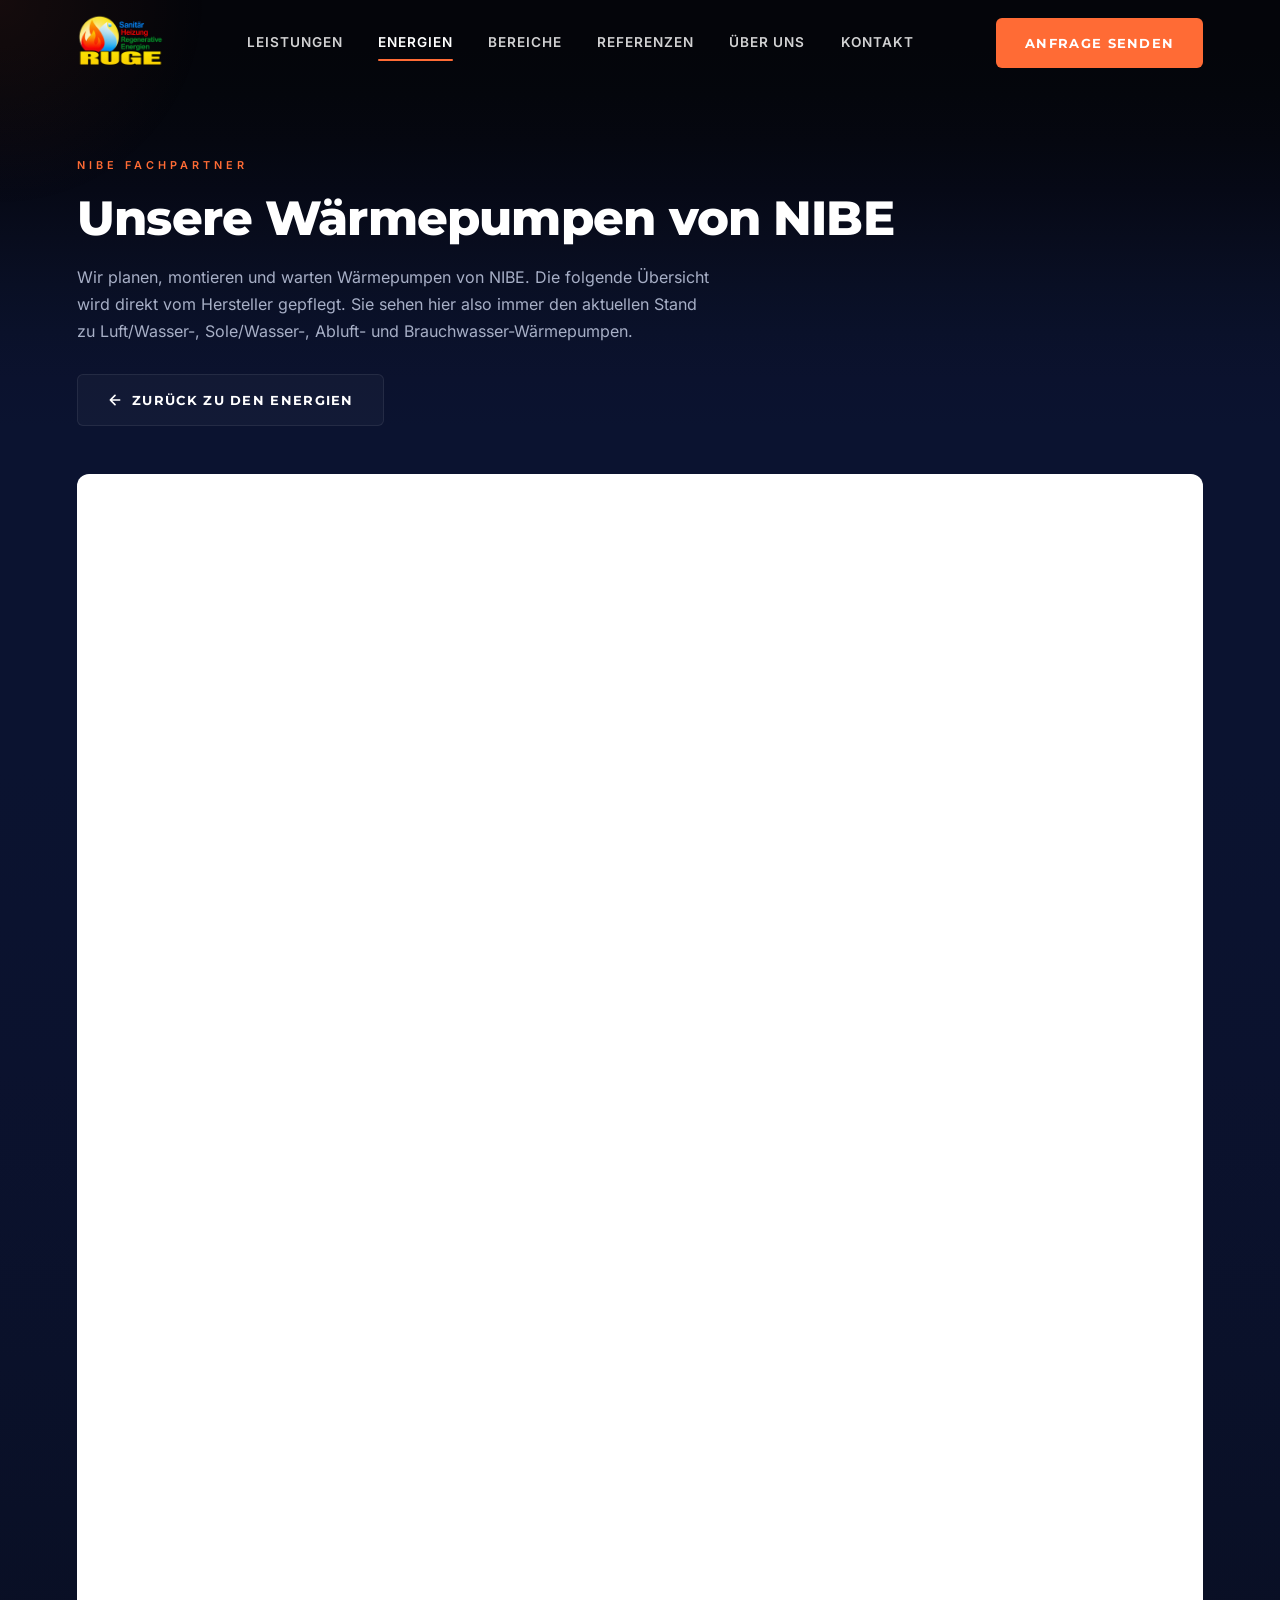
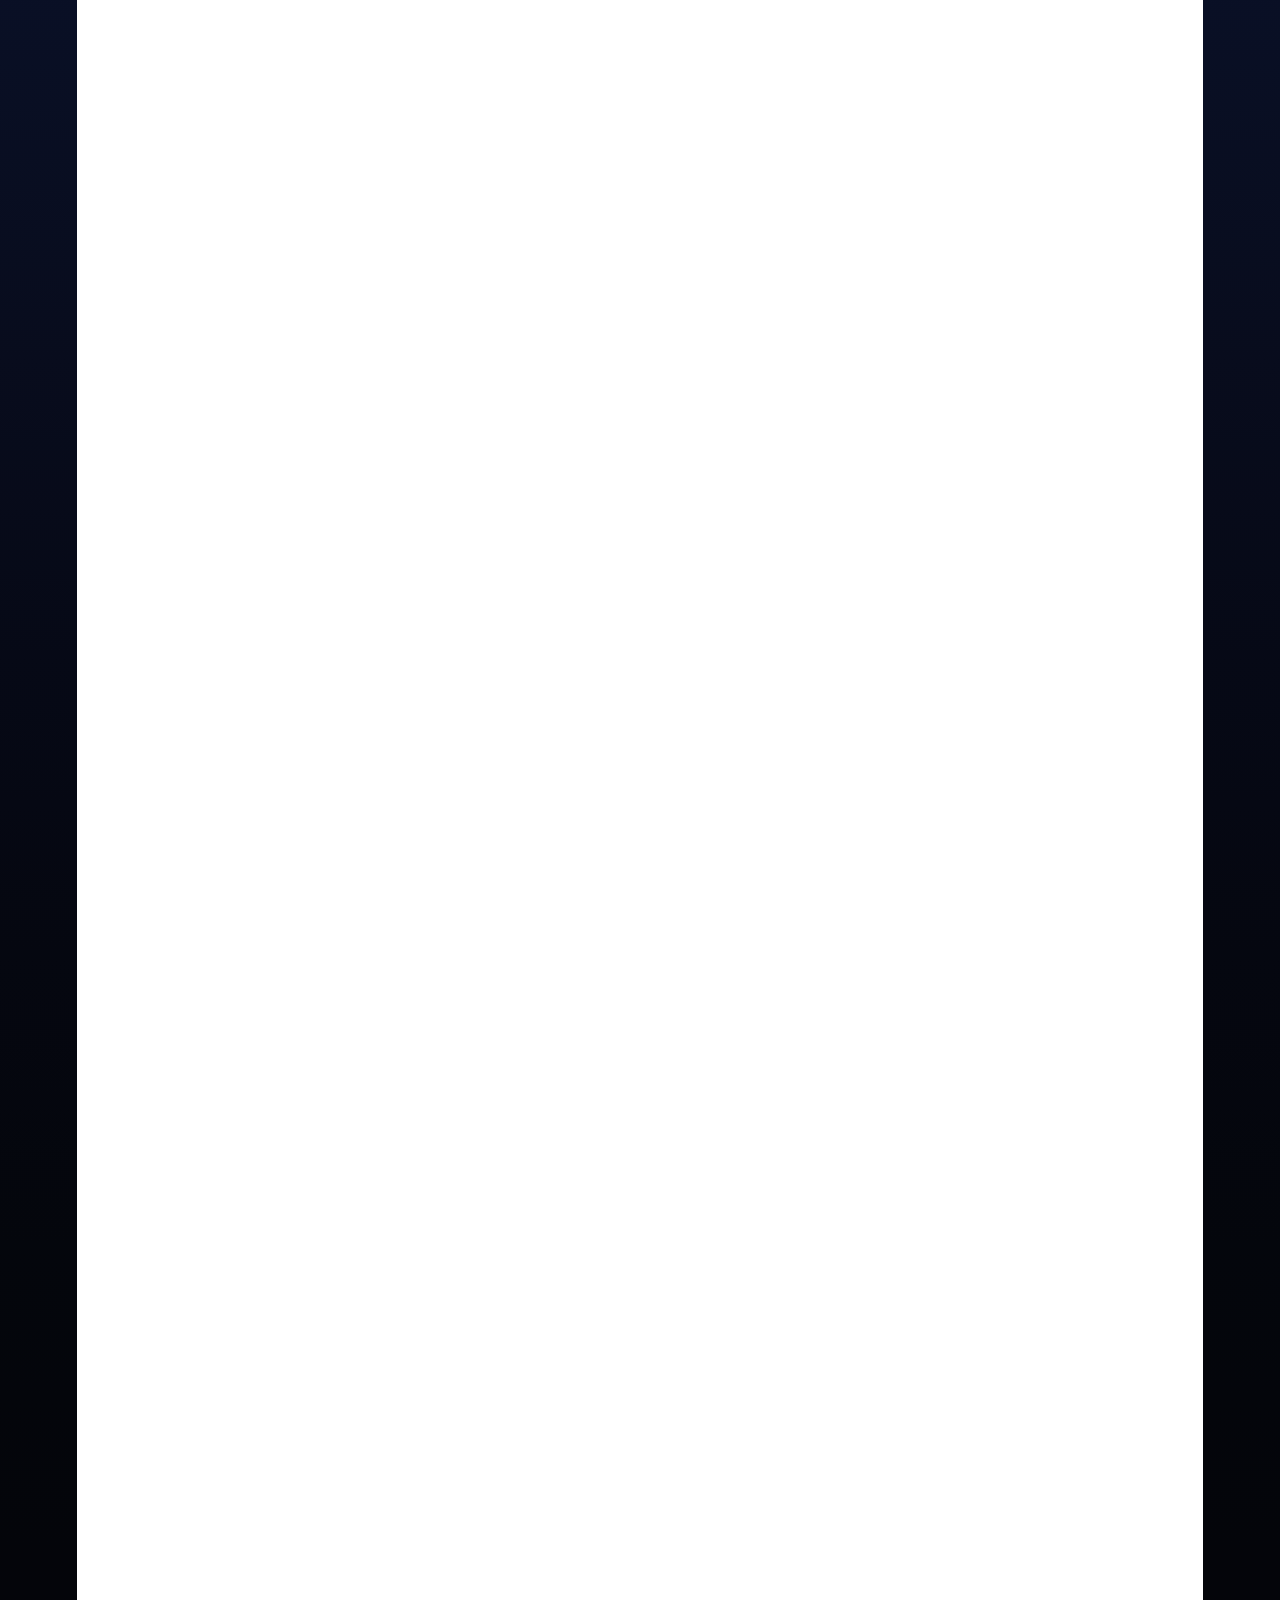
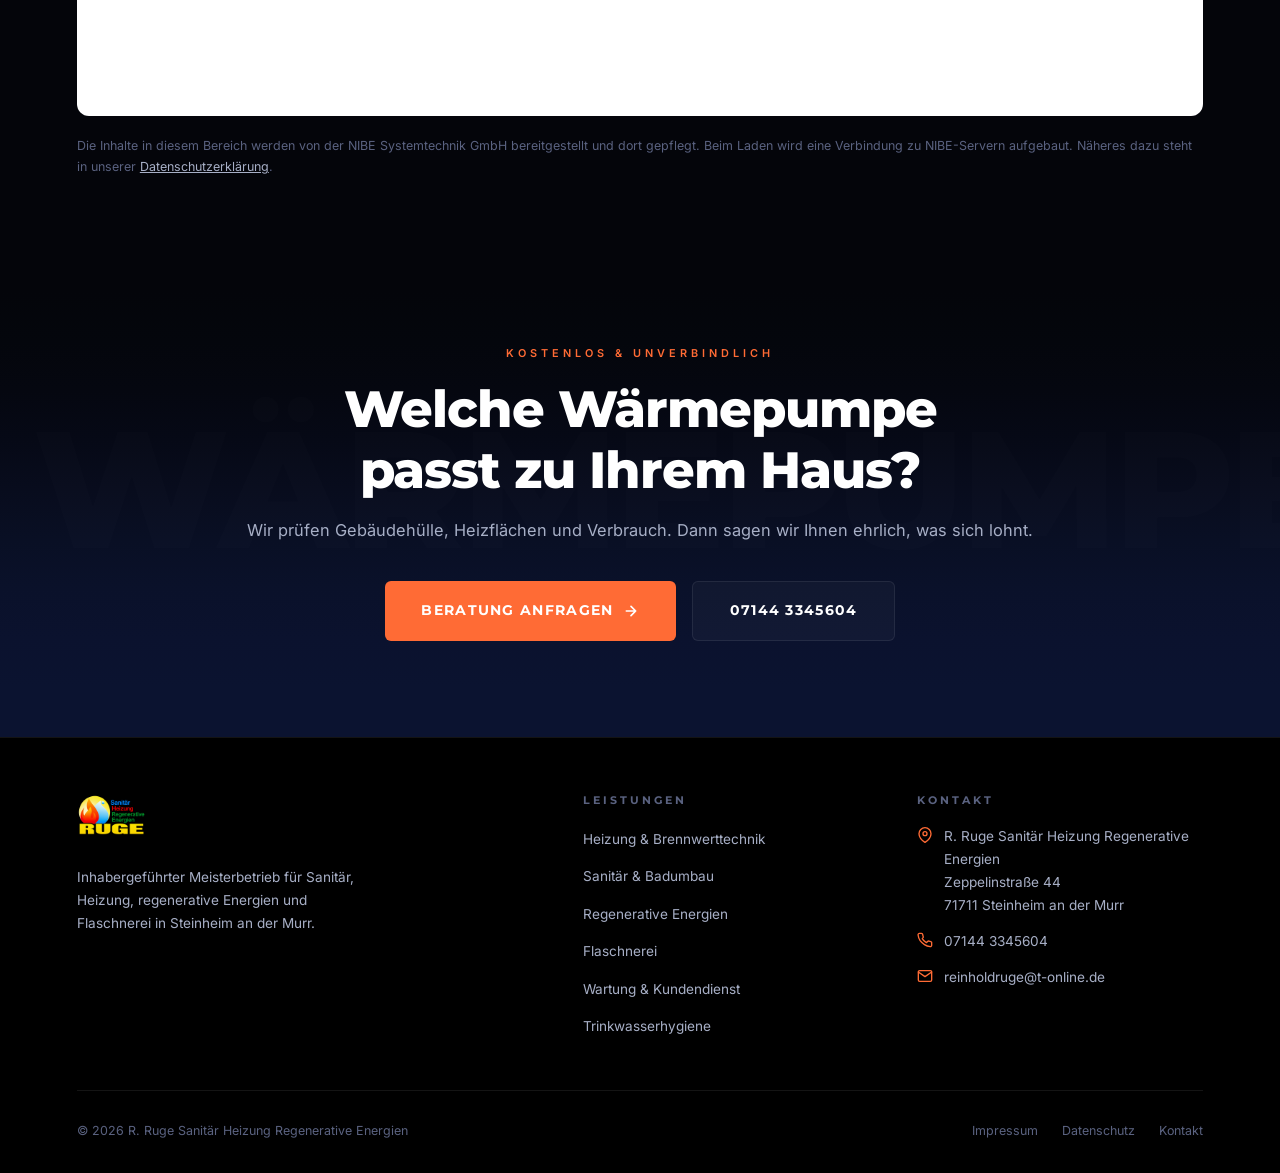
<file: waermepumpen-nibe.html>
<!DOCTYPE html>
<html lang="de">
<head>
<meta charset="UTF-8" />
<meta name="viewport" content="width=device-width, initial-scale=1, viewport-fit=cover" />
<title>Unsere Wärmepumpen von NIBE | R. Ruge</title>
<meta name="description" content="R. Ruge ist NIBE-Fachpartner: Luft/Wasser-, Sole/Wasser- und Abluft-Wärmepumpen. Planung, Einbau und Wartung aus einer Hand in Steinheim an der Murr." />
<meta name="theme-color" content="#01328F" />
<meta name="robots" content="noindex" />
<link rel="icon" type="image/png" href="favicon.ruge.png" />
<link rel="apple-touch-icon" href="favicon.ruge.png" />

<meta property="og:type" content="website" />
<meta property="og:locale" content="de_DE" />
<meta property="og:title" content="Unsere Wärmepumpen von NIBE | R. Ruge" />
<meta property="og:description" content="Als NIBE-Fachpartner planen, montieren und warten wir Wärmepumpen dieses Herstellers." />
<meta property="og:image" content="nibe-banner.jpg" />

<link rel="preload" href="inter-400-latin.woff2" as="font" type="font/woff2" crossorigin />
<link rel="preload" href="montserrat-800-latin.woff2" as="font" type="font/woff2" crossorigin />
<link rel="stylesheet" href="fonts.css" />
<script>document.documentElement.classList.add('js');</script>

<style>
  :root {
    --orange:        #FF6B35;
    --orange-dark:   #E85A28;
    --orange-glow:   rgba(255, 107, 53, 0.3);
    --brand-blue:    #0A2647;
    --brand-blue-d:  #030D1E;
    --navy:          #050609;
    --navy-blue:     #0b1330;
    --navy-mid-blue: #0e1638;
    --card-bg:       #0a0e20;

    --wave-up: linear-gradient(to bottom,
      #04050a 0%, #04050a 10%, #04060c 20%, #050710 30%, #060916 40%,
      #080c1d 50%, #090f24 60%, #0a112a 70%, #0b122e 80%, #0b1330 90%, #0b1330 100%);
    --wave-down: linear-gradient(to top,
      #04050a 0%, #04050a 10%, #04060c 20%, #050710 30%, #060916 40%,
      #080c1d 50%, #090f24 60%, #0a112a 70%, #0b122e 80%, #0b1330 90%, #0b1330 100%);
    --wave-full: linear-gradient(to bottom,
      #04050a 0%,  #04050a 5%,  #04060c 10%, #050710 15%, #060916 20%,
      #080c1d 25%, #090f24 30%, #0a112a 35%, #0b122e 40%, #0b1330 45%,
      #0b1330 55%, #0b122e 60%, #0a112a 65%, #090f24 70%, #080c1d 75%,
      #060916 80%, #050710 85%, #04060c 90%, #04050a 95%, #04050a 100%);
    --border:        rgba(255,255,255,0.08);
    --text-primary:  #FFFFFF;
    --text-secondary:#A7AFC6;
    --text-muted:    #5A6280;
    --header-h: 86px;
  }
  *, *::before, *::after { margin: 0; padding: 0; box-sizing: border-box; }
  html { scroll-behavior: smooth; }
  body {
    font-family: 'Inter', system-ui, sans-serif;
    background: linear-gradient(165deg, var(--navy) 0%, var(--navy-blue) 45%, var(--navy) 100%);
    background-attachment: fixed;
    color: var(--text-primary);
    line-height: 1.7;
    overflow-x: hidden;
  }
  h1, h2, h3, h4 { font-family: 'Montserrat', sans-serif; line-height: 1.2; text-wrap: balance; }
  img, svg { max-width: 100%; }
  img { height: auto; display: block; }
  a { color: inherit; }

  ::-webkit-scrollbar { width: 6px; }
  ::-webkit-scrollbar-track { background: var(--navy); }
  ::-webkit-scrollbar-thumb { background: var(--orange); border-radius: 3px; }
  ::selection { background: var(--orange); color: #fff; }
  :focus-visible { outline: 2px solid var(--orange); outline-offset: 3px; border-radius: 3px; }

  .skip-link {
    position: absolute; left: -9999px; top: 0; z-index: 2000;
    background: var(--orange); color: #fff; padding: 0.8rem 1.4rem; font-weight: 600; text-decoration: none;
  }
  .skip-link:focus { left: 12px; top: 12px; }

  .cursor-glow {
    position: fixed; width: 420px; height: 420px; border-radius: 50%;
    background: radial-gradient(circle, rgba(255,107,53,0.07) 0%, transparent 70%);
    pointer-events: none; transform: translate(-50%, -50%);
    z-index: 9999; transition: opacity 0.3s ease;
  }

  /* ── BUTTONS ── */
  .btn-primary {
    background: var(--orange); color: white;
    padding: 0.85rem 1.8rem; border-radius: 6px; text-decoration: none;
    font-family: 'Montserrat', sans-serif; font-weight: 700; font-size: 0.82rem;
    letter-spacing: 1.3px; text-transform: uppercase; border: none; cursor: pointer;
    transition: all 0.3s ease; position: relative; overflow: hidden;
    display: inline-flex; align-items: center; gap: 0.6rem;
  }
  .btn-primary svg { width: 16px; height: 16px; flex-shrink: 0; }
  .btn-primary::before {
    content: ''; position: absolute; top: 0; left: -100%; width: 100%; height: 100%;
    background: linear-gradient(90deg, transparent, rgba(255,255,255,0.2), transparent);
    transition: left 0.5s ease;
  }
  .btn-primary:hover { background: var(--orange-dark); transform: translateY(-2px); box-shadow: 0 8px 28px var(--orange-glow); }
  .btn-primary:hover::before { left: 100%; }
  .btn-outline {
    background: rgba(255,255,255,0.03); color: var(--text-primary);
    padding: 0.85rem 1.8rem; border-radius: 6px; text-decoration: none;
    font-family: 'Montserrat', sans-serif; font-weight: 700; font-size: 0.82rem;
    letter-spacing: 1.3px; text-transform: uppercase; border: 1px solid var(--border);
    cursor: pointer; transition: all 0.3s ease; display: inline-flex; align-items: center; gap: 0.6rem;
  }
  .btn-outline svg { width: 16px; height: 16px; flex-shrink: 0; }
  .btn-outline:hover { border-color: var(--orange); color: var(--orange); box-shadow: 0 0 22px var(--orange-glow); }

  /* ── HEADER ── */
  header.site-header {
    position: fixed; top: 0; left: 0; right: 0; z-index: 1000;
    background: transparent; border-bottom: 1px solid transparent;
    transition: background 0.4s ease, box-shadow 0.3s ease, border-color 0.4s ease, backdrop-filter 0.4s ease;
  }
  header.site-header.scrolled {
    background: linear-gradient(100deg, var(--brand-blue) 0%, var(--brand-blue-d) 100%);
    backdrop-filter: blur(16px);
    border-bottom: 1px solid rgba(255,255,255,0.1);
    box-shadow: 0 12px 34px rgba(0,0,0,0.45);
  }
  .header-inner {
    max-width: 1320px; margin-inline: auto;
    min-height: var(--header-h);
    padding: 0.6rem 6%; display: flex; align-items: center; justify-content: space-between; gap: 1.5rem;
  }
  .logo { display: inline-flex; align-items: center; flex-shrink: 0; }
  .logo img { height: 58px; width: auto; transition: height 0.3s ease; }
  .header-nav { display: flex; align-items: center; gap: 2.2rem; }
  .header-nav a {
    color: rgba(255,255,255,0.82); text-decoration: none; font-size: 0.85rem;
    font-weight: 600; letter-spacing: 1px; text-transform: uppercase;
    transition: color 0.3s; position: relative; padding: 0.3rem 0;
  }
  .header-nav a::after {
    content: ''; position: absolute; bottom: -2px; left: 0;
    width: 0; height: 2px; background: var(--orange); border-radius: 2px; transition: width 0.3s;
  }
  .header-nav a:hover, .header-nav a[aria-current="page"] { color: #fff; }
  .header-nav a:hover::after, .header-nav a[aria-current="page"]::after { width: 100%; }
  .hamburger {
    display: none; flex-direction: column; gap: 5px; cursor: pointer; padding: 4px;
    background: none; border: 0;
  }
  .hamburger span { width: 24px; height: 2px; background: #fff; border-radius: 2px; transition: all 0.3s; display: block; }
  .hamburger[aria-expanded="true"] span:nth-child(1) { transform: translateY(7px) rotate(45deg); }
  .hamburger[aria-expanded="true"] span:nth-child(2) { opacity: 0; }
  .hamburger[aria-expanded="true"] span:nth-child(3) { transform: translateY(-7px) rotate(-45deg); }
  .mobile-nav {
    position: fixed; inset: 0; background: rgba(5,6,9,0.97); backdrop-filter: blur(20px);
    z-index: 999; display: flex; flex-direction: column; align-items: center; justify-content: center; gap: 2rem;
    transform: translateX(100%); transition: transform 0.4s cubic-bezier(0.77,0,0.175,1);
    padding: 2rem;
  }
  .mobile-nav.open { transform: translateX(0); }
  .mobile-nav a {
    font-family: 'Montserrat', sans-serif; font-size: 1.7rem; font-weight: 800;
    color: var(--text-primary); text-decoration: none; text-transform: uppercase;
    letter-spacing: 2px; transition: color 0.3s;
  }
  .mobile-nav a:hover { color: var(--orange); }
  .mobile-nav .mobile-actions { display: flex; flex-direction: column; gap: 0.9rem; margin-top: 1rem; align-items: center; }
  .mobile-nav .mobile-actions .btn-primary,
  .mobile-nav .mobile-actions .btn-outline {
    padding: 0.55rem 1.1rem; font-size: 0.68rem; letter-spacing: 0.8px; white-space: nowrap;
  }
  .mobile-meta { margin-top: 1.5rem; font-size: 0.82rem; color: var(--text-secondary); text-align: center; line-height: 1.8; }

  /* ── SECTION COMMONS ── */
  section { position: relative; z-index: 1; }
  .section-eyebrow {
    display: inline-flex; align-items: center; gap: 0.7rem;
    font-size: 0.68rem; font-weight: 600; letter-spacing: 4px; text-transform: uppercase;
    color: var(--orange); margin-bottom: 1rem;
  }

  /* ── SEITENKOPF ── */
  .page-head { padding: calc(var(--header-h) + 4rem) 6% 3rem; background: var(--wave-up); }
  .page-head-inner { max-width: 1180px; margin-inline: auto; }
  .page-head h1 { font-size: clamp(2rem, 4.2vw, 3rem); font-weight: 800; letter-spacing: -0.8px; margin-bottom: 1rem; }
  .page-head p { color: var(--text-secondary); max-width: 640px; font-size: 1rem; margin-bottom: 1.8rem; }

  /* ── NIBE-INHALTE ── */
  .nibe-page { padding: 0 6% 4rem; background: var(--wave-down); }
  .nibe-page-inner { max-width: 1180px; margin-inline: auto; }
  .nibe-frame {
    background: #fff; border: 1px solid var(--border); border-radius: 12px; overflow: hidden;
  }
  /* Höhe fest und großzügig: das iframe soll die NIBE-Inhalte in voller Länge zeigen,
     damit nur die Seite selbst scrollt. Eine automatische Höhe ist nicht möglich,
     weil der Inhalt von einer fremden Domain kommt. */
  .nibe-frame iframe { display: block; width: 100%; height: 2840px; border: 0; }
  .nibe-note { margin-top: 1.2rem; font-size: 0.78rem; color: var(--text-muted); }
  .nibe-note a { color: var(--text-secondary); }
  .nibe-note a:hover { color: var(--orange); }

  /* ── CTA ── */
  .cta-section {
    padding: 6rem 6%; text-align: center; position: relative; overflow: hidden;
    background: var(--wave-up);
  }
  .cta-section::before {
    content: 'WÄRMEPUMPE'; position: absolute; top: 50%; left: 50%; transform: translate(-50%, -50%);
    font-family: 'Montserrat', sans-serif; font-size: 13vw; font-weight: 800;
    color: rgba(255,255,255,0.013); white-space: nowrap; pointer-events: none; letter-spacing: -5px;
  }
  .cta-inner { position: relative; z-index: 2; }
  .cta-section h2 { font-size: clamp(2rem, 4.2vw, 3.2rem); font-weight: 800; margin-bottom: 1rem; letter-spacing: -1px; }
  .cta-section p { color: var(--text-secondary); font-size: 1.02rem; margin-bottom: 2.3rem; }
  .cta-actions { display: flex; gap: 1rem; justify-content: center; flex-wrap: wrap; }
  .cta-actions .btn-primary, .cta-actions .btn-outline { padding: 1.05rem 2.3rem; font-size: 0.88rem; }

  /* ── REVEAL ── */
  .reveal { opacity: 0; transform: translateY(40px); transition: opacity 0.7s ease, transform 0.7s ease; }
  .reveal.visible { opacity: 1; transform: translateY(0); }

  /* ── FOOTER ── */
  /* Seitenabschluss: durchgehend schwarz, kein Verlauf */
  footer.site-footer { background: #000; border-top: 1px solid var(--border); padding: 3.5rem 6% 2rem; }
  .footer-top { display: grid; grid-template-columns: 1.6fr 1fr 1fr; gap: 3rem; padding-bottom: 2.5rem; border-bottom: 1px solid var(--border); margin-bottom: 1.8rem; }
  .footer-logo { display: inline-block; margin-bottom: 1.1rem; }
  .footer-logo img { height: 46px; width: auto; }
  .footer-brand p { font-size: 0.85rem; color: var(--text-secondary); line-height: 1.7; max-width: 300px; }
  .footer-col h4 { font-size: 0.68rem; letter-spacing: 3px; text-transform: uppercase; color: var(--text-muted); margin-bottom: 1.1rem; }
  .footer-col ul { list-style: none; }
  .footer-col ul li { margin-bottom: 0.65rem; }
  .footer-col ul li a { color: var(--text-secondary); text-decoration: none; font-size: 0.85rem; transition: color 0.3s; }
  .footer-col ul li a:hover { color: var(--orange); }
  .footer-contact { display: flex; flex-direction: column; gap: 0.8rem; }
  .f-row { display: flex; align-items: flex-start; gap: 0.7rem; font-size: 0.85rem; color: var(--text-secondary); }
  .f-row svg { width: 16px; height: 16px; stroke: var(--orange); flex-shrink: 0; margin-top: 2px; }
  .f-row a { color: var(--text-secondary); text-decoration: none; transition: color 0.3s; }
  .f-row a:hover { color: var(--orange); }
  .footer-bottom { display: flex; align-items: center; justify-content: space-between; flex-wrap: wrap; gap: 1rem; }
  .footer-bottom p { font-size: 0.78rem; color: var(--text-muted); }
  .footer-bottom-links { display: flex; gap: 1.5rem; }
  .footer-bottom-links a { color: var(--text-muted); text-decoration: none; font-size: 0.78rem; transition: color 0.3s; }
  .footer-bottom-links a:hover { color: var(--orange); }

  /* ── MOBILE ACTION BAR ── */
  .action-bar {
    display: none; position: fixed; left: 0; right: 0; bottom: 0; z-index: 900;
    background: rgba(5,6,9,0.92); backdrop-filter: blur(14px);
    border-top: 1px solid var(--border);
    padding: 0.7rem 5%; gap: 0.7rem;
  }
  .action-bar a {
    flex: 1; min-width: 0; display: flex; align-items: center; justify-content: center; gap: 0.4rem;
    padding: 0.85rem 0.5rem; border-radius: 8px; text-decoration: none; white-space: nowrap;
    font-family: 'Montserrat', sans-serif; font-weight: 700; font-size: 0.76rem;
    letter-spacing: 0.3px; text-transform: uppercase;
  }
  .action-bar svg { width: 16px; height: 16px; }
  .ab-call { background: rgba(255,255,255,0.06); color: #fff; border: 1px solid var(--border); }
  .ab-mail { background: var(--orange); color: #fff; }

  /* ── RESPONSIVE ── */
  @media (max-width: 1024px) {
    .footer-top { grid-template-columns: 1fr 1fr; }
    .nibe-frame iframe { height: 3680px; }
  }
  @media (max-width: 768px) {
    :root { --header-h: 68px; }
    .logo img { height: 42px; }
    .header-nav, .header-inner .btn-primary { display: none; }
    .hamburger { display: flex; }
    .page-head { padding-top: calc(var(--header-h) + 2.5rem); }
    .nibe-frame iframe { height: 4800px; }
    .footer-top { grid-template-columns: 1fr; }
    .footer-bottom { flex-direction: column; text-align: center; }
    .cta-actions { flex-direction: column; align-items: stretch; text-align: center; }
    .action-bar { display: flex; }
    body { padding-bottom: 68px; }
    .cursor-glow { display: none; }
  }
</style>
<link rel="stylesheet" href="motion.css" />
<link rel="stylesheet" href="motion.v2.css" />
<link rel="stylesheet" href="mobile.css" />
</head>

<body>
<a class="skip-link" href="#main">Zum Inhalt springen</a>
<div class="cursor-glow" id="cursorGlow"></div>

<!-- ══ MOBILE NAV ══ -->
<nav class="mobile-nav" id="mobileNav" aria-label="Mobile Navigation">
  <a href="leistungen.html">Leistungen</a>
  <a href="energien.html" aria-current="page">Energien</a>
  <a href="bereiche.html">Bereiche</a>
  <a href="referenzen.html">Referenzen</a>
  <a href="ueber-uns.html">Über uns</a>
  <a href="index.html#faq">FAQ</a>
  <div class="mobile-actions">
    <a href="kontakt.php" class="btn-primary">Anfrage senden</a>
    <a href="tel:+4971443345604" class="btn-outline">07144 3345604</a>
  </div>
  <div class="mobile-meta">
    R. Ruge Sanitär Heizung Regenerative Energien<br />
    Zeppelinstraße 44 · 71711 Steinheim an der Murr
  </div>
</nav>

<!-- ══ HEADER ══ -->
<header class="site-header" id="header">
  <div class="header-inner">
    <a href="index.html" class="logo" aria-label="Zur Startseite von R. Ruge">
      <img src="logo-ruge.png" width="712" height="424" alt="Logo R. Ruge Sanitär Heizung Regenerative Energien" />
    </a>
    <nav class="header-nav" aria-label="Hauptnavigation">
      <a href="leistungen.html">Leistungen</a>
      <a href="energien.html" aria-current="page">Energien</a>
      <a href="bereiche.html">Bereiche</a>
      <a href="referenzen.html">Referenzen</a>
      <a href="ueber-uns.html">Über uns</a>
      <a href="kontakt.php">Kontakt</a>
    </nav>
    <a href="kontakt.php" class="btn-primary">Anfrage senden</a>
    <button class="hamburger" id="hamburger" type="button" aria-label="Menü öffnen" aria-expanded="false" aria-controls="mobileNav">
      <span></span><span></span><span></span>
    </button>
  </div>
</header>

<main id="main">

<!-- ══ SEITENKOPF ══ -->
<section class="page-head">
  <div class="page-head-inner">
    <div class="section-eyebrow">NIBE Fachpartner</div>
    <h1>Unsere Wärmepumpen von NIBE</h1>
    <p>
      Wir planen, montieren und warten Wärmepumpen von NIBE. Die folgende Übersicht wird
      direkt vom Hersteller gepflegt. Sie sehen hier also immer den aktuellen Stand zu
      Luft/Wasser-, Sole/Wasser-, Abluft- und Brauchwasser-Wärmepumpen.
    </p>
    <a href="energien.html#waermepumpe" class="btn-outline">
      <svg viewBox="0 0 24 24" fill="none" stroke="currentColor" stroke-width="2.5" stroke-linecap="round" stroke-linejoin="round"><path d="M19 12H5m7-7-7 7 7 7"/></svg>
      Zurück zu den Energien
    </a>
  </div>
</section>

<!-- ══ NIBE-INHALTE ══ -->
<section class="nibe-page">
  <div class="nibe-page-inner">
    <div class="nibe-frame">
      <iframe src="https://www.nibe.onlineshk.de/scripts/show.aspx?content=/de/shk/nibe/fachpartner"
              title="NIBE Wärmepumpen, Inhalte für Fachpartner" loading="lazy"></iframe>
    </div>
    <p class="nibe-note">
      Die Inhalte in diesem Bereich werden von der NIBE Systemtechnik GmbH bereitgestellt und
      dort gepflegt. Beim Laden wird eine Verbindung zu NIBE-Servern aufgebaut. Näheres dazu
      steht in unserer <a href="datenschutz.html#schriften">Datenschutzerklärung</a>.
    </p>
  </div>
</section>

<!-- ══ CTA ══ -->
<section class="cta-section">
  <div class="cta-inner reveal">
    <div class="section-eyebrow">Kostenlos &amp; unverbindlich</div>
    <h2>Welche Wärmepumpe<br />passt zu Ihrem Haus?</h2>
    <p>Wir prüfen Gebäudehülle, Heizflächen und Verbrauch. Dann sagen wir Ihnen ehrlich, was sich lohnt.</p>
    <div class="cta-actions">
      <a href="kontakt.php" class="btn-primary">
        Beratung anfragen
        <svg viewBox="0 0 24 24" fill="none" stroke="currentColor" stroke-width="2.5" stroke-linecap="round" stroke-linejoin="round"><path d="M5 12h14M12 5l7 7-7 7"/></svg>
      </a>
      <a href="tel:+4971443345604" class="btn-outline">07144 3345604</a>
    </div>
  </div>
</section>

</main>

<!-- ══ FOOTER ══ -->
<footer class="site-footer">
  <div class="footer-top">
    <div class="footer-brand">
      <a href="index.html" class="footer-logo" aria-label="Zur Startseite von R. Ruge">
        <img src="logo-ruge.png" width="712" height="424" alt="Logo R. Ruge Sanitär Heizung Regenerative Energien" loading="lazy" />
      </a>
      <p>Inhabergeführter Meisterbetrieb für Sanitär, Heizung, regenerative Energien und Flaschnerei in Steinheim an der Murr.</p>
    </div>

    <div class="footer-col">
      <h4>Leistungen</h4>
      <ul>
        <li><a href="leistungen.html#heizung">Heizung &amp; Brennwerttechnik</a></li>
        <li><a href="leistungen.html#sanitaer">Sanitär &amp; Badumbau</a></li>
        <li><a href="energien.html">Regenerative Energien</a></li>
        <li><a href="leistungen.html#flaschnerei">Flaschnerei</a></li>
        <li><a href="leistungen.html#wartung">Wartung &amp; Kundendienst</a></li>
        <li><a href="leistungen.html#trinkwasser">Trinkwasserhygiene</a></li>
      </ul>
    </div>

    <div class="footer-col">
      <h4>Kontakt</h4>
      <div class="footer-contact">
        <div class="f-row">
          <svg viewBox="0 0 24 24" fill="none" stroke-width="2" stroke-linecap="round" stroke-linejoin="round"><path d="M21 10c0 7-9 13-9 13s-9-6-9-13a9 9 0 0 1 18 0z"/><circle cx="12" cy="10" r="3"/></svg>
          <span>R. Ruge Sanitär Heizung Regenerative Energien<br />Zeppelinstraße 44<br />71711 Steinheim an der Murr</span>
        </div>
        <div class="f-row">
          <svg viewBox="0 0 24 24" fill="none" stroke-width="2" stroke-linecap="round" stroke-linejoin="round"><path d="M22 16.92v3a2 2 0 0 1-2.18 2 19.79 19.79 0 0 1-8.63-3.07A19.5 19.5 0 0 1 4.69 13.1 19.79 19.79 0 0 1 1.62 4.44 2 2 0 0 1 3.6 2.18h3a2 2 0 0 1 2 1.72c.13.96.36 1.9.7 2.81a2 2 0 0 1-.45 2.11L7.91 9.91a16 16 0 0 0 6.09 6.09l1.88-1.88a2 2 0 0 1 2.11-.45c.91.34 1.85.57 2.81.7A2 2 0 0 1 22 16.92z"/></svg>
          <a href="tel:+4971443345604">07144 3345604</a>
        </div>
        <div class="f-row">
          <svg viewBox="0 0 24 24" fill="none" stroke-width="2" stroke-linecap="round" stroke-linejoin="round"><path d="M4 4h16c1.1 0 2 .9 2 2v12c0 1.1-.9 2-2 2H4c-1.1 0-2-.9-2-2V6c0-1.1.9-2 2-2z"/><polyline points="22,6 12,13 2,6"/></svg>
          <a href="mailto:reinholdruge@t-online.de">reinholdruge@t-online.de</a>
        </div>
      </div>
    </div>
  </div>

  <div class="footer-bottom">
    <p>© <span data-year>2026</span> R. Ruge Sanitär Heizung Regenerative Energien</p>
    <nav aria-label="Rechtliches" class="footer-bottom-links">
      <a href="impressum.html">Impressum</a>
      <a href="datenschutz.html">Datenschutz</a>
      <a href="kontakt.php">Kontakt</a>
    </nav>
  </div>
</footer>

<!-- ══ MOBILE ACTION BAR ══ -->
<div class="action-bar" aria-label="Schnellkontakt">
  <a class="ab-call" href="tel:+4971443345604">
    <svg viewBox="0 0 24 24" fill="none" stroke="currentColor" stroke-width="2" stroke-linecap="round" stroke-linejoin="round"><path d="M22 16.92v3a2 2 0 0 1-2.18 2 19.79 19.79 0 0 1-8.63-3.07A19.5 19.5 0 0 1 4.69 13.1 19.79 19.79 0 0 1 1.62 4.44 2 2 0 0 1 3.6 2.18h3a2 2 0 0 1 2 1.72c.13.96.36 1.9.7 2.81a2 2 0 0 1-.45 2.11L7.91 9.91a16 16 0 0 0 6.09 6.09l1.88-1.88a2 2 0 0 1 2.11-.45c.91.34 1.85.57 2.81.7A2 2 0 0 1 22 16.92z"/></svg>
    Anrufen
  </a>
  <a class="ab-mail" href="kontakt.php">
    <svg viewBox="0 0 24 24" fill="none" stroke="currentColor" stroke-width="2" stroke-linecap="round" stroke-linejoin="round"><path d="M4 4h16c1.1 0 2 .9 2 2v12c0 1.1-.9 2-2 2H4c-1.1 0-2-.9-2-2V6c0-1.1.9-2 2-2z"/><polyline points="22,6 12,13 2,6"/></svg>
    Anfragen
  </a>
</div>

<noscript><style>.reveal{opacity:1!important;transform:none!important;}</style></noscript>

<script>
  var glow = document.getElementById('cursorGlow');
  if (glow && window.matchMedia('(pointer:fine)').matches) {
    document.addEventListener('mousemove', function (e) {
      glow.style.left = e.clientX + 'px';
      glow.style.top  = e.clientY + 'px';
    });
  }

  var header = document.getElementById('header');
  if (header) {
    var onScroll = function () { header.classList.toggle('scrolled', window.scrollY > 20); };
    onScroll();
    window.addEventListener('scroll', onScroll, { passive: true });
  }

  var burger = document.getElementById('hamburger');
  var mobileNav = document.getElementById('mobileNav');
  function setNav(open) {
    mobileNav.classList.toggle('open', open);
    burger.setAttribute('aria-expanded', open ? 'true' : 'false');
    burger.setAttribute('aria-label', open ? 'Menü schließen' : 'Menü öffnen');
  }
  if (burger && mobileNav) {
    burger.addEventListener('click', function () { setNav(!mobileNav.classList.contains('open')); });
    mobileNav.addEventListener('click', function (e) { if (e.target.closest('a')) setNav(false); });
    document.addEventListener('keydown', function (e) { if (e.key === 'Escape') setNav(false); });
  }

  document.querySelectorAll('[data-year]').forEach(function (el) { el.textContent = new Date().getFullYear(); });

  var revealEls = document.querySelectorAll('.reveal');
  if ('IntersectionObserver' in window) {
    var revealObs = new IntersectionObserver(function (entries) {
      entries.forEach(function (e) { if (e.isIntersecting) { e.target.classList.add('visible'); revealObs.unobserve(e.target); } });
    }, { threshold: 0.1 });
    revealEls.forEach(function (el) { revealObs.observe(el); });
    setTimeout(function () { revealEls.forEach(function (el) { if (el.getBoundingClientRect().top < window.innerHeight) el.classList.add('visible'); }); }, 4000);
  } else {
    revealEls.forEach(function (el) { el.classList.add('visible'); });
  }
</script>
<script src="motion.js" defer></script>
<script src="motion.v2.js" defer></script>
<script src="mobile.js" defer></script>
</body>
</html>
</file>
<file: fonts.css>
/* Selbst gehostete Schriften – es werden keine Daten an Google übertragen.
   Quelle: Google Fonts (Open Font License / SIL OFL 1.1) */

@font-face {
  font-family: 'Inter';
  font-style: normal;
  font-weight: 400;
  font-display: swap;
  src: url('inter-400-latin.woff2') format('woff2');
  unicode-range: U+0000-00FF, U+0131, U+0152-0153, U+02BB-02BC, U+02C6, U+02DA, U+02DC, U+0304, U+0308, U+0329, U+2000-206F, U+20AC, U+2122, U+2191, U+2193, U+2212, U+2215, U+FEFF, U+FFFD;
}
@font-face {
  font-family: 'Inter';
  font-style: normal;
  font-weight: 400;
  font-display: swap;
  src: url('inter-400-latinext.woff2') format('woff2');
  unicode-range: U+0100-02BA, U+02BD-02C5, U+02C7-02CC, U+02CE-02D7, U+02DD-02FF, U+0304, U+0308, U+0329, U+1D00-1DBF, U+1E00-1E9F, U+1EF2-1EFF, U+2020, U+20A0-20AB, U+20AD-20C0, U+2113, U+2C60-2C7F, U+A720-A7FF;
}
@font-face {
  font-family: 'Inter';
  font-style: normal;
  font-weight: 500;
  font-display: swap;
  src: url('inter-500-latin.woff2') format('woff2');
  unicode-range: U+0000-00FF, U+0131, U+0152-0153, U+02BB-02BC, U+02C6, U+02DA, U+02DC, U+0304, U+0308, U+0329, U+2000-206F, U+20AC, U+2122, U+2191, U+2193, U+2212, U+2215, U+FEFF, U+FFFD;
}
@font-face {
  font-family: 'Inter';
  font-style: normal;
  font-weight: 500;
  font-display: swap;
  src: url('inter-500-latinext.woff2') format('woff2');
  unicode-range: U+0100-02BA, U+02BD-02C5, U+02C7-02CC, U+02CE-02D7, U+02DD-02FF, U+0304, U+0308, U+0329, U+1D00-1DBF, U+1E00-1E9F, U+1EF2-1EFF, U+2020, U+20A0-20AB, U+20AD-20C0, U+2113, U+2C60-2C7F, U+A720-A7FF;
}
@font-face {
  font-family: 'Inter';
  font-style: normal;
  font-weight: 600;
  font-display: swap;
  src: url('inter-600-latin.woff2') format('woff2');
  unicode-range: U+0000-00FF, U+0131, U+0152-0153, U+02BB-02BC, U+02C6, U+02DA, U+02DC, U+0304, U+0308, U+0329, U+2000-206F, U+20AC, U+2122, U+2191, U+2193, U+2212, U+2215, U+FEFF, U+FFFD;
}
@font-face {
  font-family: 'Inter';
  font-style: normal;
  font-weight: 600;
  font-display: swap;
  src: url('inter-600-latinext.woff2') format('woff2');
  unicode-range: U+0100-02BA, U+02BD-02C5, U+02C7-02CC, U+02CE-02D7, U+02DD-02FF, U+0304, U+0308, U+0329, U+1D00-1DBF, U+1E00-1E9F, U+1EF2-1EFF, U+2020, U+20A0-20AB, U+20AD-20C0, U+2113, U+2C60-2C7F, U+A720-A7FF;
}
@font-face {
  font-family: 'Montserrat';
  font-style: normal;
  font-weight: 600;
  font-display: swap;
  src: url('montserrat-600-latin.woff2') format('woff2');
  unicode-range: U+0000-00FF, U+0131, U+0152-0153, U+02BB-02BC, U+02C6, U+02DA, U+02DC, U+0304, U+0308, U+0329, U+2000-206F, U+20AC, U+2122, U+2191, U+2193, U+2212, U+2215, U+FEFF, U+FFFD;
}
@font-face {
  font-family: 'Montserrat';
  font-style: normal;
  font-weight: 600;
  font-display: swap;
  src: url('montserrat-600-latinext.woff2') format('woff2');
  unicode-range: U+0100-02BA, U+02BD-02C5, U+02C7-02CC, U+02CE-02D7, U+02DD-02FF, U+0304, U+0308, U+0329, U+1D00-1DBF, U+1E00-1E9F, U+1EF2-1EFF, U+2020, U+20A0-20AB, U+20AD-20C0, U+2113, U+2C60-2C7F, U+A720-A7FF;
}
@font-face {
  font-family: 'Montserrat';
  font-style: normal;
  font-weight: 700;
  font-display: swap;
  src: url('montserrat-700-latin.woff2') format('woff2');
  unicode-range: U+0000-00FF, U+0131, U+0152-0153, U+02BB-02BC, U+02C6, U+02DA, U+02DC, U+0304, U+0308, U+0329, U+2000-206F, U+20AC, U+2122, U+2191, U+2193, U+2212, U+2215, U+FEFF, U+FFFD;
}
@font-face {
  font-family: 'Montserrat';
  font-style: normal;
  font-weight: 700;
  font-display: swap;
  src: url('montserrat-700-latinext.woff2') format('woff2');
  unicode-range: U+0100-02BA, U+02BD-02C5, U+02C7-02CC, U+02CE-02D7, U+02DD-02FF, U+0304, U+0308, U+0329, U+1D00-1DBF, U+1E00-1E9F, U+1EF2-1EFF, U+2020, U+20A0-20AB, U+20AD-20C0, U+2113, U+2C60-2C7F, U+A720-A7FF;
}
@font-face {
  font-family: 'Montserrat';
  font-style: normal;
  font-weight: 800;
  font-display: swap;
  src: url('montserrat-800-latin.woff2') format('woff2');
  unicode-range: U+0000-00FF, U+0131, U+0152-0153, U+02BB-02BC, U+02C6, U+02DA, U+02DC, U+0304, U+0308, U+0329, U+2000-206F, U+20AC, U+2122, U+2191, U+2193, U+2212, U+2215, U+FEFF, U+FFFD;
}
@font-face {
  font-family: 'Montserrat';
  font-style: normal;
  font-weight: 800;
  font-display: swap;
  src: url('montserrat-800-latinext.woff2') format('woff2');
  unicode-range: U+0100-02BA, U+02BD-02C5, U+02C7-02CC, U+02CE-02D7, U+02DD-02FF, U+0304, U+0308, U+0329, U+1D00-1DBF, U+1E00-1E9F, U+1EF2-1EFF, U+2020, U+20A0-20AB, U+20AD-20C0, U+2113, U+2C60-2C7F, U+A720-A7FF;
}
</file>
<file: motion.css>
/* ════════════════════════════════════════════════════════════════════
   motion.css · Animationen & Mobil-Feinschliff für die Unterseiten
   (leistungen, energien, bereiche, referenzen, ueber-uns).
   Wird NACH dem Inline-<style> jeder Seite geladen und ergänzt ihn nur:
   Farben, Abstände und Layouts der Seiten bleiben unverändert.
   Gegenstück: motion.js. index.html hat dieselben Effekte inline.
   ════════════════════════════════════════════════════════════════════ */

/* ── Scroll-Fortschritt ── */
.scroll-progress {
  position: fixed; top: 0; left: 0; right: 0; height: 3px; z-index: 1002;
  background: linear-gradient(90deg, var(--orange-dark), var(--orange) 60%, #FFB08A);
  box-shadow: 0 0 12px var(--orange-glow);
  transform: scaleX(0); transform-origin: 0 50%; pointer-events: none;
}

/* ── Header: fährt beim Laden ein, auf Mobil beim Runterscrollen weg ── */
header.site-header {
  animation: headerIn 0.9s cubic-bezier(0.2,0.7,0.2,1);
  transition: background 0.4s ease, box-shadow 0.3s ease, border-color 0.4s ease, backdrop-filter 0.4s ease,
              transform 0.45s cubic-bezier(0.2,0.7,0.2,1);
}
header.site-header.hide { transform: translateY(-100%); }
@keyframes headerIn { from { transform: translateY(-100%); opacity: 0; } }

/* Sprungmarken-Leiste rückt nach, wenn der Header weg ist */
.svc-subnav { transition: top 0.45s cubic-bezier(0.2,0.7,0.2,1); }
.header-hidden .svc-subnav { top: 0; }

/* ── Seiten-Hero ── */
.svc-hero-content .hero-eyebrow::before { transform-origin: left center; animation: lineGrow 0.9s cubic-bezier(0.2,0.7,0.2,1) 0.35s both; }
@keyframes lineGrow { from { transform: scaleX(0); } }
.svc-hero-content h1.is-split { opacity: 1; transform: none; animation: none; }
.svc-hero-content h1 .split-word { animation: wordIn 0.9s cubic-bezier(0.2,0.7,0.2,1) both; animation-delay: calc(0.25s + var(--wi, 0) * 0.08s); }
@keyframes wordIn {
  from { opacity: 0; transform: translateY(0.45em) rotate(2deg); filter: blur(8px); }
  to   { opacity: 1; transform: none; filter: none; }
}
.svc-hero-content .hero-chips .chip { animation: chipIn 0.6s cubic-bezier(0.34,1.56,0.64,1) both; }
.svc-hero-content .hero-chips .chip:nth-child(1) { animation-delay: 0.85s; }
.svc-hero-content .hero-chips .chip:nth-child(2) { animation-delay: 0.95s; }
.svc-hero-content .hero-chips .chip:nth-child(3) { animation-delay: 1.05s; }
@keyframes chipIn { from { opacity: 0; transform: translateY(12px) scale(0.9); } }
.js-parallax .svc-hero-media, .js-parallax .svc-hero-content { will-change: transform; }

/* ── Überschriften: Wörter steigen gestaffelt aus der Unschärfe auf ── */
.split-word {
  display: inline-block; opacity: 0; transform: translateY(0.5em); filter: blur(6px);
  transition: opacity 0.7s ease, transform 0.8s cubic-bezier(0.2,0.7,0.2,1), filter 0.7s ease;
  transition-delay: calc(0.12s + var(--wi, 0) * 0.06s);
}
.visible .split-word { opacity: 1; transform: none; filter: none; }

/* ── Weichere Reveal-Kurve ── */
.reveal, .reveal-left, .reveal-right {
  transition-duration: 0.8s, 0.9s;
  transition-timing-function: ease, cubic-bezier(0.2,0.7,0.2,1);
}

/* ── Sektionsköpfe: Icon ploppt auf, große Nummer gleitet herein ── */
.svc-head.visible .svc-icon,
.bereich-head.visible .bereich-icon { animation: iconPop 0.7s cubic-bezier(0.34,1.56,0.64,1) 0.1s both; }
@keyframes iconPop { from { opacity: 0; transform: scale(0.4) rotate(-25deg); } }
.svc-head .svc-num-bg, .bereich-head .bereich-num-bg {
  opacity: 0; translate: 60px 0;
  transition: opacity 1s ease 0.2s, translate 1.2s cubic-bezier(0.2,0.7,0.2,1) 0.2s;
}
.svc-head.visible .svc-num-bg, .bereich-head.visible .bereich-num-bg { opacity: 1; translate: 0 0; }

/* ── Galerien: Kacheln erscheinen nacheinander ── */
.js .svc-gallery.reveal .gal-item {
  opacity: 0; transform: translateY(26px) scale(0.96);
  transition: opacity 0.6s ease, transform 0.8s cubic-bezier(0.2,0.7,0.2,1);
  transition-delay: calc(0.1s + var(--gi, 0) * 0.07s);
}
.js .svc-gallery.reveal.visible .gal-item { opacity: 1; transform: none; }

/* ── Gestaffelte Einzel-Elemente (Listen, Details, Infoband, Footer) ── */
.reveal-item {
  opacity: 0; transform: translateY(22px);
  transition: opacity 0.6s ease, transform 0.7s cubic-bezier(0.2,0.7,0.2,1);
}
.svc-check-list li.reveal-item { transform: translateX(-20px); }
.nibe-list li.reveal-item { transform: none; } /* NIBE-Haken stehen fest, nur Einblenden */
.svc-facts li.reveal-item { transform: translateY(10px) scale(0.92); }
.reveal-item.visible { opacity: 1; transform: none; }

/* ── Bild-Karten (Referenzen): Bild wird von unten aufgezogen ── */
.js .b-card.reveal {
  clip-path: inset(14% 0 0 0 round 14px);
  transition-property: opacity, transform, clip-path;
  transition-duration: 0.8s, 0.9s, 1.1s;
  transition-timing-function: ease, cubic-bezier(0.2,0.7,0.2,1), cubic-bezier(0.2,0.7,0.2,1);
}
.js .b-card.reveal.visible { clip-path: inset(0 0 0 0 round 14px); }
.js .b-card.reveal .b-bg img { transition: transform 1.3s cubic-bezier(0.2,0.7,0.2,1), filter 0.4s; }
.js .b-card.reveal:not(.visible) .b-bg img { transform: scale(1.2); }

/* ── Service-Videos: öffnen sich wie ein Vorhang ──
   Bewusst KEIN clip-path auf .svc-video selbst: Chrome rechnet den eigenen
   Clip in den IntersectionObserver ein, ein ganz weggeclipptes Element gilt
   dann nie als sichtbar. Folge: kein "visible" und kein Autoplay, das Video
   bleibt dauerhaft verdeckt. Stattdessen zieht sich eine Blende (::before) weg. */
.js .svc-video.reveal::before {
  content: ''; position: absolute; inset: 0; z-index: 2; pointer-events: none;
  background: #0a1929; transform-origin: 50% 100%;
  transition: transform 1.2s cubic-bezier(0.77,0,0.175,1) 0.1s;
}
.js .svc-video.reveal.visible::before { transform: scaleY(0); }

/* ── Bereiche: Titelbild zoomt beim Einblenden zurück, Etikett gleitet herein ── */
.js .bereich-media { clip-path: inset(0 0 12% 0); transition: clip-path 1.2s cubic-bezier(0.2,0.7,0.2,1); }
.js .bereich-media.m-in { clip-path: inset(0 0 0 0); }
.js .bereich-media:not(.m-in) img { transform: scale(1.18); }
.js .bereich-media .bereich-media-tag {
  opacity: 0; translate: -30px 0;
  transition: opacity 0.7s ease 0.5s, translate 0.9s cubic-bezier(0.2,0.7,0.2,1) 0.5s;
}
.js .bereich-media.m-in .bereich-media-tag { opacity: 1; translate: 0 0; }
.bereich-media-tag::before { transform-origin: left center; transition: transform 0.8s cubic-bezier(0.2,0.7,0.2,1) 0.8s; }
.js .bereich-media:not(.m-in) .bereich-media-tag::before { transform: scaleX(0); }

/* ── Parallax-Bildbänder (Energien: Überblick, NIBE, Förderung) ── */
.js-parallax .nibe-media, .js-parallax .funding-media, .js-parallax .ov-media { inset: -14% 0; will-change: transform; }

/* NIBE-Badge schwebt, Akzentwort schimmert */
.nibe-badge { animation: floatY 5s ease-in-out infinite; }
.nibe-copy h2 .word-accent {
  background: linear-gradient(100deg, var(--orange) 0%, var(--orange) 40%, #FFD2BC 50%, var(--orange) 60%, var(--orange) 100%);
  background-size: 260% 100%;
  -webkit-background-clip: text; background-clip: text; color: transparent;
  animation: accentShine 5.5s ease-in-out infinite;
}
@keyframes accentShine { 0%, 55% { background-position: 100% 0; } 100% { background-position: 0 0; } }

/* ── Über uns: Bild öffnet sich wie ein Vorhang, Karte schwebt ── */
.js .ueber-visual.reveal-left .ueber-box {
  clip-path: inset(0 100% 0 0 round 14px);
  transition: clip-path 1.3s cubic-bezier(0.77,0,0.175,1) 0.15s;
}
.js .ueber-visual.reveal-left.visible .ueber-box { clip-path: inset(0 0 0 0 round 14px); }
.ueber-visual .ueber-box > img { transition: transform 1.6s cubic-bezier(0.2,0.7,0.2,1); }
.js .ueber-visual:not(.visible) .ueber-box > img { transform: scale(1.18); }
.ueber-float { animation: floatY 5s ease-in-out infinite; }
@keyframes floatY { 0%, 100% { translate: 0 0; } 50% { translate: 0 -10px; } }

/* ── Karten mit 3D-Neigung + Lichtreflex (Desktop) ── */
.q-card::after {
  content: ''; position: absolute; inset: 0; z-index: 3; pointer-events: none;
  background: radial-gradient(circle at var(--gx, 50%) var(--gy, 0%), rgba(255,255,255,0.09), transparent 45%);
  opacity: 0; transition: opacity 0.4s;
}
@media (hover: hover) and (pointer: fine) {
  .q-card:not(.reveal) { transition: transform 0.25s ease-out, border-color 0.4s, box-shadow 0.4s; }
  .q-card:not(.reveal):hover {
    transform: perspective(1000px) rotateX(var(--rx, 0deg)) rotateY(var(--ry, 0deg)) translateY(-6px);
  }
  .q-card:hover::after { opacity: 1; }
}

/* ── FAQ: weich auf die echte Höhe aufklappen (keine abgeschnittenen Antworten) ── */
.faq-a {
  max-height: none; display: grid; grid-template-rows: 0fr; overflow: hidden;
  transition: grid-template-rows 0.5s cubic-bezier(0.2,0.7,0.2,1);
}
.faq-item.open .faq-a { max-height: none; grid-template-rows: 1fr; }
.faq-a p { min-height: 0; overflow: hidden; opacity: 0; transform: translateY(-8px); transition: opacity 0.35s ease, transform 0.45s ease; }
.faq-item.open .faq-a p { opacity: 1; transform: none; transition-delay: 0.1s; }

/* ── CTA: Hintergrundwort driftet mit dem Scroll, Glow atmet ── */
.cta-section::before { transform: translate(calc(-50% + var(--cta-x, 0px)), -50%); }
.cta-section::after { animation: ctaGlow 7s ease-in-out infinite; }
@keyframes ctaGlow {
  0%, 100% { transform: translate(-50%, -50%) scale(1);    opacity: 0.8; }
  50%      { transform: translate(-50%, -50%) scale(1.18); opacity: 1; }
}

/* ── Lightbox: blendet weich ein, Bild zoomt herein, beim Blättern neu ── */
.lightbox:not([hidden]) { animation: lbFade 0.3s ease; }
.lb-stage img.lb-anim { animation: lbZoom 0.45s cubic-bezier(0.2,0.7,0.2,1); }
@keyframes lbFade { from { opacity: 0; } }
@keyframes lbZoom { from { opacity: 0; transform: scale(0.94); } }

/* ── Klick-/Tap-Welle auf Buttons ── */
.btn-outline, .action-bar a { position: relative; overflow: hidden; }
.ripple {
  position: absolute; border-radius: 50%; pointer-events: none;
  background: rgba(255,255,255,0.32); transform: scale(0);
  animation: ripple 0.65s ease-out forwards;
}
@keyframes ripple { to { transform: scale(1); opacity: 0; } }

/* ── Mobile Navigation: Einträge fahren gestaffelt ein ── */
.mobile-nav > * {
  opacity: 0; transform: translateX(40px);
  transition: opacity 0.4s ease, transform 0.55s cubic-bezier(0.2,0.7,0.2,1);
}
.mobile-nav.open > * { opacity: 1; transform: none; }
.mobile-nav.open > :nth-child(1) { transition-delay: 0.14s; }
.mobile-nav.open > :nth-child(2) { transition-delay: 0.19s; }
.mobile-nav.open > :nth-child(3) { transition-delay: 0.24s; }
.mobile-nav.open > :nth-child(4) { transition-delay: 0.29s; }
.mobile-nav.open > :nth-child(5) { transition-delay: 0.34s; }
.mobile-nav.open > :nth-child(6) { transition-delay: 0.39s; }
.mobile-nav.open > :nth-child(7) { transition-delay: 0.46s; }
.mobile-nav.open > :nth-child(8) { transition-delay: 0.52s; }
body.nav-open { overflow: hidden; }

/* ── Mobile Aktionsleiste: fährt rein, verschwindet am Kontaktbereich ── */
.js .action-bar { transform: translateY(110%); transition: transform 0.5s cubic-bezier(0.2,0.7,0.2,1); }
.js .action-bar.show { transform: none; }
.js .action-bar.show.away { transform: translateY(110%); }

/* ════════════ KONTAKT (kontakt.php) ════════════ */

/* Seitenkopf: Linie zeichnet sich, Überschrift Wort für Wort, Glow schwebt */
.page-head .eyebrow { animation: fadeUpIn 0.8s cubic-bezier(0.2,0.7,0.2,1) 0.15s both; }
.page-head .eyebrow::before { transform-origin: left center; animation: lineGrow 0.9s cubic-bezier(0.2,0.7,0.2,1) 0.35s both; }
.page-head h1 .split-word { animation: wordIn 0.9s cubic-bezier(0.2,0.7,0.2,1) both; animation-delay: calc(0.25s + var(--wi, 0) * 0.08s); }
.page-head .inner > p { animation: fadeUpIn 0.8s cubic-bezier(0.2,0.7,0.2,1) 0.6s both; }
.page-head::after { animation: orbFloat 12s ease-in-out infinite; }
@keyframes fadeUpIn { from { opacity: 0; transform: translateY(24px); } }
@keyframes orbFloat {
  0%, 100% { transform: translate(0, 0) scale(1); }
  33%      { transform: translate(-30px, 30px) scale(1.06); }
  66%      { transform: translate(20px, -15px) scale(0.95); }
}

/* Formularkarte: Icon ploppt auf */
.form-card.visible .form-card-icon { animation: iconPop 0.7s cubic-bezier(0.34,1.56,0.64,1) 0.25s both; }

/* Anliegen-Kacheln: Icon hüpft bei Auswahl */
.topic-option label { transition: all 0.2s, transform 0.2s cubic-bezier(0.34,1.56,0.64,1); }
.topic-option label:active { transform: scale(0.95); }
.topic-option input:checked + label svg { animation: topicPop 0.45s cubic-bezier(0.34,1.56,0.64,1); }
.topic-option input:focus-visible + label { outline: 2px solid var(--orange); outline-offset: 2px; }
@keyframes topicPop { 40% { transform: scale(1.35) rotate(-8deg); } }

/* Felder: Beschriftung leuchtet beim Ausfüllen auf */
.field label { transition: color 0.25s; }
.field:focus-within label { color: var(--orange); }

/* Fehler: Hinweis schüttelt kurz, Feldfehler blenden ein */
.form-status.err.show { animation: shake 0.5s cubic-bezier(0.36,0.07,0.19,0.97) 0.4s both; }
.field-error { animation: fadeUpIn 0.4s ease both; }
@keyframes shake {
  10%, 90% { transform: translateX(-2px); }
  20%, 80% { transform: translateX(4px); }
  30%, 50%, 70% { transform: translateX(-6px); }
  40%, 60% { transform: translateX(6px); }
}

/* Absenden: Lade-Kreisel, solange die Anfrage unterwegs ist */
.btn-primary[aria-busy="true"] { pointer-events: none; opacity: 0.85; }
.btn-primary[aria-busy="true"]::after {
  content: ''; width: 16px; height: 16px; border-radius: 50%; flex-shrink: 0;
  border: 2px solid rgba(255,255,255,0.35); border-top-color: #fff;
  animation: spin 0.7s linear infinite;
}
@keyframes spin { to { transform: rotate(360deg); } }

/* Danke-Seite: Kreis pulsiert, Haken zeichnet sich */
.success-icon { animation: successPop 0.7s cubic-bezier(0.34,1.56,0.64,1) 0.3s both, successRing 2.4s ease-out 1s infinite; }
.success-icon svg polyline { stroke-dasharray: 30; stroke-dashoffset: 30; animation: drawCheck 0.6s ease-out 0.8s forwards; }
@keyframes successPop { from { opacity: 0; transform: scale(0.3); } }
@keyframes successRing { 0% { box-shadow: 0 0 0 0 var(--orange-glow); } 70%, 100% { box-shadow: 0 0 0 18px rgba(255,107,53,0); } }
@keyframes drawCheck { to { stroke-dashoffset: 0; } }

/* ════════════ TOUCH-GERÄTE ════════════
   Kein Hover: Buttons und Karten geben beim Tippen Feedback. */
@media (hover: none) {
  html { -webkit-tap-highlight-color: transparent; }
  .btn-primary:hover { transform: none; box-shadow: none; background: var(--orange); }
  .btn-outline:hover { box-shadow: none; }
  .btn-primary:active, .btn-outline:active, .action-bar a:active, .b-card:active, .gal-item:active { transform: scale(0.97); }
  .b-card, .gal-item { transition: transform 0.2s ease; }
}

/* ════════════ MOBIL-FEINSCHLIFF ════════════ */
@media (max-width: 768px) {
  body { background-attachment: scroll; padding-bottom: calc(68px + env(safe-area-inset-bottom)); }
  .action-bar { padding-bottom: calc(0.7rem + env(safe-area-inset-bottom)); }
  .mobile-nav { padding: calc(2rem + env(safe-area-inset-top)) 2rem calc(2rem + env(safe-area-inset-bottom)); gap: 1.4rem; overflow-y: auto; }

  .svc-hero-content h1 { font-size: clamp(2rem, 9vw, 2.6rem); }
  .svc-hero-content .hero-sub { font-size: 0.97rem; }
  .svc-hero-actions .btn-primary, .svc-hero-actions .btn-outline,
  .cta-actions .btn-primary, .cta-actions .btn-outline { justify-content: center; }

  /* Infoband als 2er-Raster, Text darf umbrechen */
  .info-band { display: grid; grid-template-columns: 1fr 1fr; gap: 1.3rem 1rem; padding: 1.5rem 6%; }
  .info-item { white-space: normal; align-items: flex-start; gap: 0.6rem; }
  .info-item svg { margin-top: 2px; }
  .info-item span span { font-size: 0.76rem; line-height: 1.45; display: block; }

  /* Sprungmarken: Verlauf rechts deutet an, dass man wischen kann */
  .svc-subnav-inner {
    -webkit-mask-image: linear-gradient(to right, #000 85%, transparent);
    mask-image: linear-gradient(to right, #000 85%, transparent);
    scroll-behavior: smooth;
  }

  .cta-section { padding: 5.5rem 6%; }
  .reveal-left, .reveal-right { transform: translateY(40px); }
  .faq-q { font-size: 0.95rem; padding: 1.2rem 0; }
  .footer-col ul li a { display: inline-block; padding: 0.15rem 0; }
  .ueber-badge { width: 124px; height: 124px; right: -1.1rem; bottom: -1.1rem; }
  .ueber-badge strong { font-size: 0.92rem; }
  .ueber-box { height: 320px; }

  /* Kontakt: 16px in Feldern verhindert das automatische Hineinzoomen auf iOS */
  .field input, .field select, .field textarea { font-size: 16px; }
  .topic-option:last-child { grid-column: 1 / -1; }
  .topic-option label { padding: 0.85rem 0.4rem; }
  .page-head h1 { font-size: clamp(2rem, 9vw, 2.6rem); }
  .success-panel { padding: 2.2rem 1.4rem; }
  .success-panel .cta-actions { flex-direction: column; align-items: stretch; }
  .success-panel .cta-actions a { justify-content: center; }
}
@media (max-width: 380px) {
  .info-band { grid-template-columns: 1fr; }
}

/* ════════════ WENIGER BEWEGUNG ════════════ */
@media (prefers-reduced-motion: reduce) {
  html { scroll-behavior: auto; }
  *, *::before, *::after {
    animation-duration: 0.01ms !important; animation-iteration-count: 1 !important;
    transition-duration: 0.01ms !important; transition-delay: 0s !important;
  }
  .reveal, .reveal-left, .reveal-right, .reveal-item { opacity: 1; transform: none; }
  .split-word { opacity: 1; transform: none; filter: none; }
}
</file>
<file: motion.v2.css>
/* ════════════════════════════════════════════════════════════════════
   motion.v2.css · Ergänzung zu motion.css für die v2-Unterseiten.
   Deckt nur die Bausteine ab, die es nur in v2 gibt:
   Fotobanner mit Titel (.svc-banner / .bereich-media), Umriss-Nummer,
   Text-/Kachel-Split (.svc-tile / .bereich-tile) und den schlichten
   Seitenkopf der NIBE-Seite. Alle übrigen Animationen kommen aus
   motion.css, damit sie auf allen Versionen identisch sind.
   Gegenstück: motion.v2.js.
   ════════════════════════════════════════════════════════════════════ */

/* ── Fotobanner: Bild zoomt beim Hineinscrollen zurück, danach Parallax ── */
.js .svc-banner > img, .js .svc-banner > video, .js .bereich-media > img {
  transition: transform 1.6s cubic-bezier(0.2,0.7,0.2,1);
}
.js .svc-banner:not(.m-in) > img, .js .svc-banner:not(.m-in) > video,
.js .bereich-media:not(.m-in) > img { transform: scale(1.16); }
/* Kein Clip wie in der alten Bereiche-Seite: hier steht der Titel im Bild */
.js .bereich-media, .js .bereich-media.m-in { clip-path: none; }
/* Parallax: Bild etwas höher als der Banner, damit beim Verschieben nie eine Kante sichtbar wird */
.js-parallax .svc-banner > img, .js-parallax .svc-banner > video, .js-parallax .bereich-media > img {
  position: relative; top: -10%; height: 120%; will-change: translate;
}

/* ── Umriss-Nummer gleitet von der Seite herein ── */
.js .svc-banner .svc-num-bg, .js .bereich-media .bereich-num-bg {
  transition: opacity 1.2s ease 0.35s, translate 1.5s cubic-bezier(0.2,0.7,0.2,1) 0.35s;
}
.js .svc-banner:not(.m-in) .svc-num-bg, .js .bereich-media:not(.m-in) .bereich-num-bg { opacity: 0; translate: 90px 0; }
.js .svc-section.flip .svc-banner:not(.m-in) .svc-num-bg,
.js .bereich-section.alt .bereich-media:not(.m-in) .bereich-num-bg { translate: -90px 0; }

/* ── Titel im Banner: Linie der Eyebrow zeichnet sich, Wörter steigen auf,
      orange Linie unter der Überschrift fährt aus ── */
.svc-eyebrow::before, .bereich-eyebrow::before {
  transform-origin: left center; transition: transform 0.8s cubic-bezier(0.2,0.7,0.2,1) 0.2s;
}
.js .reveal:not(.visible) > .svc-eyebrow::before,
.js .reveal:not(.visible) > .bereich-eyebrow::before { transform: scaleX(0); }
.svc-title h2::after, .bereich-title h2::after {
  transform-origin: left center; transition: transform 0.9s cubic-bezier(0.2,0.7,0.2,1) 0.55s;
}
.svc-section.flip .svc-title h2::after, .bereich-section.alt .bereich-title h2::after { transform-origin: right center; }
.js .reveal:not(.visible) > h2::after { transform: scaleX(0); }

/* ── Kacheln: gleiten nacheinander von rechts herein,
      Akzentbalken wächst, Icon ploppt auf ── */
.svc-tile.reveal-item, .bereich-tile.reveal-item { transform: translateX(28px); }
.svc-tile::before, .bereich-tile::before {
  transform-origin: 50% 50%;
  transition: top 0.3s, bottom 0.3s, transform 0.6s cubic-bezier(0.2,0.7,0.2,1) 0.25s;
}
.svc-tile.reveal-item::before, .bereich-tile.reveal-item::before { transform: scaleY(0); }
.svc-tile.reveal-item.visible::before, .bereich-tile.reveal-item.visible::before { transform: none; }
.svc-tile.reveal-item.visible .svc-tile-icon { animation: iconPop 0.6s cubic-bezier(0.34,1.56,0.64,1) 0.15s both; }

/* ── NIBE-Seite: schlichter Seitenkopf blendet gestaffelt ein ── */
.page-head-inner > .section-eyebrow { animation: fadeUpIn 0.8s cubic-bezier(0.2,0.7,0.2,1) 0.15s both; }
.page-head-inner > p { animation: fadeUpIn 0.8s cubic-bezier(0.2,0.7,0.2,1) 0.6s both; }
.page-head-inner > .btn-outline { animation: fadeUpIn 0.8s cubic-bezier(0.2,0.7,0.2,1) 0.75s both; }
.nibe-frame { animation: fadeUpIn 0.9s cubic-bezier(0.2,0.7,0.2,1) 0.9s both; }

/* ── Mobil: Flip-Banner stehen dort links → Linie wächst auch von links ── */
@media (max-width: 768px) {
  .svc-section.flip .svc-title h2::after, .bereich-section.alt .bereich-title h2::after { transform-origin: left center; }
  .js .svc-section.flip .svc-banner:not(.m-in) .svc-num-bg { translate: 90px 0; }
}
</file>
<file: mobile.css>
/* ════════════════════════════════════════════════════════════════════
   mobile.css · Handy-Feinschliff für alle Seiten
   Wird als LETZTES Stylesheet geladen (nach Inline-<style>, motion.css und
   motion.v2.css). Jede Regel steht in einer Media-Query, die nur auf
   Smartphones (≤ 768 px) oder Touch-Geräten ohne Maus greift, die Desktop-
   Version bleibt dadurch unverändert. Gegenstück: mobile.js.
   ════════════════════════════════════════════════════════════════════ */

/* ════════════ TOUCH-GERÄTE BIS 1024 px (Handy quer, Tablet) ════════════
   Die Desktop-Menüleiste passt erst ab ca. 960 px in eine Zeile, auf Handys
   im Querformat wurde „Anfrage senden“ abgeschnitten. Touch-Geräte bekommen
   deshalb bis 1024 px das Hamburger-Menü. Maus-Desktops matchen hier nie. */
@media (max-width: 1024px) and (hover: none) and (pointer: coarse) {
  html { -webkit-text-size-adjust: 100%; text-size-adjust: 100%; }
  :root { --header-h: 68px; }
  .logo img { height: 42px; }
  .header-nav, .header-inner > .btn-primary { display: none; }
  .hamburger { display: flex; }
}

/* ════════════ HAMBURGER + MENÜ-OVERLAY ════════════ */
@media (max-width: 768px), (max-width: 1024px) and (hover: none) and (pointer: coarse) {
  /* Tippfläche 44 px, Striche bleiben optisch an derselben Stelle */
  .hamburger { padding: 13px 10px; margin: -13px -10px; }

  /* Menü startet unter der Kopfzeile und scrollt auf kleinen Displays,
     statt oben unter dem Logo abgeschnitten zu werden */
  .mobile-nav {
    justify-content: flex-start; overflow-y: auto; overscroll-behavior: contain;
    padding: calc(var(--header-h) + 1rem + env(safe-area-inset-top)) 1.5rem calc(2rem + env(safe-area-inset-bottom));
  }
  .mobile-nav > :first-child { margin-top: auto; }
  .mobile-nav > :last-child { margin-bottom: auto; }
  .mobile-nav > a { text-align: center; padding: 0.2rem 0.5rem; line-height: 1.25; }
  .mobile-nav a[aria-current="page"] { color: var(--orange); }

  /* Kontakt-Buttons im Menü: echte Daumen-Größe statt Mini-Buttons */
  .mobile-nav .mobile-actions { align-items: stretch; width: min(100%, 290px); margin-top: 0.6rem; }
  .mobile-nav .mobile-actions .btn-primary,
  .mobile-nav .mobile-actions .btn-outline {
    justify-content: center; padding: 0.95rem 1.4rem; font-size: 0.78rem; letter-spacing: 1.1px;
  }
}
/* Hintergrund-Videos: kein iOS-Play-Symbol (unter der Abdunklung ohnehin nicht
   antippbar), mobile.js startet die Videos selbst. Jede Regel einzeln, damit
   Browser ohne diese Pseudo-Elemente nicht die ganze Regel verwerfen. */
@media (max-width: 768px), (hover: none) and (pointer: coarse) {
  video::-webkit-media-controls-start-playback-button { display: none !important; -webkit-appearance: none; }
}
@media (max-width: 768px), (hover: none) and (pointer: coarse) {
  video::-webkit-media-controls { display: none !important; }
}
/* Blockiert das Handy Autoplay (iPhone-Stromsparmodus, „Video-Vorschau
   automatisch abspielen“ aus), setzt mobile.js .vid-blocked: das Standbild
   bewegt sich dann langsam, bis ein Tippen das Video startet. */
@keyframes vidPosterDrift { from { transform: scale(1); } to { transform: scale(1.08); } }
@media (max-width: 768px) and (prefers-reduced-motion: no-preference), (hover: none) and (pointer: coarse) and (prefers-reduced-motion: no-preference) {
  .hero-media video.vid-blocked, .svc-hero-media video.vid-blocked, .energien-media video.vid-blocked {
    animation: vidPosterDrift 14s ease-in-out infinite alternate;
  }
}

/* Menü-Abstände und Schriftgröße auf allen Seiten wie auf der Startseite (motion.css hatte 1.4rem) */
@media (max-width: 768px) {
  .mobile-nav { gap: 1.5rem; }
  .mobile-nav a { font-size: 1.5rem; }
}
/* Niedrige Displays (kleine Handys, Querformat): Menü kompakter */
@media (max-width: 768px) and (max-height: 720px), (max-width: 1024px) and (hover: none) and (pointer: coarse) and (max-height: 720px) {
  .mobile-nav { gap: 1.05rem; }
  .mobile-nav > a { font-size: 1.28rem; }
  .mobile-nav .mobile-meta { margin-top: 0.6rem; }
}

/* ════════════ SMARTPHONE (≤ 768 px) ════════════ */
@media (max-width: 768px) {

  /* ── Aktionsleiste ──
     Kein farbiger Streifen mehr unter dem Footer: der Platz für die Leiste
     liegt jetzt im (schwarzen) Footer statt als Body-Abstand darunter. */
  body { padding-bottom: 0; }
  footer.site-footer { padding-bottom: calc(2rem + 68px + env(safe-area-inset-bottom)); }
  .action-bar { padding-bottom: calc(0.7rem + env(safe-area-inset-bottom)); }
  /* Im Hero stehen dieselben Buttons schon groß im Bild: Leiste erst danach */
  .js .action-bar.show.hero-vis { transform: translateY(110%); }

  /* ── Tippflächen ohne optische Änderung (Padding + Gegen-Margin) ── */
  .l-link { padding-block: 0.6rem; margin-top: 0.6rem; margin-bottom: -0.6rem; }
  .footer-col ul li { margin-bottom: 0.1rem; }
  .footer-col ul li a { display: inline-block; padding: 0.56rem 0; }
  .f-row a, .data-card dd a { display: inline-block; padding: 0.56rem 0; margin: -0.56rem 0; }
  .footer-bottom-links { gap: 0.4rem; justify-content: center; flex-wrap: wrap; }
  .footer-bottom-links a { display: inline-block; padding: 0.7rem 0.55rem; margin: -0.7rem 0; }
  .svc-pill { padding: 0.7rem 1.15rem; }
  .toc a { padding: 0.6rem 0; }

  /* ── Über uns: Badge liegt im Bild, statt vom Bildrand abgeschnitten zu werden ── */
  .ueber-badge { width: 118px; height: 118px; right: 0.9rem; bottom: 0.9rem; border-width: 3px; padding: 0.6rem; }
  .ueber-badge strong { font-size: 0.9rem; }
  .ueber-badge span { font-size: 0.6rem; letter-spacing: 0.3px; }

  /* ── Bereiche: Icon + Überschrift in einer Zeile, Text auf voller Breite
        (vorher quetschte das Icon den Text in eine schmale Spalte) ── */
  .bereich-tile {
    display: grid; grid-template-columns: 44px 1fr; align-items: center;
    column-gap: 0.95rem; row-gap: 0.75rem; padding: 1.25rem 1.25rem 1.3rem 1.45rem;
  }
  .bereich-tile > div { display: contents; }
  .bereich-tile-icon { width: 44px; height: 44px; border-radius: 11px; }
  .bereich-tile-icon svg { width: 20px; height: 20px; }
  .bereich-tile h3 { margin-bottom: 0; }
  .bereich-tile p { grid-column: 1 / -1; }

  /* ── Startseite: Leistungen als wischbares Karussell (wie die Referenzen) ──
        sechs Karten untereinander waren über 4000 px Scrollweg */
  .leistungen-grid {
    display: flex; gap: 1rem; overflow-x: auto; overscroll-behavior-x: contain;
    scroll-snap-type: x mandatory; scroll-padding-inline: 6vw;
    margin-inline: -6vw; padding: 0.4rem 6vw 1.4rem;
    scrollbar-width: none; -webkit-overflow-scrolling: touch;
  }
  .leistungen-grid::-webkit-scrollbar { display: none; }
  .leistungen-grid .l-card { flex: 0 0 84%; scroll-snap-align: start; display: flex; flex-direction: column; }
  .leistungen-grid .l-media { height: 190px; flex-shrink: 0; }
  .leistungen-grid .l-card-inner { flex: 1; display: flex; flex-direction: column; align-items: flex-start; }
  .leistungen-grid .l-desc { flex: 1; }
  /* Karten rechts außerhalb des Bildes lösen kein Scroll-Reveal aus → sofort zeigen */
  .js .leistungen-grid .l-card.reveal { opacity: 1; transform: none; }
  .leistungen .ref-dots { margin-top: 0.4rem; }

  /* ── Startseite, „Für wen wir arbeiten“: wischbar wie die Referenzen darunter ── */
  .bereiche-grid.bereiche-bento {
    display: flex; gap: 1rem; overflow-x: auto; overscroll-behavior-x: contain;
    scroll-snap-type: x mandatory; scroll-padding-inline: 6vw;
    margin-inline: -6vw; padding: 0 6vw 0.4rem;
    scrollbar-width: none; -webkit-overflow-scrolling: touch;
  }
  .bereiche-bento::-webkit-scrollbar { display: none; }
  .bereiche-bento .b-card { flex: 0 0 82%; height: 380px; scroll-snap-align: start; }
  .js .bereiche-bento .b-card.reveal { opacity: 1; transform: none; clip-path: none; }
  .js .bereiche-bento .b-card.reveal:not(.visible) .b-bg img { transform: none; }

  /* ── Kontakt: lange Platzhalter enden mit „…“ statt hart abgeschnitten ── */
  .field input { text-overflow: ellipsis; }

  /* ── Videos auch auf dem Handy statt nur des Standbilds ──
        (die Seiten blendeten das Video unter 769 px aus und zeigten das Foto) */
  .hero-media video, .svc-hero-media video, .energien-media video { display: block; }
  .hero-media img.hero-photo, .svc-hero-media img.svc-hero-photo, .energien-media img.energien-photo { display: none; }

  /* ── Startseite, Fotobanner Energien: Haken-Punkte stehen fest an ihrem Platz,
        kein seitliches Einrücken beim Erreichen (Einblenden bleibt) ── */
  .energien-list li.reveal-item { transform: none; }

  /* ── Startseite, Hero-Überschrift: füllt die Breite (vorher ca. 80 %).
        12vw lässt „IHR PARTNER“ knapp in eine Zeile passen (voll wäre 12,6vw). ── */
  .hero h1 { font-size: clamp(2.3rem, 12vw, 3.6rem); }
}
</file>
